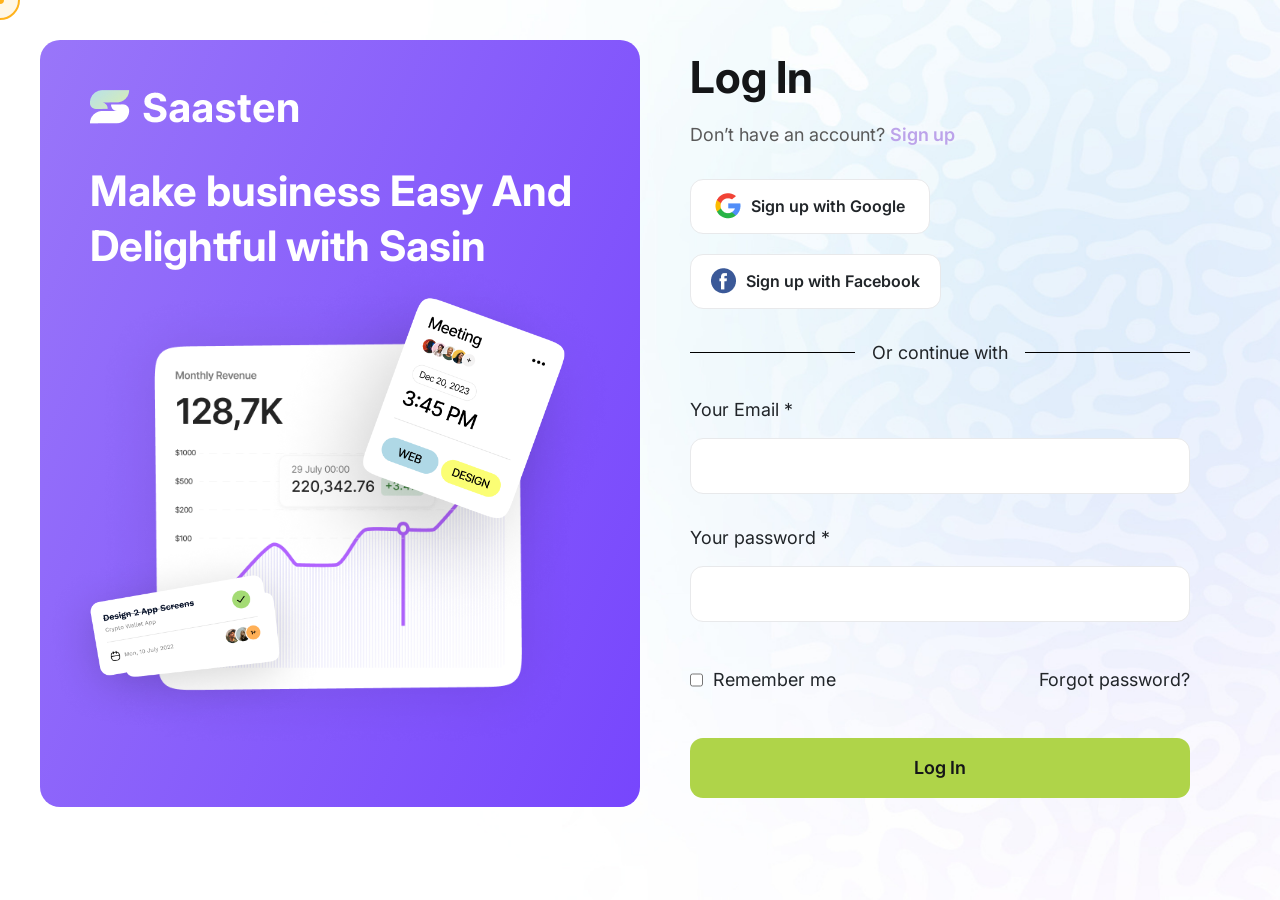
<file: sign-in.html>
<!DOCTYPE html>
  <html class="no-js" lang="ZXX">
    
    <meta http-equiv="content-type" content="text/html;charset=utf-8" />
    <head>
      <!-- Meta Tags -->
      <meta charset="utf-8" />
      <meta http-equiv="X-UA-Compatible" content="IE=edge" />
      <meta name="keywords" content="Site keywords here" />
      <meta name="description" content="#" />
      <meta name="viewport"content="width=device-width, initial-scale=1, shrink-to-fit=no"
      />

    <!-- Site Title -->
    <title>saastain - Creative Saas Landing Page</title>

    <!-- Fav Icon -->
    <link rel="icon" href="images/favicon.png" />

    <!-- Bootstrap -->
    <link rel="stylesheet" href="css/bootstrap.min.css" />
    <!-- Animate CSS -->
    <link rel="stylesheet" href="css/animate.min.css" />
    <!-- AOS CSS -->
    <link rel="stylesheet" href="css/aos.min.css" />
    <!-- FontAwesome -->
    <link rel="stylesheet" href="css/font-awesome-all.min.css" />
    <!-- Slick Slider CSS -->
    <link rel="stylesheet" href="css/slick-bundle.min.css" />
    <!-- Video Popup CSS -->
    <link rel="stylesheet" href="css/video-popup.min.css" />

    <!-- Main CSS -->
    <link rel="stylesheet" href="css/saasify.css" />
   <link rel="stylesheet" href="css/style.css">
  </head>

  <body>
    <section
      class="login-signup saastain-bg__cover"
      style="background-image: url('images/login-bg.jpg')"
    >
      <div class="container-fluid p-0">
        <div class="row">
          <div class="col-12">
            <!-- Welcome Banner -->
            <div class="login-signup__layout">
              <!-- Login Content -->
              <div class="login-signup__content">
                <div class="login-signup__logo">
                  <a href="#"><img src="images/logo-5.png" alt="#" /></a>
                </div>
                <h2 class="login-signup__title">
                  Make business Easy And Delightful with Sasin
                </h2>
                <div class="login-signup__imgs">
                  <div class="login-signup__thumb">
                    <img src="images/login-thumb.png" alt="#" />
                  </div>
                  <div
                    class="login-signup__sthumb login-signup__sthumb-1 saastain-anim-shape8"
                  >
                    <img src="images/login-thumb-1.png" alt="#" />
                  </div>
                  <div
                    class="login-signup__sthumb login-signup__sthumb-2 saastain-anim-shape8"
                  >
                    <img src="images/login-thumb-2.png" alt="#" />
                  </div>
                </div>
              </div>
              <!-- End Login Content -->
              <!-- Login Form -->
              <div class="login-signup__forms">
                <form action="#">
                  <!-- Heading -->
                  <div class="login-signup__forms-heading">
                    <h3 class="login-signup__forms-title">Log In</h3>
                    <p class="login-signup__forms-text">
                      Don’t have an account? <a href="sign-up.html">Sign up</a>
                    </p>
                  </div>
                  <div class="login-signup__buttons">
                    <a href="#" class="login-signup__buttons--single">
                      <img src="images/google-logo.png" /> Sign up with Google
                    </a>
                    <a href="#" class="login-signup__buttons--single">
                      <img src="images/facebook-logo.png" /> Sign up with
                      Facebook
                    </a>
                  </div>
                  <div class="login-signup-hr">
                    <span class="login-signup-hr__single"></span>
                    <span>Or continue with</span>
                    <span class="login-signup-hr__single"></span>
                  </div>
                  <div class="form-group">
                    <label>Your Email *</label>
                    <input type="email" placeholder="" />
                  </div>
                  <div class="form-group">
                    <label>Your password *</label>
                    <input type="password" placeholder="" />
                  </div>
                  <div class="form-group">
                    <div class="login-signup__space">
                      <div class="login-signup__checkbox">
                        <input id="checkbox" name="checkbox" type="checkbox" />
                        <label class="m-0" for="checkbox">Remember me</label>
                      </div>
                      <div class="login-signup__forget">
                        <a href="#">Forgot password?</a>
                      </div>
                    </div>
                  </div>
                  <div class="form-group">
                    <button type="submit" class="saastain-btn">Log In</button>
                  </div>
                </form>
              </div>
              <!-- End Login Form -->
            </div>
          </div>
        </div>
      </div>
    </section>

    <!-- Plugins JS -->
    <script src="js/jquery.min.js"></script>
    <script src="js/jquery-migrate.js"></script>
    <script src="js/bootstrap.min.js"></script>
    <script src="js/mouse-parallax.js"></script>
    <script src="js/waypoints.min.js"></script>
    <script src="js/jquery.counterup.min.js"></script>
    <script src="js/masonry.min.js"></script>
    <script src="js/slick-bundle.min.js"></script>
    <script src="js/imagesloaded.pkgd.min.js"></script>
    <script src="js/video-popup.min.js"></script>
    <script src="js/circle.js"></script>
    <script src="js/aos.min.js"></script>
    <script src="js/custom.js"></script>
    <!-- Gsaps Animations -->
    <script src="js/gsap.min.js"></script>
    <script src="js/ScrollSmoother.min.js"></script>
    <script src="js/ScrollTrigger.min.js"></script>
    <script src="js/split-text.min.js"></script>
  </body>

</html>
</file>
<file: css/saasify.css>
/*======================================
	Theme Default
========================================*/
@import url("https://fonts.googleapis.com/css2?family=Inter:wght@300;400;500;600;700;800;900&amp;display=swap");

* {
  font-family: "Inter", sans-serif;
}
:root {
  --primary_color: #bca3ea;
  --primary_color-2: #a4db74;
  --h7_primary_color: #52ee98;
  --hover_color: #afd449;
  --hover_color-2: #afd449;
  --heading_color: #151618;
  --heading_color-2: #252f4b;
  --text_color: #595959;
  --text_color-2: #646774;
  --input_color: #b1b1b1;
  --gray_bg: #f5f6fa;
  --offwhite_color: #fbfcfd;
  --border_color: #e8e9eb;
  --yellow: #ffb21c;
  --bg-color: #191919;
  --white: #ffffff;
  --black: #000000;
  --red_color: #e96161;
  --brand: #212224;
  --red-bg: #ffe2e9;
  --blue_color: #5c56ff;
  --ai_blue: #1904e5;
  --ai_main-black: #0a0118;
  --h5-paragraph: #939393;
  --h6-paragraph: #646774;
  --h6-gr: #a4db74;
  --h6-black: #252f4b;
  --h7-heading: #151618;
  --h7-paragraph: #7a7a7a;
  --gr-color: #b8e1e8;
  --h6-gradient-color: linear-gradient(113.04deg, #9a77f9 -2.43%, #7746fd 100%);
  --gradient-color: linear-gradient(113deg, #9a77f9 -2.43%, #7746fd 100%);
  --gradient-color-2: linear-gradient(101.03deg, #b8e1e8 0%, #d4ecba 100%);
  --h5-gradient: linear-gradient(94.31deg, #794aff 5.85%, #1904e5 95.44%);
  max-width: 100vw;
  overflow-x: hidden;
}

.style-2 {
  --primary_color: #a4db74;
  --hover_color: #afd449;
  --heading_color: #252f4b;
  --text_color: #646774;
}

h1,
h1 a,
h2,
h2 a,
h3,
h3 a,
h4,
h4 a,
h5,
h5 a,
h6,
h6 a {
  font-weight: 700;
  color: var(--heading_color);
  background-color: var(--gradient-color);
  line-height: 135%;
}
.style-2 h1,
h1 a,
h2,
h2 a,
h3,
h3 a,
h4,
h4 a,
h5,
h5 a,
h6,
h6 a {
  line-height: 130%;
}

table,
table tr,
table td,
table th {
  color: var(--heading_color);
}

.offwhite-color {
  color: var(--offwhite_color);
}
.offwhite-bg {
  background-color: var(--offwhite_color);
}
.container {
  max-width: 1320px;
}

.style-2 .container {
  max-width: 1345px;
}

@media (max-width: 1440.98px) {
  .style-2 .container {
    max-width: 1245px;
  }
}

.saastain-zindex-1 {
  z-index: 10000;
}
.saastain-zindex-2 {
  z-index: 20000;
}
.bg-transparent {
  background-color: transparent;
}
P {
  font-size: 18px;
  color: var(--text_color);
  font-weight: 400;
  line-height: 28px;
}

iframe {
  border: none;
}

a,
b,
div,
ul,
li {
  -webkit-tap-highlight-color: rgba(0, 0, 0, 0);
  -webkit-tap-highlight-color: transparent;
  -moz-outline-: none;
}

input[type="text"],
input[type="email"],
input[type="url"],
input[type="password"],
input[type="search"],
input[type="number"],
input[type="tel"],
input[type="range"],
input[type="date"],
input[type="month"],
input[type="week"],
input[type="time"],
input[type="datetime"],
input[type="datetime-local"],
input[type="color"],
textarea {
  -moz-outline: none;
  /* outline: none; */
  /* box-shadow: none; */
  /* color: var(--input_color); */
  /* border-color: #ccc #ccc #bbb; */
  border-radius: 4px;
  background: #e6e6e6;
  width: 100%;
}

input[type="text"]:focus,
input[type="email"]:focus,
input[type="url"]:focus,
input[type="password"]:focus,
input[type="search"]:focus,
input[type="number"]:focus,
input[type="tel"]:focus,
input[type="range"]:focus,
input[type="date"]:focus,
input[type="month"]:focus,
input[type="week"]:focus,
input[type="time"]:focus,
input[type="datetime"]:focus,
input[type="datetime-local"]:focus,
input[type="color"]:focus,
textarea:focus {
  color: var(--heading_color);
}

img:not([draggable]),
embed,
object,
video {
  max-width: 100%;
  height: auto;
}

a {
  text-decoration: none;
  outline: 0;
  color: var(--heading_color);
}
a:active,
a:focus,
a:hover,
a:visited {
  text-decoration: none;
  outline: 0;
  outline: none;
}

.style-2 a {
  color: var(--heading_color);
}

img {
  border: none;
  max-width: 100%;
  height: auto;
}
button:focus {
  -moz-outline: none;
  outline: none;
  box-shadow: none;
}
.section-padding {
  padding-top: 130px;
  padding-bottom: 130px;
}
.ov-hidden {
  overflow: hidden;
}
.saastain-hidden {
  opacity: 0 !important;
  visibility: hidden !important;
}
.form-control {
  box-shadow: none !important;
}
/* Cursor */
.saastain-mouse-move-big,
.saastain-mouse-move-sm {
  position: fixed;
  border-radius: 50%;
  -webkit-transform: translate(-50%, -50%);
  transform: translate(-50%, -50%);
  z-index: 4000001;
}
.saastain-mouse-move-big {
  width: 40px;
  height: 40px;
  border: 2px solid var(--yellow);
  left: 0;
  top: 0;
  pointer-events: none;
  -webkit-transition: 0.15s;
  transition: 0.15s;
  background: #ffb21c1c;
}
.saastain-mouse-move-sm {
  width: 8px;
  height: 8px;
  background-color: var(--yellow);
  left: 0;
  top: 0;
  pointer-events: none;
  -webkit-transition: 0.2s;
  transition: 0.2s;
}

/* Flex Styles */
.saastain-flex__center {
  display: flex;
  justify-content: center;
  align-items: center;
}
.saastain-flex__space {
  display: flex;
  justify-content: space-between;
  align-items: center;
}
.saastain-bg__cover {
  background-size: cover;
  background-position: relative;
  background-repeat: no-repeat;
}
.saastain-flex-wrap {
  flex-wrap: wrap;
}
.saastain-flex-start {
  display: flex !important;
  align-items: center;
  justify-content: start;
}
.saastain-flex-end {
  display: flex !important;
  align-items: end;
  justify-content: end;
}
.saastain-flex-between {
  display: flex !important;
  align-items: center;
  justify-content: space-between;
}
.saastain-jcontent-center {
  justify-content: center;
}
.saastain-aitems-center {
  align-items: center;
}
.saastain-flex-gap-150 {
  gap: 130px;
}
.saastain-flex-gap-10 {
  gap: 10px;
}
.saastain-flex-gap-5 {
  gap: 5px;
}
.saastain-flex-column {
  display: flex;
  flex-direction: column;
}
.saastain-flex-column-between {
  display: flex;
  flex-direction: column;
  justify-content: space-between;
}
.saastain-flex-gap-200 {
  gap: 200px;
}

/* Button */
.saastain-btn {
  font-size: 18px;
  font-weight: 600;
  line-height: 100%;
  text-align: center;
  background-color: transparent;
  border: 2px solid transparent;
  border-radius: 4px;
  padding: 18px 32px;
  display: inline-block;
  transition: 0.3s;
  color: var(--heading_color);
}

.style-2 .saastain-btn {
  line-height: initial;
  padding: 13px 35px;
  color: var(--heading_color);
  display: inline-flex;
  align-items: center;
  gap: 8px;
  justify-content: center;
}

.saastain-btn:hover {
  transform: scale(1.03);
}
.saastain-btn-hover:hover {
  background: transparent;
  border: 2px solid var(--yellow);
}
.primary-bg-hover:hover {
  background: transparent;
  color: var(--primary_color);
  border: 2px solid var(--primary_color);
}

.primary-bg-hover-1:hover {
  color: var(--black);
  border: 2px solid var(--black);
  background: transparent;
}
.saastain-btn__v2 {
  font-size: 18px;
  font-weight: 600;
  line-height: 100%;
  color: var(--heading_color);
  padding: 1.31rem 0;
  /* border: none; */
  background: none;
  border: 2px solid transparent;
  transition: 0.3s;
  display: inline-block;
  text-align: center;
  border-radius: 16px;
}
.saastain-btn__v2 svg {
  stroke: currentColor;
}

.style-2 .saastain-btn__v2 {
  border-radius: 4px;
  line-height: initial;
  color: var(--heading_color);
  text-align: center;
  display: inline-flex;
  align-items: center;
  justify-content: center;
  gap: 8px;
}

.saastain-btn:hover {
  box-shadow: 0 8px 12px 0 rgba(0, 0, 0, 0), 0 6px 10px 0 rgba(0, 0, 0, 0.08);
}
.saastain-btn__v2.pricing-button:hover {
  background: #fff !important;
  box-shadow: 0 8px 12px 0 rgba(0, 0, 0, 0), 0 6px 10px 0 rgba(0, 0, 0, 0.08);
}
.black-bg {
  background-color: var(--black) !important;
}

.white-text {
  color: var(--white) !important;
}

.saastain-btn__v3 {
  border-color: var(--primary_color);
  color: #fff !important;
}
.saastain-btn__v3:hover {
  border-color: transparent;
  color: var(--heading_color) !important;
  background-color: var(--primary_color);
}

.saastain-btn__v4 {
  background: var(--gradient-color-2);
}
.hr-line {
  width: 100%;
  height: 1px;
  background: #bca3ea30;
}
.white-text {
  color: var(--white);
}

.heading_color-text {
  color: var(--heading_color);
}

.heading-bg {
  border: 2px solid var(--heading_color);
  border-radius: 5.125rem;
  background: transparent;
}

.heading-hover:hover {
  border: 2px solid var(--heading_color);
  background: var(--heading_color);
  color: var(--white);
}

.heading-hover:hover svg path {
  fill: var(--white);
}

.second-bg {
  background-color: var(--bg-color);
}

.yellow-bg {
  background-color: var(--yellow) !important;
}

.gray-bg {
  background-color: var(--gray_bg) !important;
}

.yellow-text {
  color: var(--yellow) !important;
}

.text-color {
  color: var(--text_color);
}

.primary-bg {
  /* background-color: var(--primary_color); */
}

.blue-text {
  color: var(--blue_color);
}

/* Slick Slider */

.slick-dots {
  display: flex;
  list-style: none;
  padding: 0;
  margin: 0;
  gap: 30px;
  justify-content: center;
  align-items: center;
  margin-top: 40px;
}
.slick-dots li button {
  background: transparent;
  font-size: 0;
  width: 10px;
  height: 10px;
  background: #5e5e5e;
  border-radius: 100%;
  margin: 0;
  padding: 0;
  border: none;
}
.slick-dots li.slick-active button {
  background: var(--primary_color);
}

.slick-dots li {
  line-height: initial;
  margin: 0;
  gap: 0;
  line-height: initial;
  display: flex;
  position: relative;
  transition: all 0.3s ease;
}
.slick-dots li:before {
  content: "";
  width: 24px;
  height: 24px;
  position: absolute;
  border: 2px solid var(--primary_color);
  border-radius: 100%;
  left: -7px;
  top: -7px;
  opacity: 0;
  visibility: hidden;
  transition: all 0.3s ease;
}

.style-2 .slick-dots li:before {
  border: 2px solid var(--primary_color);
}

.slick-dots li.slick-active:before {
  opacity: 1;
  visibility: visible;
}

/* Margin */

.mb-r-3 {
  margin-bottom: 3.31rem;
}

.mr-20 {
  margin-right: 20px;
}

.mb-57 {
  margin-bottom: 57px;
}

.mt-r-2 {
  margin-top: 2.19rem;
}

.mt-r-56 {
  margin-top: 3.56rem;
}

.mt-r-3 {
  margin-top: 2.14rem;
}

.mb-b-30 {
  margin-bottom: 5.625rem;
}

.mb-r-113 {
  margin-bottom: 1.13rem;
}

.mb-57 {
  margin-bottom: 57px !important;
}

.mt-36 {
  margin-top: 36px;
}

.mt-11 {
  margin-top: 11px;
}

.mt-2 {
  margin-top: 2px;
}

.mt-40 {
  margin-top: 40px;
}

.mb-40 {
  margin-bottom: 40px;
}

.mt-42 {
  margin-top: 42px;
}

.mt-30 {
  margin-top: 30px;
}

.mx-30 {
  margin-left: 30px;
  margin-right: 30px;
}

.mt-60 {
  margin-top: 60px;
}

.mb-0 {
  margin-bottom: 0;
}

.mb-20 {
  margin-bottom: 20px;
}

.mt-130 {
  margin-top: 130px;
}

.mb-50 {
  margin-bottom: 50px;
}

.mt-160 {
  margin-top: 160px;
}

.py-20 {
  padding-top: 20px;
  padding-bottom: 20px;
}

.pt-35 {
  padding-top: 35px;
}

.pb-35 {
  padding-bottom: 35px;
}

.pl-30 {
  padding-left: 30px !important;
}

.pl-40 {
  padding-left: 40px;
}

.pr-40 {
  padding-right: 40px;
}

.border-radius-31 {
  border-radius: 31.25rem;
}
.style-2 .border-radius-31 {
  border-radius: 100px;
}
.gap-20 {
  gap: 20px;
}
.gap-30 {
  gap: 30px;
}

ul li a,
ul,
li,
ol,
li,
ol li a,
.list-group a,
b,
button,
a,
a::before,
tr,
td,
table {
  transition: all 0.3s ease;
  -webkkit-transition: all 0.3s ease;
  -moz-transition: all 0.3s ease;
}
a,
button,
input,
textarea {
  font-weight: 600;
}
img,
a,
input,
h1,
h2,
h3,
h4,
h5,
h6,
p,
label,
svg {
  -moz-transition: all 0.4s ease;
  -webkit-transition: all 0.4s ease;
  transition: all 0.4s ease;
}
dfn,
cite,
em,
i {
  font-style: italic;
}

section,
label,
div {
  position: relative;
}
address {
  margin: 0 0 1.5em;
}
pre {
  background: #eee;
  font-family: "Inter", sans-serif;
  font-size: 15px;
  font-size: 0.9375rem;
  line-height: 1.6;
  margin-bottom: 1.6em;
  max-width: 100%;
  overflow: auto;
  padding: 1.6em;
}
code,
kbd,
tt,
var {
  font-family: "Inter", sans-serif;
  font-size: 15px;
  font-size: 0.9375rem;
}
abbr,
acronym {
  border-bottom: 1px dotted #666;
  cursor: help;
}
mark,
ins {
  background: #fff9c0;
  text-decoration: none;
}
big {
  font-size: 125%;
}
html {
  -webkit-box-sizing: border-box;
  box-sizing: border-box;
  scroll-behavior: auto !important;
}
*,
*:before,
*:after {
  -webkit-box-sizing: inherit;
  box-sizing: inherit;
}
body {
  background: #fff;
  overflow-x: hidden;
}
hr {
  background-color: #ccc;
  border: 0;
  height: 1px;
  margin-bottom: 1.5em;
}

/* Custom Font Size */
.saastain-large-font {
  font-size: 44px;
}
@media (max-width: 992px) {
  .saastain-large-font {
    font-size: 20px;
  }
}

.list-none,
.list-none li {
  list-style: none;
  padding: 0;
  margin: 0;
}
.saastain-no-border {
  border: none !important;
}
.oy-hidden {
  overflow-x: hidden;
}
ul {
  list-style-type: disc;
}

a {
  display: inline-block;
}
dt {
  font-weight: bold;
}
dd {
  margin: 0 1.5em 1.5em;
}
img {
  height: auto;
  max-width: 100%;
}
figure {
  margin: 1em 0;
}
table {
  margin: 0 0 1.5em;
  width: 100%;
}
select {
  border: 1px solid #ccc;
}
.border-1px {
  border: 1px solid var(--border_color);
}
.border-transparent {
  border-color: transparent !important;
}
textarea {
  width: 100%;
  height: 170px !important;
}
a {
  color: inherit;
}
a:hover,
a:focus,
a:active {
  color: inherit;
}
a:hover,
a:active {
  outline: 0;
}
.screen-reader-text {
  border: 0;
  clip: rect(1px, 1px, 1px, 1px);
  -webkit-clip-path: inset(50%);
  clip-path: inset(50%);
  height: 1px;
  margin: -1px;
  overflow: hidden;
  padding: 0;
  position: absolute !important;
  width: 1px;
  word-wrap: normal !important;
}
.screen-reader-text:focus {
  background-color: #f1f1f1;
  border-radius: 3px;
  -webkit-box-shadow: 0 0 2px 2px rgba(0, 0, 0, 0.6);
  box-shadow: 0 0 2px 2px rgba(0, 0, 0, 0.6);
  clip: auto !important;
  -webkit-clip-path: none;
  clip-path: none;
  color: #21759b;
  display: block;
  font-size: 14px;
  font-size: 0.875rem;
  font-weight: bold;
  height: auto;
  left: 5px;
  line-height: normal;
  padding: 15px 23px 14px;
  text-decoration: none;
  top: 5px;
  width: auto;
  z-index: 100000;
}
#content[tabindex="-1"]:focus {
  outline: 0;
}
.alignleft {
  display: inline;
  float: left;
  margin-right: 1.5em;
}
.alignright {
  display: inline;
  float: right;
  margin-left: 1.5em;
}
.aligncenter {
  clear: both;
  display: block;
  margin-left: auto;
  margin-right: auto;
}
.clear:before,
.clear:after,
.entry-content:before,
.entry-content:after,
.comment-content:before,
.comment-content:after,
.site-header:before,
.site-header:after,
.site-content:before,
.site-content:after,
.site-footer:before,
.site-footer:after {
  content: "";
  display: table;
  table-layout: fixed;
}
.clear:after,
.entry-content:after,
.comment-content:after,
.site-header:after,
.site-content:after,
.site-footer:after {
  clear: both;
}
.widget {
  margin: 0 0 1.5em;
}
.widget select {
  max-width: 100%;
}
.sticky {
  display: block;
}
.hentry {
  margin: 0 0 1.5em;
}
.updated:not(.published) {
  display: none;
}
.page-content,
.entry-content,
.entry-summary {
  margin: 1.5em 0 0;
}
.page-links {
  clear: both;
  margin: 0 0 1.5em;
}
.comment-content a {
  word-wrap: break-word;
}
.bypostauthor {
  display: block;
}
.infinite-scroll .posts-navigation,
.infinite-scroll.neverending .site-footer {
  display: none;
}
.infinity-end.neverending .site-footer {
  display: block;
}
.page-content .wp-smiley,
.entry-content .wp-smiley,
.comment-content .wp-smiley {
  border: none;
  margin-bottom: 0;
  margin-top: 0;
  padding: 0;
}
embed,
iframe,
object {
  max-width: 100%;
}
.custom-logo-link {
  display: inline-block;
}

/* video popup waves */
@-webkit-keyframes waves {
  0% {
    -webkit-transform: scale(0.2, 0.2);
    transform: scale(0.2, 0.2);
    opacity: 0;
    -ms-filter: "progid:DXImageTransform.Microsoft.Alpha(Opacity=0)";
  }
  50% {
    opacity: 0.9;
    -ms-filter: "progid:DXImageTransform.Microsoft.Alpha(Opacity=90)";
  }
  100% {
    -webkit-transform: scale(0.9, 0.9);
    transform: scale(0.9, 0.9);
    opacity: 0;
    -ms-filter: "progid:DXImageTransform.Microsoft.Alpha(Opacity=0)";
  }
}
@keyframes waves {
  0% {
    -webkit-transform: scale(0.2, 0.2);
    transform: scale(0.2, 0.2);
    opacity: 0;
    -ms-filter: "progid:DXImageTransform.Microsoft.Alpha(Opacity=0)";
  }
  50% {
    opacity: 0.9;
    -ms-filter: "progid:DXImageTransform.Microsoft.Alpha(Opacity=90)";
  }
  100% {
    -webkit-transform: scale(0.9, 0.9);
    transform: scale(0.9, 0.9);
    opacity: 0;
    -ms-filter: "progid:DXImageTransform.Microsoft.Alpha(Opacity=0)";
  }
}
.saastain-section__border {
  content: "";
  width: 72%;
  left: 0;
  height: 1px;
  background: #eaeaea;
}
.swiper-button-next,
.swiper-button-prev {
  position: relative;
  top: 0;
  width: auto;
  height: auto;
  margin-top: auto;
  z-index: 10;
  cursor: pointer;
  display: flex;
  align-items: initial;
  justify-content: center;
  color: #2c8bff;
  margin: 0;
  left: 0;
}
.swiper-button-next:after,
.swiper-button-prev:after {
  font-size: 20px;
}

.saastain-section__slide {
  display: flex;
  justify-content: space-between;
  width: 100%;
  align-items: center;
}
.saastain-controls {
  display: flex;
  align-items: center;
  gap: 10px;
}
.accordion-button:not(.collapsed)::after {
  background-image: url("data:image/svg+xml,%3csvg xmlns='http://www.w3.org/2000/svg' viewBox='0 0 16 16' fill='%7E8BA0'%3e%3cpath fill-rule='evenodd' d='M1.646 4.646a.5.5 0 0 1 .708 0L8 10.293l5.646-5.647a.5.5 0 0 1 .708.708l-6 6a.5.5 0 0 1-.708 0l-6-6a.5.5 0 0 1 0-.708z'/%3e%3c/svg%3e");
}
/*======================================
    Padding Margin
========================================*/
.pd-btm-0 {
  padding-bottom: 0px !important;
}
.pd-top-10 {
  padding-top: 10px;
}
.pd-top-15 {
  padding-top: 15px;
}
.pd-top-20 {
  padding-top: 20px;
}
.pd-top-30 {
  padding-top: 30px;
}
.pd-top-40 {
  padding-top: 40px;
}
.pd-top-50 {
  padding-top: 50px;
}
.pd-top-60 {
  padding-top: 60px;
}
.pd-top-70 {
  padding-top: 70px;
}
.pd-top-80 {
  padding-top: 80px;
}
.pd-top-90 {
  padding-top: 90px;
}
.pd-top-100 {
  padding-top: 100px;
}
.pd-top-110 {
  padding-top: 110px;
}
.pd-top-120 {
  padding-top: 120px;
}
.pd-top-130 {
  padding-top: 130px;
}
.pd-btm-10 {
  padding-bottom: 10px;
}
.pd-btm-15 {
  padding-bottom: 15px;
}
.pd-btm-20 {
  padding-bottom: 20px;
}
.pd-btm-30 {
  padding-bottom: 30px;
}
.pd-btm-40 {
  padding-bottom: 40px;
}
.pd-btm-50 {
  padding-bottom: 50px;
}
.pd-btm-60 {
  padding-bottom: 60px;
}
.pd-btm-70 {
  padding-bottom: 70px;
}
.pd-btm-80 {
  padding-bottom: 80px;
}
.pd-btm-90 {
  padding-bottom: 90px;
}
.pd-btm-100 {
  padding-bottom: 100px;
}
.pd-btm-110 {
  padding-bottom: 110px;
}
.pd-btm-120 {
  padding-bottom: 120px;
}
.pd-btm-130 {
  padding-bottom: 130px;
}

.mg-top-10 {
  margin-top: 10px !important;
}
.mg-top-15 {
  margin-top: 15px !important;
}
.mg-top-20 {
  margin-top: 20px !important;
}
.mg-top-25 {
  margin-top: 25px !important;
}
.mg-top-30 {
  margin-top: 30px !important;
}
.mg-top-35 {
  margin-top: 35px !important;
}
.mg-top-40 {
  margin-top: 40px !important;
}
.mg-top-45 {
  margin-top: 45px !important;
}
.mg-top-50 {
  margin-top: 50px !important;
}
.mg-top-60 {
  margin-top: 60px !important;
}
.mg-top-70 {
  margin-top: 70px !important;
}
.mg-top-80 {
  margin-top: 80px !important;
}
.mg-top-90 {
  margin-top: 90px !important;
}
.mg-top-100 {
  margin-top: 100px !important;
}
.mg-top-110 {
  margin-top: 110px !important;
}
.mg-top-120 {
  margin-top: 120px !important;
}
.mg-top-130 {
  margin-top: 130px !important;
}
.mg-btm-10 {
  margin-bottom: 10px !important;
}
.mg-btm-15 {
  margin-bottom: 15px !important;
}
.mg-btm-20 {
  margin-bottom: 20px !important;
}
.mg-btm-25 {
  margin-bottom: 25px !important;
}
.mg-btm-30 {
  margin-bottom: 30px !important;
}
.mg-btm-35 {
  margin-bottom: 35px !important;
}
.mg-btm-40 {
  margin-bottom: 40px !important;
}
.mg-btm-50 {
  margin-bottom: 50px !important;
}
.mg-btm-60 {
  margin-bottom: 60px !important;
}
.mg-btm-70 {
  margin-bottom: 70px !important;
}
.mg-btm-80 {
  margin-bottom: 80px !important;
}
.mg-btm-90 {
  margin-bottom: 90px !important;
}
.mg-btm-100 {
  margin-bottom: 100px !important;
}
.mg-btm-110 {
  margin-bottom: 110px !important;
}
.mg-btm-120 {
  margin-bottom: 120px !important;
}
@media only screen and (min-width: 1200px) {
  .pd-left-60-lg {
    padding-left: 60px;
  }
}

@media only screen and (min-width: 0px) and (max-width: 991px) {
  .section-padding {
    padding: 80px 0 !important;
  }
}
/* Border */
.border-top-2px {
  border-top: 2px solid #ececec;
}

/* Section Title */
.section-title {
  font-size: 2.75rem;
  font-weight: 700;
}

.section-label {
  font-size: 18px;
  font-weight: 600;
  color: var(--red_color);
  background: var(--red-bg);
  border-radius: 50px;
  display: inline-block;
  padding: 13px 23px;
  line-height: 100%;
}
.svg-current svg {
  fill: currentColor;
}
/* Animations */
.animated {
  -webkit-animation-duration: 1s;
  animation-duration: 1s;
  -webkit-animation-fill-mode: both;
  animation-fill-mode: both;
}

@-webkit-keyframes jump {
  0% {
    -webkit-transform: translate3d(0, 0, 0);
    transform: translate3d(0, 0, 0);
  }

  40% {
    -webkit-transform: translate3d(0, 50%, 0);
    transform: translate3d(0, 50%, 0);
  }

  100% {
    -webkit-transform: translate3d(0, 0, 0);
    transform: translate3d(0, 0, 0);
  }
}

@keyframes jump {
  0% {
    -webkit-transform: translate3d(0, 0, 0);
    transform: translate3d(0, 0, 0);
  }

  40% {
    -webkit-transform: translate3d(0, 50%, 0);
    transform: translate3d(0, 50%, 0);
  }

  100% {
    -webkit-transform: translate3d(0, 0, 0);
    transform: translate3d(0, 0, 0);
  }
}

@-webkit-keyframes jumpTwo {
  0% {
    -webkit-transform: translate3d(0, 0, 0);
    transform: translate3d(0, 0, 0);
  }

  40% {
    -webkit-transform: translate3d(0, 20px, 0);
    transform: translate3d(0, 20px, 0);
  }

  100% {
    -webkit-transform: translate3d(0, 0, 0);
    transform: translate3d(0, 0, 0);
  }
}

@keyframes jumpTwo {
  0% {
    -webkit-transform: translate3d(0, 0, 0);
    transform: translate3d(0, 0, 0);
  }

  40% {
    -webkit-transform: translate3d(0, 20px, 0);
    transform: translate3d(0, 40px, 0);
  }

  100% {
    -webkit-transform: translate3d(0, 0, 0);
    transform: translate3d(0, 0, 0);
  }
}
@-webkit-keyframes jumpThree {
  0% {
    -webkit-transform: translate3d(0, 0, 0);
    transform: translate3d(0, 0, 0);
  }

  40% {
    -webkit-transform: translate3d(0, -20px, 0);
    transform: translate3d(0, -20px, 0);
  }

  100% {
    -webkit-transform: translate3d(0, 0, 0);
    transform: translate3d(0, 0, 0);
  }
}

@keyframes jumpThree {
  0% {
    -webkit-transform: translate3d(0, 0, 0);
    transform: translate3d(0, 0, 0);
  }

  40% {
    -webkit-transform: translate3d(0, -20px, 0);
    transform: translate3d(0, -20px, 0);
  }

  100% {
    -webkit-transform: translate3d(0, 0, 0);
    transform: translate3d(0, 0, 0);
  }
}

@-webkit-keyframes jumpFour {
  0% {
    -webkit-transform: translate3d(0, 0, 0);
    transform: translate3d(0, 0, 0);
  }

  50% {
    -webkit-transform: translate3d(0, -10px, 0);
    transform: translate3d(0, -10px, 0);
  }

  100% {
    -webkit-transform: translate3d(0, 0, 0);
    transform: translate3d(0, 0, 0);
  }
}

@keyframes jumpFour {
  0% {
    -webkit-transform: translate3d(0, 0, 0);
    transform: translate3d(0, 0, 0);
  }

  50% {
    -webkit-transform: translate3d(0, -10px, 0);
    transform: translate3d(0, -10px, 0);
  }

  100% {
    -webkit-transform: translate3d(0, 0, 0);
    transform: translate3d(0, 0, 0);
  }
}

@-webkit-keyframes jumpFive {
  0% {
    -webkit-transform: translate3d(0, 0, 0);
    transform: translate3d(0, 0, 0);
  }

  50% {
    -webkit-transform: translate3d(0, 10px, 0);
    transform: translate3d(0, 10px, 0);
  }

  100% {
    -webkit-transform: translate3d(0, 0, 0);
    transform: translate3d(0, 0, 0);
  }
}

@keyframes jumpFive {
  0% {
    -webkit-transform: translate3d(0, 0, 0);
    transform: translate3d(0, 0, 0);
  }

  50% {
    -webkit-transform: translate3d(0, 10px, 0);
    transform: translate3d(0, 10px, 0);
  }

  100% {
    -webkit-transform: translate3d(0, 0, 0);
    transform: translate3d(0, 0, 0);
  }
}

@-webkit-keyframes prXOne {
  0% {
    -webkit-transform: translateX(0);
    transform: translateX(0);
  }

  50% {
    -webkit-transform: translateX(-15px);
    transform: translateX(-15px);
  }

  100% {
    -webkit-transform: translateX(0);
    transform: translateX(0);
  }
}

@keyframes prXOne {
  0% {
    -webkit-transform: translateX(0);
    transform: translateX(0);
  }

  50% {
    -webkit-transform: translateX(-15px);
    transform: translateX(-15px);
  }

  100% {
    -webkit-transform: translateX(0);
    transform: translateX(0);
  }
}

@-webkit-keyframes prXTwo {
  0% {
    -webkit-transform: translateX(0);
    transform: translateX(0);
  }

  50% {
    -webkit-transform: translateX(15px);
    transform: translateX(15px);
  }

  100% {
    -webkit-transform: translateX(0);
    transform: translateX(0);
  }
}

@keyframes prXTwo {
  0% {
    -webkit-transform: translateX(0);
    transform: translateX(0);
  }

  50% {
    -webkit-transform: translateX(15px);
    transform: translateX(15px);
  }

  100% {
    -webkit-transform: translateX(0);
    transform: translateX(0);
  }
}

@-webkit-keyframes rotated {
  0% {
    -webkit-transform: rotate(0);
    transform: rotate(0);
  }

  100% {
    -webkit-transform: rotate(360deg);
    transform: rotate(360deg);
  }
}

@keyframes rotated {
  0% {
    -webkit-transform: rotate(0);
    transform: rotate(0);
  }

  100% {
    -webkit-transform: rotate(360deg);
    transform: rotate(360deg);
  }
}

@-webkit-keyframes rotatedTwo {
  0% {
    -webkit-transform: rotate(0);
    transform: rotate(0);
  }

  100% {
    -webkit-transform: rotate(-360deg);
    transform: rotate(-360deg);
  }
}

@keyframes rotatedTwo {
  0% {
    -webkit-transform: rotate(0);
    transform: rotate(0);
  }

  100% {
    -webkit-transform: rotate(-360deg);
    transform: rotate(-360deg);
  }
}

@-webkit-keyframes rotatedHalf {
  0% {
    -webkit-transform: rotate(0);
    transform: rotate(0);
  }

  50% {
    -webkit-transform: rotate(90deg);
    transform: rotate(90deg);
  }

  100% {
    -webkit-transform: rotate(0);
    transform: rotate(0);
  }
}

@keyframes rotatedHalf {
  0% {
    -webkit-transform: rotate(0);
    transform: rotate(0);
  }

  50% {
    -webkit-transform: rotate(90deg);
    transform: rotate(90deg);
  }

  100% {
    -webkit-transform: rotate(0);
    transform: rotate(0);
  }
}

@-webkit-keyframes rotatedHalfTwo {
  0% {
    -webkit-transform: rotate(-90deg);
    transform: rotate(-90deg);
  }

  100% {
    -webkit-transform: rotate(90deg);
    transform: rotate(90deg);
  }
}

@keyframes rotatedHalfTwo {
  0% {
    -webkit-transform: rotate(-90deg);
    transform: rotate(-90deg);
  }

  100% {
    -webkit-transform: rotate(90deg);
    transform: rotate(90deg);
  }
}

@-webkit-keyframes scale-upOne {
  0% {
    -webkit-transform: scale(1);
    transform: scale(1);
  }

  50% {
    -webkit-transform: scale(0.85);
    transform: scale(0.85);
  }

  100% {
    -webkit-transform: scale(1);
    transform: scale(1);
  }
}

@keyframes scale-upOne {
  0% {
    -webkit-transform: scale(1);
    transform: scale(1);
  }

  50% {
    -webkit-transform: scale(0.85);
    transform: scale(0.85);
  }

  100% {
    -webkit-transform: scale(1);
    transform: scale(1);
  }
}

@-webkit-keyframes scale-right {
  0% {
    -webkit-transform: translateX(0);
    transform: translateX(0);
  }

  50% {
    -webkit-transform: translateX(20%);
    transform: translateX(20%);
  }

  100% {
    -webkit-transform: translateX(0);
    transform: translateX(0);
  }
}

@keyframes tpfadeInDown {
  0% {
    opacity: 0;
    -webkit-transform: translateX(-20px);
    transform: translateX(-20px);
  }

  100% {
    opacity: 1;
    -webkit-transform: translateX(0);
    transform: translateX(0);
  }
}

@keyframes scale-right {
  0% {
    -webkit-transform: translateX(0);
    transform: translateX(0);
  }

  50% {
    -webkit-transform: translateX(20%);
    transform: translateX(20%);
  }

  100% {
    -webkit-transform: translateX(0);
    transform: translateX(0);
  }
}

@-webkit-keyframes fade-in {
  0% {
    opacity: 0.2;
  }

  40% {
    opacity: 1;
  }

  100% {
    opacity: 0.2;
  }
}

@keyframes fade-in {
  0% {
    opacity: 0.2;
  }

  40% {
    opacity: 1;
  }

  100% {
    opacity: 0.2;
  }
}

@keyframes hvr-ripple-out {
  0% {
    top: -5px;
    right: -5px;
    bottom: -5px;
    left: -5px;
  }

  50% {
    top: -15px;
    right: -15px;
    bottom: -15px;
    left: -15px;
    opacity: 0.8;
  }

  100% {
    top: -5px;
    right: -5px;
    bottom: -5px;
    left: -5px;
    opacity: 1;
  }
}

@keyframes hvr-ripple-out-two {
  0% {
    top: 0;
    right: 0;
    bottom: 0;
    left: 0;
  }

  100% {
    top: -30px;
    right: -30px;
    bottom: -30px;
    left: -30px;
    opacity: 0;
  }
}

@-webkit-keyframes scale-up-one {
  0% {
    -webkit-transform: scale(1);
    transform: scale(1);
  }

  40% {
    -webkit-transform: scale(0.5);
    transform: scale(0.5);
  }

  100% {
    -webkit-transform: scale(1);
    transform: scale(1);
  }
}

@keyframes scale-up-one {
  0% {
    -webkit-transform: scale(1);
    transform: scale(1);
  }

  40% {
    -webkit-transform: scale(0.5);
    transform: scale(0.5);
  }

  100% {
    -webkit-transform: scale(1);
    transform: scale(1);
  }
}

@-webkit-keyframes scale-up-two {
  0% {
    -webkit-transform: scale(0.5);
    transform: scale(0.5);
  }

  40% {
    -webkit-transform: scale(0.8);
    transform: scale(0.8);
  }

  100% {
    -webkit-transform: scale(0.5);
    transform: scale(0.5);
  }
}

@keyframes scale-up-two {
  0% {
    -webkit-transform: scale(0.5);
    transform: scale(0.5);
  }

  40% {
    -webkit-transform: scale(0.8);
    transform: scale(0.8);
  }

  100% {
    -webkit-transform: scale(0.5);
    transform: scale(0.5);
  }
}

@-webkit-keyframes scale-up-three {
  0% {
    -webkit-transform: scale(1);
    transform: scale(1);
  }

  40% {
    -webkit-transform: scale(2);
    transform: scale(2);
  }

  100% {
    -webkit-transform: scale(1);
    transform: scale(1);
  }
}

@keyframes scale-up-three {
  0% {
    -webkit-transform: scale(1);
    transform: scale(1);
  }

  40% {
    -webkit-transform: scale(2);
    transform: scale(2);
  }

  100% {
    -webkit-transform: scale(1);
    transform: scale(1);
  }
}

@-webkit-keyframes jump5p {
  0% {
    -webkit-transform: translate3d(0, 0, 0);
    transform: translate3d(0, 0, 0);
  }

  40% {
    -webkit-transform: translate3d(0, 5px, 0);
    transform: translate3d(0, 5px, 0);
  }

  100% {
    -webkit-transform: translate3d(0, 0, 0);
    transform: translate3d(0, 0, 0);
  }
}

@keyframes jump5p {
  0% {
    -webkit-transform: translate3d(0, 0, 0);
    transform: translate3d(0, 0, 0);
  }

  40% {
    -webkit-transform: translate3d(0, 5px, 0);
    transform: translate3d(0, 5px, 0);
  }

  100% {
    -webkit-transform: translate3d(0, 0, 0);
    transform: translate3d(0, 0, 0);
  }
}

@-webkit-keyframes jump5pRsv {
  0% {
    -webkit-transform: translate3d(0, 0, 0);
    transform: translate3d(0, 0, 0);
  }

  40% {
    -webkit-transform: translate3d(0, -5px, 0);
    transform: translate3d(0, -5px, 0);
  }

  100% {
    -webkit-transform: translate3d(0, 0, 0);
    transform: translate3d(0, 0, 0);
  }
}

@keyframes jump5pRsv {
  0% {
    -webkit-transform: translate3d(0, 0, 0);
    transform: translate3d(0, 0, 0);
  }

  40% {
    -webkit-transform: translate3d(0, -5px, 0);
    transform: translate3d(0, -5px, 0);
  }

  100% {
    -webkit-transform: translate3d(0, 0, 0);
    transform: translate3d(0, 0, 0);
  }
}

@keyframes moveclouds {
  0% {
    margin-left: 200px;
  }

  100% {
    margin-left: -200px;
  }
}

@-webkit-keyframes moveclouds {
  0% {
    margin-left: 200px;
  }

  100% {
    margin-left: -200px;
  }
}

@keyframes moveclouds2 {
  0% {
    margin-right: 200px;
  }

  100% {
    margin-right: -200px;
  }
}

@-webkit-keyframes moveclouds2 {
  0% {
    margin-right: 200px;
  }

  100% {
    margin-right: -200px;
  }
}

@keyframes moveUp {
  0% {
    transform: translateY(0);
  }

  100% {
    transform: translateY(-70%);
  }
}

@-webkit-keyframes moveUp {
  0% {
    transform: translateY(0);
  }

  100% {
    transform: translateY(-70%);
  }
}
@keyframes tpfadeUp {
  0% {
    opacity: 0;
    -webkit-transform: translateY(40px);
    transform: translateY(40px);
  }

  100% {
    opacity: 1;
    -webkit-transform: translateY(0);
    transform: translateY(0);
  }
}

.tpfadeUp {
  -webkit-animation-name: tpfadeUp;
  animation-name: tpfadeUp;
}

@-webkit-keyframes tpfadeLeft {
  0% {
    opacity: 0;
    -webkit-transform: translateX(-30px);
    transform: translateX(-30px);
  }

  100% {
    opacity: 1;
    -webkit-transform: translateX(0);
    transform: translateX(0);
  }
}

@keyframes tpfadeLeft {
  0% {
    opacity: 0;
    -webkit-transform: translateX(-30px);
    -ms-transform: translateX(-30px);
    transform: translateX(-30px);
  }

  100% {
    opacity: 1;
    -webkit-transform: translateX(0);
    -ms-transform: translateX(0);
    transform: translateX(0);
  }
}

.tpfadeLeft {
  -webkit-animation-name: tpfadeLeft;
  animation-name: tpfadeLeft;
}

@-webkit-keyframes tpfadeRight {
  0% {
    opacity: 0;
    -webkit-transform: translateX(30px);
    transform: translateX(30px);
  }

  100% {
    opacity: 1;
    -webkit-transform: translateX(0);
    transform: translateX(0);
  }
}

@keyframes tpfadeRight {
  0% {
    opacity: 0;
    -webkit-transform: translateX(30px);
    -ms-transform: translateX(30px);
    transform: translateX(30px);
  }

  100% {
    opacity: 1;
    -webkit-transform: translateX(0);
    -ms-transform: translateX(0);
    transform: translateX(0);
  }
}

.tpfadeRight {
  -webkit-animation-name: tpfadeRight;
  animation-name: tpfadeRight;
}

@-webkit-keyframes fadeInRight {
  0% {
    opacity: 0;
    -webkit-transform: translateX(30px);
    transform: translateX(30px);
  }

  100% {
    opacity: 1;
    -webkit-transform: translateX(0);
    transform: translateX(0);
  }
}

@keyframes fadeInRight {
  0% {
    opacity: 0;
    -webkit-transform: translateX(30px);
    -ms-transform: translateX(30px);
    transform: translateX(30px);
  }

  100% {
    opacity: 1;
    -webkit-transform: translateX(0);
    -ms-transform: translateX(0);
    transform: translateX(0);
  }
}

.fadeInRight {
  -webkit-animation-name: fadeInRight;
  animation-name: fadeInRight;
}

@-webkit-keyframes tpfadeIn {
  0% {
    opacity: 0;
  }

  100% {
    opacity: 1;
  }
}

@keyframes tpfadeIn {
  0% {
    opacity: 0;
  }

  100% {
    opacity: 1;
  }
}
@keyframes tpupdown {
  0% {
    -webkit-transform: translateY(0);
    -moz-transform: translateY(0);
    -ms-transform: translateY(0);
    -o-transform: translateY(0);
    transform: translateY(0);
  }
  100% {
    -webkit-transform: translateY(-20px);
    -moz-transform: translateY(-20px);
    -ms-transform: translateY(-20px);
    -o-transform: translateY(-20px);
    transform: translateY(-20px);
  }
}
@keyframes zoom {
  0% {
    transform: scale(0.5);
  }
  50% {
    transform: scale(1);
  }
  100% {
    transform: scale(0.5);
  }
}
@keyframes zoom2 {
  0% {
    transform: scale(0.9);
  }
  50% {
    transform: scale(1);
  }
  100% {
    transform: scale(0.9);
  }
}

@keyframes rotate2 {
  from {
    transform: rotate(0deg);
  }
  to {
    transform: rotate(360deg);
  }
}

@keyframes moving {
  0% {
    transform: translatey(0px);
  }
  20% {
    transform: translateX(-50px);
  }
  50% {
    transform: translatey(-40px);
  }
  100% {
    transform: translatey(0px);
  }
}

@keyframes tptranslateX2 {
  0% {
    -webkit-transform: translateX(-30px);
    -moz-transform: translateX(-30px);
    -ms-transform: translateX(-30px);
    -o-transform: translateX(-30px);
    transform: translateX(-30px);
  }
  100% {
    -webkit-transform: translatXY(20px);
    -moz-transform: translateX(20px);
    -ms-transform: translateX(20px);
    -o-transform: translateX(20px);
    transform: translateX(20px);
  }
}

@keyframes play-btn-1 {
  0% {
    -webkit-transform: scale(1);
    -moz-transform: scale(1);
    -ms-transform: scale(1);
    -o-transform: scale(1);
    transform: scale(1);
    opacity: 1;
  }
  100% {
    -webkit-transform: scale(1.5);
    -moz-transform: scale(1.5);
    -ms-transform: scale(1.5);
    -o-transform: scale(1.5);
    transform: scale(1.5);
    opacity: 0;
  }
}
@keyframes play-btn-2 {
  0% {
    -webkit-transform: scale(1);
    -moz-transform: scale(1);
    -ms-transform: scale(1);
    -o-transform: scale(1);
    transform: scale(1);
    opacity: 1;
  }
  100% {
    -webkit-transform: scale(2);
    -moz-transform: scale(2);
    -ms-transform: scale(2);
    -o-transform: scale(2);
    transform: scale(2);
    opacity: 0;
  }
}
.saastain-anim-shape1 {
  animation: rotate2 15s linear infinite;
}
.saastain-anim-shape2 {
  animation: jumpTwo 4s infinite linear;
}
.saastain-anim-shape3 {
  animation: moving 9s linear infinite;
}
.saastain-anim-shape4 {
  animation: tpupdown 0.8s infinite alternate;
}
.saastain-anim-shape5 {
  animation: moving 9s linear infinite;
}
.saastain-anim-shape6 {
  animation: none;
}
.saastain-anim-shape7 {
  animation: moving 7s linear infinite;
}
.saastain-anim-shape8 {
  animation: none;
}
.saastain-anim-shape9 {
  animation: zoom 7s infinite;
}
.saastain-anim-shape10 {
  animation: tptranslateY2 4s infinite alternate;
}

/* Theme ScrollUp */
.scrollToTop {
  right: 50px;
  z-index: 33;
  bottom: 50px;
  position: fixed;
  text-align: center;
  opacity: 0;
  transform: translateX(50px);
  visibility: hidden;
  -webkit-transition: all 1s ease;
  -moz-transition: all 1s ease;
  transition: all 1s ease;
  font-size: 14px;
  transition: all 0.4s ease;
  padding: 0;
  color: var(--heading_color) !important;
  border-radius: 30px;
  display: flex;
  align-items: center;
  box-shadow: 0px 9px 126px rgba(20, 0, 255, 0.06);
  z-index: 999999999;
  background: var(--primary_color) !important;
  width: 50px;
  height: 50px;
  line-height: 50px;
  text-align: center;
  display: flex;
  justify-content: center;
  align-items: center;
  transition: all 0.3s ease;
}
.style-2 .scrollToTop {
  background: #ffb21c;
}
.scrollToTop:hover {
  transform: scale(1.1) !important;
}

.style-2 .scrollToTop:hover {
  transform: scale(0.8) !important;
}

.scrollToTop img {
  max-width: 38px;
}
.scrollToTop:hover {
  opacity: 0.8;
}
.scrollToTop.show {
  opacity: 1;
  visibility: visible;
  transform: translateX(0px);
}
@media only screen and (max-width: 1550px) {
  .scrollToTop {
    right: 30px;
    bottom: 20px;
    width: 40px;
    height: 40px;
  }
  .scrollToTop img {
    max-width: 30px;
  }
}
@media only screen and (max-width: 991px) {
  .scrollToTop {
    right: 20px;
    bottom: 20px;
  }
  .scrollToTop img {
    max-width: 24px;
  }
}

/* Animation Keyframes */
@-webkit-keyframes glide {
  from {
    left: 0px;
    top: 0px;
  }

  to {
    left: 0px;
    top: 20px;
  }
}

@-webkit-keyframes slide-top {
  0% {
    -webkit-transform: translateY(0);
    transform: translateY(0);
  }
  100% {
    -webkit-transform: translateY(-50px);
    transform: translateY(-50px);
  }
}

@-webkit-keyframes MoveUpDown {
  from {
    bottom: 63px;
  }
  to {
    bottom: 400px;
  }
}
@-webkit-keyframes action {
  0% {
    transform: translateY(0);
  }
  100% {
    transform: translateY(-10px);
  }
}
@keyframes action {
  0% {
    transform: translateY(0);
  }
  100% {
    transform: translateY(-10px);
  }
}

@keyframes animatemove {
  0% {
    transform: translateX(0);
  }
  100% {
    transform: translateX(-100%);
  }
}

/* Preloader */
.preloader {
  position: fixed;
  top: 0;
  left: 0;
  z-index: 999999999;
  width: 100%;
  height: 100%;
  background-color: #fff;
  overflow: hidden;
}
.preloader-inner {
  position: absolute;
  top: 50%;
  left: 50%;
  -webkit-transform: translate(-50%, -50%);
  transform: translate(-50%, -50%);
}
.preloader-icon {
  width: 100px;
  height: 100px;
  display: inline-block;
  padding: 0;
}
.preloader-icon span {
  position: absolute;
  display: inline-block;
  width: 100px;
  height: 100px;
  border-radius: 100%;
  background: var(--blue_color);
  -webkit-animation: preloader-fx 1.6s linear infinite;
  animation: preloader-fx 1.6s linear infinite;
}
.preloader-icon span:last-child {
  animation-delay: -0.8s;
  -webkit-animation-delay: -0.8s;
}
@keyframes preloader-fx {
  0% {
    -webkit-transform: scale(0, 0);
    transform: scale(0, 0);
    opacity: 0.5;
  }
  100% {
    -webkit-transform: scale(1, 1);
    transform: scale(1, 1);
    opacity: 0;
  }
}
@-webkit-keyframes preloader-fx {
  0% {
    -webkit-transform: scale(0, 0);
    opacity: 0.5;
  }
  100% {
    -webkit-transform: scale(1, 1);
    opacity: 0;
  }
}

@keyframes rotate2 {
  from {
    transform: rotate(0deg);
  }
  to {
    transform: rotate(360deg);
  }
}

@keyframes moving {
  0% {
    transform: translatey(0px);
  }
  20% {
    transform: translateX(-50px);
  }
  50% {
    transform: translatey(-40px);
  }
  100% {
    transform: translatey(0px);
  }
}

@keyframes tptranslateX2 {
  0% {
    -webkit-transform: translateX(-30px);
    -moz-transform: translateX(-30px);
    -ms-transform: translateX(-30px);
    -o-transform: translateX(-30px);
    transform: translateX(-30px);
  }
  100% {
    -webkit-transform: translatXY(20px);
    -moz-transform: translateX(20px);
    -ms-transform: translateX(20px);
    -o-transform: translateX(20px);
    transform: translateX(20px);
  }
}

@media only screen and (max-width: 1200px) {
  p {
    font-size: 16px;
  }
  .section-title {
    font-size: 35px;
  }
  .section-label {
    font-size: 16px;
  }
}
@media only screen and (max-width: 767px) {
  .saastain-btn,
  .saastain-btn__v2 {
    font-size: 15px;
    padding: 14px 28px;
  }
  .section-title {
    font-size: 25px;
  }
  .section-title br,
  .section-text br {
    display: none;
  }
}

@media only screen and (min-width: 1400px) {
  .rr-mg-50 {
    margin-right: 50px;
  }
  .rl-mg-50 {
    margin-left: 50px;
  }
}
@media only screen and (min-width: 1200px) {
  .rl-mg-100 {
    margin-left: 100px;
  }
}
.z-index-1k {
  z-index: 1000 !important;
}

@media only screen and (min-width: 900px) {
  .saastain-anim-shape6 {
    animation: tptranslateX2 4s infinite alternate;
  }
  .saastain-anim-shape8 {
    animation: jumpTwo 4s infinite linear;
  }
}
/*======================================
	End Theme Default
========================================*/
</file>
<file: css/style.css>
/* =====================================
Website Name: saastain 
Description: Multipurpose Saas Landing Page HTML5.
author      :Atik Masud
Version:  1.0
========================================*/

/*======================================
[ CSS Sections ]
* Header CSS
* Sections CSS
  + Hero Area
  + Services
  + Testimonials
  + Pricing CSS
  + Tabs CSS
  + Integrations CSS
  + Blog CSS
  + Team CSS
  + Contact CSS
  + 404 CSS
* Blog CSS
* Components CSS
* Footer CSS
========================================*/

/*======================================
  Header Area
========================================*/
.saastain-header {
  z-index: 10000;
}
.inflanar-topbar-flex {
  display: flex;
  justify-content: space-between;
  align-items: center;
  flex-wrap: wrap;
}
.saastain-header__top {
  padding: 15px 0;
}

.saastain-header__list {
  display: flex;
  align-items: center;
  list-style: none;
  margin: 0;
  padding: 0;
  gap: 35px;
}
.saastain-header__list a {
  color: #fff;
  font-size: 14px;
  display: flex;
  align-items: center;
  gap: 10px;
}
.saastain-header__list a:hover {
  opacity: 0.8;
}
.saastain-header {
  width: 100%;
  left: 0;
  top: 0;
  z-index: 400000;
  position: relative;
}
.saastain-header__middle {
  width: 100%;
  -webkit-transition: all 0.3s ease;
  -moz-transition: all 0.3s ease;
  transition: all 0.3s ease;
}
.saastain-header__inside {
  background: transparent;
  padding: 17px 0;
  border-radius: 4px;
  display: flex;
  justify-content: space-between;
  align-items: center;
}

.style-2 .saastain-header__inside {
  padding: 12px 0;
}

.saastain-header__group {
  display: flex;
  align-items: center;
  gap: 120px;
}
.saastain-header__logo {
  max-width: 198px;
  max-height: 50px;
}
.saastain-header__logo img {
  max-width: 200px;
}
.saastain-header__menu {
  display: flex;
  align-items: center;
  justify-content: right;
}
.saastain-header__menu .nav-menu li {
  display: inline-block;
}
.saastain-header__menu .navbar {
  padding: 0;
}
.saastain-header__menu .nav-menu li {
  display: inline-block;
  margin-right: 25px;
  color: #fff;
  position: relative;
}
.saastain-header__menu .nav-menu li:last-child {
  margin: 0;
}
.saastain-header__menu .nav-menu li a {
  padding: 20px 0;
  display: inline-block;
  color: var(--heading_color);
  font-size: 18px;
  font-weight: 400;
}
.saastain-header__menu .nav-menu li a:hover,
.saastain-header__menu .nav-menu li.active a,
#offcanvas-menu li a:hover,
#offcanvas-menu li.active a {
  color: var(--primary_color);
}
.style-2 .saastain-header__menu .nav-menu li a:hover,
.saastain-header__menu .nav-menu li.active a,
#offcanvas-menu li a:hover,
#offcanvas-menu li.active a {
  color: var(--blue_color);
}
.menu-right-search-bar {
  margin-left: 75px;
  display: flex;
  gap: 25px;
  align-items: center;
}
.main-search-bar {
  width: 58px;
  height: 58px;
  line-height: 58px;
  background: #fff;
  border-radius: 100%;
  text-align: center;
  color: #000;
  font-size: 16px;
  border: 1px solid transparent;
}
.main-search-bar:hover {
  background: transparent;
  border: 1px solid #fff;
  color: #fff;
}

/* sub-menu Menu */
.saastain-header .navigation li .sub-menu {
  position: absolute;
  top: 62px;
  width: 220px;
  background: #fff;
  z-index: 5222;
  opacity: 0;
  visibility: hidden;
  -webkit-transition: all 0.3s ease;
  -moz-transition: all 0.3s ease;
  transition: all 0.3s ease;
  transform: translateY(-20px);
  box-shadow: 0px 0 15px #22222217;
  border-radius: 4px;
  margin: 0;
  padding: 15px 0px;
  border-radius: 4px;
  border-top: 3px solid var(--blue_color);
}
.saastain-header .navigation li:hover .sub-menu {
  opacity: 1;
  visibility: visible;
  transform: translateY(0px);
}
.saastain-header .navigation li .sub-menu li {
  display: block;
  margin: 0;
  text-align: left;
}
.saastain-header .navigation li .sub-menu li:last-child {
  border: none;
}
.saastain-header .navigation li .sub-menu li a {
  color: #647082 !important;
  display: block;
  padding: 10px 25px;
  font-size: 15px;
  border-radius: 0;
  font-weight: 400;
  border-bottom: 1px solid #cccccc40;
}
.saastain-header .navigation li .sub-menu li:last-child a {
  border: none;
}
.saastain-header .navigation li .sub-menu li a:hover {
  color: var(--blue_color) !important;
  margin-left: 5px;
}
.saastain-header .navigation li a i {
  margin-left: 5px;
  font-weight: 600;
  font-size: 12px;
}

.saastain-header .navigation li .sub-menu li a::before {
  display: none;
}
.saastain-header li.menu-item-has-children a::after {
  margin-left: 7px;
  font-size: 14px;
  font-family: "Font Awesome 6 Free";
  font-weight: 600;
  content: "\f107";
}
.saastain-header li.menu-item-has-children .sub-menu li a::after {
  display: none;
}
.hd-inner-border {
  border-bottom: 1px solid #3c0e4a;
}
.no-sticky {
  position: relative;
}
.saastain-header__button {
  display: flex;
  align-items: center;
  gap: 20px;
}
.saastain-header__button.saastain-header__button--v2 {
  gap: 20px;
}

.inflanar-btn.inflanar-btn__nbg {
  color: var(--heading_color);
  padding: 0;
  box-shadow: none;
  background: transparent;
  box-shadow: none;
}
.inflanar-btn.inflanar-btn__nbg:hover {
  color: var(--blue_color);
}
.inflanar-btn.inflanar-btn__nbg::before {
  display: none;
}
.inflanar-btn.inflanar-btn--header {
  padding: 0 35px;
}
.saastain-header__icon {
  background: #f5f4ff;
  border: 1px solid var(--blue_color);
  border-radius: 4px;
  color: var(--blue_color);
  width: 60px;
  height: 60px;
  display: flex;
  justify-content: center;
  align-items: center;
}
.saastain-header__icon:hover {
  box-shadow: rgba(0, 0, 0, 0.1) 0px 1px 3px 0px,
    rgba(0, 0, 0, 0.06) 0px 1px 2px 0px;
}
.saastain-header__icon svg {
  fill: currentColor;
  max-width: 28px;
}

.saastain-header__icon:hover {
  background-color: var(--blue_color);
  color: #fff;
}

.saastain-header__right a {
  font-size: 14px;
  font-weight: 400;
}
.saastain-header__right img {
  width: 26px;
  height: 18px;
  border-radius: 2px;
}
.saastain-header__signup a {
  display: flex;
  align-items: center;
  gap: 5px;
}
.saastain-header__signup a {
  color: #fff;
}

.saastain-header__right {
  display: flex;
  align-items: center;
  gap: 35px;
}

.saastain-header .inflanar-btn {
  border-radius: 10px !important;
}

.saastain-header.saastain-header--v2 {
  position: fixed;
  top: 0;
}

@media only screen and (max-width: 1200px) {
  .saastain-header__menu .nav-menu li {
    margin-right: 15px;
  }
}

@media only screen and (min-width: 1000px) {
  #active-sticky.is-sticky .saastain-header__middle {
    position: fixed;
    top: 0;
    padding: 0;
    background: #ffffff;
    box-shadow: 0px 9px 126px rgba(20, 0, 255, 0.18);
    z-index: 33333;
    left: 0;
  }
  #active-sticky.is-sticky .saastain-header__inside {
    padding-top: 10px;
    padding-bottom: 10px;
    padding-left: 0;
    padding-right: 0;
  }
  #active-sticky.is-sticky .saastain-header__menu .nav-menu li a {
    font-size: 16px;
  }

  #active-sticky.is-sticky
    .saastain-header__menu
    .navigation
    li
    .sub-menu
    li
    a {
    font-size: 14px;
  }

  #active-sticky.is-sticky .saastain-header__icon {
    width: 50px;
    height: 50px;
    font-size: 15px;
  }
  #active-sticky.is-sticky .saastain-header__icon svg {
    font-size: 15px !important;
    width: 20px;
  }
  #active-sticky.is-sticky .inflanar-btn {
    font-size: 16px;
    height: 50px;
  }
}

@media only screen and (max-width: 767px) {
  .inflanar-topbar-flex {
    justify-content: center;
    align-items: center;
    gap: 5px;
  }
  .saastain-header__list {
    justify-content: center;
    align-items: center;
    gap: 15px;
    flex-wrap: wrap;
  }
  .saastain-header__list li {
    margin: 0;
    padding: 0;
    border: none;
  }
  .inflanar-filter-group .inflanar-btn {
    height: 55px !important;
    line-height: 55px !important;
  }
  .saastain-header__logo img {
    max-width: 170px;
  }
  .saastain-header__lang {
    display: none;
  }
}
@media only screen and (min-width: 0px) and (max-width: 991px) {
  .saastain-header__button {
    display: none;
  }
  .saastain-header__middle,
  .saastain-header {
    padding: 0;
    position: relative !important;
    top: 0;
  }
  .saastain-header .saastain-header__menu {
    display: none;
  }
  .inflanar-social__topbar {
    display: none !important;
  }
  .saastain-header__inside {
    padding: 22px 0;
  }
}

#offcanvas-modal {
  z-index: 900000000;
}
.offcanvas-logo {
  width: 175px;
  position: relative;
  top: -47px;
}
.offcanvas-logo img {
  max-width: 170px;
}
.offcanvas-form .btn {
  position: absolute;
  top: 5px;
  right: 5px;
}
.offcanvas-toggler {
  text-align: center;
  display: inline-block;
  padding: 0px !important;
  width: 40px;
  height: 40px;
  z-index: 3;
  border-radius: 4px;
  border: none;
  position: absolute;
  right: 0;
  background: var(--heading_color);
  align-items: center;
  box-shadow: 0px 0px 15px #00000014;
  display: flex !important;
  flex-direction: column;
  justify-content: center;
}
.offcanvas-toggler:hover {
  background: var(--primary_color) !important;
}
.style-2 .offcanvas-toggler:hover {
  background: var(--blue_color) !important;
}
.offcanvas-toggler__white {
  background-color: #fff;
}
.offcanvas-toggler:hover .line:nth-child(1) {
  -webkit-transform: rotate(45deg);
  -ms-transform: rotate(45deg);
  transform: rotate(45deg);
  top: 7px;
}
.offcanvas-toggler:hover .line:nth-child(2) {
  opacity: 0;
  visibility: hidden;
}
.offcanvas-toggler:hover .line:nth-child(3) {
  -webkit-transform: rotate(-46deg);
  -ms-transform: rotate(-46deg);
  transform: rotate(-46deg);
  bottom: 5px;
}
.offcanvas-toggler .line {
  position: relative;
  display: block;
  width: 20px;
  height: 2px;
  background: #fff;
  margin-left: auto;
  margin-right: auto;
  -webkit-transition: all 0.3s;
  -o-transition: all 0.3s;
  transition: all 0.3s;
}
.offcanvas-toggler .line + .line {
  margin-top: 4px;
}
.offcanvas-modal.modal.fade .modal-dialog {
  -webkit-transform: translateX(-100%);
  -ms-transform: translateX(-100%);
  transform: translateX(-100%);
}
.offcanvas-modal.modal.show .modal-dialog {
  -webkit-transform: translateX(0%);
  -ms-transform: translateX(0%);
  transform: translateX(0%);
}
.offcanvas-dialog {
  position: absolute;
  top: 0;
  left: 0;
  width: 100%;
  height: 100%;
  margin: 0;
}
.offcanvas-dialog .modal-content {
  height: 100%;
  border-radius: 0;
  border: 0;
}
.offcanvas-header {
  border: none;
  padding: 40px;
}
.offcanvas-header .btn-close {
  color: black;
  opacity: 1;
  position: absolute;
  right: 0;
  top: 45px;
  padding: 0;
  background: transparent;
  box-shadow: none !important;
  width: 34px;
  height: 34px;
  border: 1px solid #5959595e;
}

.style-2 .offcanvas-header .btn-close {
  color: var(--heading_color-2);
  width: auto;
  height: auto;
  border: none;
}

.offcanvas-header .btn-close:hover {
  background: var(--primary_color);
  color: #fff;
  border-color: transparent;
}
.style-2 .offcanvas-header .btn-close:hover {
  color: var(--yellow);
  background: transparent;
}
.offcanvas-menu {
  position: relative;
  z-index: 1;
  overflow-y: scroll;
}
.offcanvas-menu::before {
  position: absolute;
  z-index: -1;
  top: 0;
  right: 0;
  bottom: 0;
  left: 0;
  content: "";
  background-color: #fff;
}
.offcanvas-menu ul ul {
  display: none;
}

#offcanvas-menu ul {
  transition: initial !important;
}
.offcanvas-menu > ul > li > ul li {
  border-bottom: 0px;
  padding: 0;
}
.offcanvas-menu > ul > li > ul li a {
  padding-left: 15px;
  font-weight: 400;
  font-size: 15px;
  color: #555 !important;
}
.offcanvas-menu > ul > li > ul li a:hover {
  color: var(--blue_color) !important;
}
.offcanvas-menu li.active > ul {
  display: block;
}
.offcanvas-menu .sub-menu {
  padding: 0;
  margin-top: 12px;
}
.offcanvas-menu li {
  margin-bottom: 12px;
  position: relative;
  border-bottom: 1px solid #cccccc9e;
  padding-bottom: 12px;
}
.offcanvas-menu li.active a {
  color: #393e46;
}
.offcanvas-menu li:last-child {
  margin: 0;
  border: none;
  padding: 0;
}
.offcanvas-menu li a {
  font-weight: 400;
  display: block;
  text-transform: capitalize;
  color: #393e46;
  padding: 0px;
  position: relative;
  font-size: 16px;
}
.offcanvas-menu li a:hover {
  color: #fe2c55;
}
.offcanvas-menu li a i {
  margin-left: 10px;
}
.offcanvas-menu .sub-menu {
  padding: 0;
}
.offcanvas-menu li.menu-item-has-children a::after {
  position: absolute;
  margin-left: 0 !important;
  font-size: 15px;
  font-family: "Font Awesome 6 Free";
  font-weight: 600;
  content: "\f105";
  -webkit-transition: all 0.2s ease;
  -moz-transition: all 0.2s ease;
  transition: all 0.2s ease;
  top: 1px;
  right: 10px;
}
.offcanvas-menu li a::after {
  position: absolute;
  right: 0;
  color: #7e8ba0;
}
.offcanvas-menu li.menu-item-has-children .sub-menu li a::after {
  display: none;
}
.offcanvas-menu li.menu-item-has-children.active a::after {
  -webkit-transform: rotate(90deg);
  -ms-transform: rotate(90deg);
  transform: rotate(90deg);
}
.follow-title {
  margin-bottom: 20px;
  font-size: 25px;
}
.offcanvas-modal .modal-content {
  padding: 0px 25px;
}
.style-2 .offcanvas-modal .modal-content {
  padding: 0px 35px;
}
.offcanvas-modal .offcanvas-form {
  margin: 20px 0px 30px;
}
.modal-backdrop {
  z-index: 9999999;
}
.offcanvas-toggler {
  display: none !important;
}
@media only screen and (max-width: 991px) {
  .offcanvas-toggler {
    display: inline-flex !important;
  }
}

.saastain-header.saastain-header--v3 {
  background: var(--heading_color);
}
.saastain-header.saastain-header--v3 .nav-menu li a {
  color: #fff;
}
.saastain-header.saastain-header--v3 .nav-menu li a:hover {
  color: var(--primary_color);
}

.saastain-header.saastain-header--v4 {
  position: fixed !important;
  top: 0;
  left: 0;
  width: 100%;
  background: transparent;
}
.saastain-header.saastain-header--v4 li a {
  color: #fff !important;
}
.saastain-header.saastain-header--v3 .navigation li .sub-menu {
  background: var(--heading_color);
  border-top-color: var(--primary_color) !important;
}

.saastain-header.saastain-header--v3 .navigation li .sub-menu li a {
  color: #eee !important;
  border-bottom-color: #bca3ea1c !important;
  font-size: 14px;
}
.saastain-header.saastain-header--v3 .navigation li .sub-menu li a:hover {
  color: var(--primary_color) !important;
}

#active-sticky.saastain-header--v3.is-sticky .saastain-header__middle {
  background: var(--heading_color);
  padding: 0 30px;
}
/*======================================
  End Header Area
========================================*/

/*======================================
  Sections CSS
========================================*/

/* Hero Area CSS */
.banner-area {
  background-size: cover;
  background-position: center;
  margin: auto;
  overflow: hidden;
  border-radius: 10px;
  overflow: hidden;
}
.sass-banner-1-left {
  display: flex;
  flex-direction: column;
  gap: 25px;
  min-width: 620px;
}
.welcome-text {
  font-size: 1.875rem;
  font-weight: 500;
  line-height: 1.875rem;
}
.sass-banner-title {
  font-weight: 800;
  font-size: 70px;
  line-height: 90px;
  line-height: 130%;
}

.banner-overview-img {
  position: relative;
  z-index: 2;
  padding-bottom: 4.5rem;
}
.banner-overview-img__anim {
  position: absolute;
}
.overview-img-2 {
  top: -68px;
  right: -59px;
  z-index: -1;
}
.overview-img-1 {
  max-width: 82.5rem;
  max-height: 46.75rem;
  width: 100%;
  height: auto;
}

.overview-img-3 {
  top: 7%;
  right: -10.5%;
}
.overview-img-4 {
  left: -11%;
  bottom: -5%;
}
.saastain-button--hero .saastain-btn:hover {
  background: #fff;
  border-color: transparent;
}
@media only screen and (max-width: 1200px) {
  .banner-area-inside__row,
  .sass-banner-1-right {
    flex-direction: column;
    gap: 30px !important;
    align-items: start;
  }
  .sass-banner-title {
    font-size: 45px;
  }
  .sass-banner-1-left {
    gap: 15px;
  }
  .banner-area-inside__row {
    padding-bottom: 50px;
  }
  .overview-img-3 img,
  .overview-img-4 img {
    max-width: 358px;
  }
}
@media only screen and (max-width: 767px) {
  .sass-banner-1-left {
    min-width: 100%;
  }
  .banner-area-inside__row {
    padding-top: 30px;
  }
  .welcome-text {
    font-size: 20px;
  }
  .sass-banner-title {
    font-size: 26px;
  }
  .banner-space {
    padding: 0 15px !important;
  }
  .overview-img-3 img,
  .overview-img-4 img {
    max-width: 158px;
  }
}
/* Sponsor Slide */
.sponsor-slide {
  padding-bottom: 80px;
  z-index: 1000;
}
.sponsor-log a {
  width: 100%;
  display: flex;
  justify-content: center;
  align-items: center;
  min-width: 150px;
  min-height: 80px;
}
.sponsor-log img {
  max-height: 50px;
  opacity: 0.6;
}
.sponsor-log:hover img {
  opacity: 1;
}
.sass-banner-1-right {
  display: flex;
  flex-direction: column;
  gap: 50px;
}
.banner-area-gap {
  --bs-gutter-x: 150px;
}

.banner-space {
  margin: 0 100px;
  padding: 0 50px;
}
@media (max-width: 1440.98px) {
  .banner-space,
  .section-space-2 {
    margin: 0 34px;
  }
}
@media (max-width: 1200px) {
  .banner-space,
  .section-space-2 {
    margin: 0 15px;
  }
  .banner-space {
    padding: 0 30px;
  }
}

@media only screen and (max-width: 767px) {
  .sponsor-slide {
    padding-bottom: 50px;
  }
}

/* Hero V2 */
.saastain-hero-v2 {
  padding-top: 110px;
}
.saastain-hero-v2-title {
  font-size: 4.375rem;
  font-weight: 700;
  margin-bottom: 1.25rem;
  margin-top: 2.69rem;
}
.saastain-hero-v2-px-1 {
  padding: 6px;
}

.saastain-hero-v2-px-1 {
  padding: 6px;
}

.saastain-hero-v2-img-1 img {
  height: 31.625rem;
  width: 100%;
  object-fit: cover;
}

.saastain-hero-v2-img-2 img {
  width: 100%;
  object-fit: cover;
  height: 15.5625rem;
}

.saastain-hero-v2-img-3 img {
  height: 12.9375rem;
  width: 100%;
  object-fit: cover;
}

.saastain-hero-v2-img-4 img {
  width: 100%;
  object-fit: cover;
  height: 32.01506rem;
}
@media (max-width: 991px) {
  .saastain-hero-v2-title {
    font-size: 50px;
  }
  .saastain-hero-v2 {
    padding-top: 50px;
  }
}

/* Features CSS*/
.features-single {
  border: 1px solid var(--border_color);
  text-align: center;
  background: var(--white);
  padding: 40px;
  display: flex;
  justify-content: center;
  align-items: center;
  flex-direction: column;
  border-radius: 20px;
  transition: all 0.4s ease;
}
.features-single img {
  width: 120px;
  height: 120px;
}
.features-title {
  font-size: 24px;
  font-weight: 700;
  transition: 0.3s;
}
.features-btn {
  font-size: 1.125rem;
  font-weight: 600;
  line-height: 100%;
  margin-top: 1rem;
  display: inline-block;
}
.features-btn:hover {
  color: var(--primary_color) !important;
}

.style-2 .features-btn:hover {
  color: var(--yellow) !important;
}

.features-single:hover .features-title a,
.features-single:hover .features-btn {
  color: var(--white);
}
.features-single:hover {
  background: var(--blue_color) !important;
  border-color: transparent !important;
}

.features-single:hover {
  box-shadow: -23px 31px 120px 20px rgba(6, 21, 96, 0.1);
}

.single-slide .features-single {
  margin: 0.75rem;
  box-shadow: none !important;
}
/* Features V2 */
.reader-right img {
  border-radius: 1rem;
}

.reader-left p {
  margin: 1rem 0 1.56rem;
  color: var(--text_color);
}

.list-features {
  padding: 0;
  display: flex;
  flex-direction: column;
  gap: 20px;
}
.style-2 .list-features {
  gap: 16px;
}
.list-features li {
  list-style: none;
  color: var(--heading_color);
  display: flex;
  gap: 12px;
  font-size: 18px;
}
.list-features span {
  font-size: 20px;
}

.team-groups__text h6 {
  font-size: 24px;
  margin: 0;
}

.team-groups__text p {
  margin: 0;
}
.team-groups {
  border-radius: 1rem;
  background: var(--white);
  padding: 20px;
  display: inline-flex !important;
  box-shadow: 20px 40px 80px 0px rgba(45, 51, 81, 0.12);
  gap: 25px !important;
}
.start-reader {
  position: absolute;
  top: -7.44rem;
  left: -16.44rem;
  animation: rotation 17s infinite linear;
  -webkit-animation: rotation 17s infinite linear;
}

.reader-left {
  position: relative;
}

@keyframes rotation {
  from {
    -webkit-transform: rotate(0deg);
    transform: rotate(0deg);
  }
  to {
    -webkit-transform: rotate(359deg);
    transform: rotate(359deg);
  }
}

.features-shape {
  position: absolute;
  width: 1400px;
  height: 1300px;
  right: 0;
  top: -27%;
  right: 3%;
  background-size: cover;
  background-position: center;
  background-repeat: no-repeat;
}
.features-shape.features-shape--v2 {
  right: initial;
  left: -10%;
  top: -32%;
}

@media (max-width: 1440.98px) {
  .features-shape {
    left: initial;
    right: -17%;
  }
  .features-shape.features-shape--v2 {
    left: -30% !important;
  }
}
@media (max-width: 1200px) {
  .features-shape {
    display: none;
  }
  .shapes-thumb-1,
  .shapes-thumb-2 {
    display: none;
  }
  .gray_bg_tab {
    background-color: var(--gray_bg);
  }
}

.bg-green {
  background: rgb(13 196 110 / 20%);
}

.bg-primary_color {
  background: rgb(255 186 0 / 20%);
}

.bg-yellow {
  background: rgb(255 186 0 / 20%);
}
.bg-red {
  background: rgb(234 65 44 / 20%);
}

.bg-red-w {
  background: #ffe2e9;
}

.bg-red-y {
  background: rgb(255 74 1 / 20%);
}

.bg-bull {
  background: rgb(3 169 244 / 20%);
}

.features-single p {
  color: var(--text_color);
}

.features-single:hover p {
  color: var(--white);
}

.features-single:hover .more-btu {
  color: var(--white);
}

/* Testimonial */
.feedback-area {
  padding-left: 50px;
  padding-right: 50px;
}
.single-feedback__content {
  border-radius: 1.5625rem;
  background: #242424;
  padding: 30px;
  position: relative;
}
.inline-line-bar {
  margin: 0;
  color: var(--white);
  position: relative;
  font-size: 20px;
  font-weight: 500;
}
.inline-line-bar:after {
  position: absolute;
  top: 15px;
  right: -4.5rem;
  width: 3.5625rem;
  background: var(--primary_color);
  content: "";
  height: 2px;
}

.single-feedback__content:after {
  position: absolute;
  bottom: -1.62rem;
  left: 1.44rem;
  width: 4.875rem;
  height: 3.5625rem;
  background: #242424;
  content: "";
  clip-path: polygon(100% 0, 0 0, 50% 100%);
}
.single-feedback__author {
  display: flex;
  gap: 0.95rem;
  align-items: center;
  position: relative;
  margin-top: 45px;
  margin-left: 25px;
}
.single-feedback__author img {
  border-radius: 100%;
  border: 1.184px solid var(--primary_color);
  width: 74px;
  height: 74px;
}

.style-2 .single-feedback__author img {
  border: 1.184px solid #c2ff66;
}

.single-feedback__author-name {
  font-size: 20px;
  font-style: normal;
  font-weight: 500;
  margin-bottom: 4px;
  color: var(--white);
}

.single-feedback__author-postion {
  margin-bottom: 0;
  color: var(--white);
}

.style-2 .single-feedback__author-postion {
  margin-bottom: 0;
  color: var(--offwhite_color);
}

.section-space-2 {
  margin: 0 200px;
  padding-top: 8.12rem;
  padding-bottom: 320px;
  border-radius: 2.5rem;
  padding-left: 50px;
  padding-right: 50px;
  margin-bottom: 350px !important;
}

.style-2 .section-space-2 {
  margin-bottom: 380px !important;
}
@media (max-width: 1440.98px) {
  .section-space-2 {
    margin: 0 34px;
  }
}
@media (max-width: 1200px) {
  .section-space-2 {
    margin: 0 15px;
    padding: 40px 15px;
    margin-bottom: 0 !important;
  }
}
.row.pricing-space-adjust {
  bottom: -700px;
  margin-top: -700px;
}
@media (max-width: 1200px) {
  .row.pricing-space-adjust {
    bottom: 0;
    margin: 0;
  }
}

/* Testimonial V2 */
.single-feedback__v2 .single-feedback__content::after {
  display: none;
}
.single-feedback.single-feedback__v2 {
  margin: 0.75rem;
}

/*  Pricing Tables CSS */
.price-area {
  margin-top: -40rem;
  margin-bottom: 7.5rem;
}
.single-price-table {
  background: var(--white);
  padding: 50px 45px;
  position: relative;
  margin-top: 30px;
  border-radius: 25px;
  transition: all 0.3s ease;
}
.style-2 .single-price-table {
  margin-top: auto;
}
.single-price-table:hover {
  transform: translateY(-30px);
}
.popular-text {
  position: absolute;
  top: -40px;
  left: 50%;
  margin-left: -7.156rem;
  display: flex !important;
  flex-direction: column !important;
  text-align: center;
  min-width: 240px;
  min-height: 40px;
  justify-content: center;
  transition: all 0.3s ease;
  font-weight: 500;
  font-size: 20px;
  color: var(--heading_color);
}
.style-2 .popular-text {
  opacity: 0;
  visibility: hidden;
}
.popular-text img {
  position: absolute;
  width: 150px;
  height: 40px;
  min-width: 229px;
}
.popular-text span {
  position: relative;
}
.single-price-table__title {
  font-size: 24px;
}

.price-amount {
  font-size: 44px;
}
.duration {
  font-weight: 500;
  color: var(--text_color);
  font-size: 20px;
}

.single-price-table__features ul {
  margin: 0;
  padding: 0;
}
.single-price-table__features ul li {
  list-style: none;
  color: var(--text_color);
  display: flex;
  align-items: center;
  gap: 0.94rem;
  font-size: 18px;
  font-weight: 400;
  margin-bottom: 18px;
  flex-wrap: wrap;
}
.single-price-table__features ul li:last-child {
  margin-bottom: 0px;
}

.single-price-table__features ul li span {
  flex-shrink: 0;
}

.single-price-table__features {
  margin-top: 40px;
}

.single-price-table__range {
  margin-top: 1rem;
  line-height: initial;
}

/*********** Baseline, reset styles ***********/
input[type="range"] {
  -webkit-appearance: none;
  /* appearance: none; */
  /* background: transparent; */
  cursor: pointer;
}

/* Removes default focus */
input[type="range"]:focus {
  outline: none;
}

/******** Chrome, Safari, Opera and Edge Chromium styles ********/
/* slider track */
input[type="range"]::-webkit-slider-runnable-track {
  background-color: #a4db74;
  border-radius: 100px;
  height: 12px;
}

.style-2 input[type="range"]::-webkit-slider-runnable-track {
  background-color: #e9e9e9;
}

/* slider thumb */
input[type="range"]::-webkit-slider-thumb {
  -webkit-appearance: none; /* Override default look */
  appearance: none;
  margin-top: -6px; /* Centers thumb on the track */
  background-color: #a4db74;
  border: 2px solid E9E9E9;
  border-radius: 100%;
  height: 1.5rem;
  width: 1.5rem;
}

input[type="range"]:focus::-webkit-slider-thumb {
  outline: 3px solid #a4db74;
  outline-offset: 0.125rem;
  border: 2px solid #e9e9e9;
}

/*********** Firefox styles ***********/
/* slider track */
input[type="range"]::-moz-range-track {
  background-color: #a4db74;
  border-radius: 100px;
  height: 12px;
}

.style-2 input[type="range"]::-moz-range-track {
  background-color: #e9e9e9;
  border-radius: 100px;
  height: 12px;
}

/* slider thumb */
input[type="range"]::-moz-range-thumb {
  background-color: #a4db74;
  border: 2px solid #e9e9e9;
  border: none; /*Removes extra border that FF applies*/
  border-radius: 100%;
  height: 1.5rem;
  width: 1.5rem;
}

.style-2 input[type="range"]::-moz-range-thumb {
  border: 2px solid #a4db74;
}

input[type="range"]:focus::-moz-range-thumb {
  outline: 3px solid #e9e9e9;
  outline-offset: 0.125rem;
}

.style-2 input[type="range"]:focus::-moz-range-thumb {
  outline: 3px solid #a4db74;
}

.pricing-button {
  margin-top: 50px;
}

.single-price-table.single-price-table__v2 {
  border: 1px solid var(--border_color);
}
.single-price-table.single-price-table__v2.active {
  border-color: transparent;
}
.single-price-table.single-price-table__v2 .popular-text {
  top: -41px;
}

/* Table Active */
.single-price-table.active {
  background: var(--gradient-color);
}
.single-price-table.active .popular-text {
  opacity: 1;
  visibility: visible;
}
.single-price-table.active .single-price-table__title {
  color: var(--white);
}
.single-price-table.active .single-price-table__text {
  color: var(--white);
}
.single-price-table.active .price-amount {
  color: var(--white);
}
.single-price-table.active .duration {
  color: var(--white);
}
.single-price-table.active .single-price-table__features ul li {
  color: var(--white);
}
.single-price-table.active .saastain-btn__v2:hover {
  background-color: #fff;
  border-color: transparent;
}

/* Pricing Area Detail */
.price-area-2 {
  padding-top: 8.12rem;
}

.feedback-area-2 {
  background-image: url("images/price-bg.png");
  background-position: center;
  background-size: cover;
  padding: 8.12rem 0;
}

table.table.plan-table {
  width: 1269px;
  margin-bottom: 43px;
  box-shadow: 21px 21px 0px var(--blue_color);
  border-radius: 1.5625rem;
  overflow: hidden;
  border-radius: 20px;
}
.plan-table thead tr th {
  padding: 1.78rem 0;
  background: rgb(251 254 116 / 16%);
  text-align: center;
  font-size: 1.25rem;
  font-weight: 500;
  line-height: 1.25rem;
  color: #252f4b;
  border-right: 1px solid #d9d9d9;
  border-bottom: none;
}

.plan-table thead tr th:last-child {
  border-top-right-radius: 1.5625rem;
  border-right: none;
}

.plan-table thead tr th:first-child {
  border-top-left-radius: 1.5625rem;
}

.plan-table tbody tr th,
.plan-table tbody tr td {
  border: 1px solid #d9d9d9;
  text-align: center;
  font-size: 1.125rem;
  font-weight: 400;
  line-height: 1.75rem;
  padding: 1.31rem 0;
}

.plan-table tbody {
  background: #f0fdff;
}

.plan-table tbody tr:last-child td {
  border-bottom: none;
}

.plan-table tbody tr td:first-child {
  border-left: none;
}
.plan-table tr td:hover {
  color: var(--primary_color);
}
.plan-table tbody tr td:last-child {
  border-right: none;
}

.plan-table tbody tr:last-child td:first-child {
  border-bottom-left-radius: 1.5625rem;
}

.plan-table tbody tr:last-child td:last-child {
  border-bottom-right-radius: 1.5625rem;
}

.plan-table tbody tr td.active {
  border-right: 2px solid #a4db74;
  border-left: 2px solid #a4db74 !important;
}
.plan-table thead tr th.active {
  border-right: 2px solid #a4db74;
  border-left: 2px solid #a4db74 !important;
  border-top: 2px solid #a4db74 !important ;
}

.check-picon {
  background: #27ae60;
  width: 26px;
  height: 26px;
  display: inline-flex;
  justify-content: center;
  align-items: center;
  border-radius: 100%;
  font-size: 12px;
  color: #fff;
}
.check-picon.wrong-icon {
  background: #e85757;
}
/*  End Pricing Tables CSS */

/* Integrations CSS */
.integration-bg {
  background-image: url("images/integration.png");
  background-position: center;
  background-position: center;
  padding-top: 8.12rem;
  height: 52.625rem;
  border-radius: 2.5rem;
}
.integration-shape {
  position: absolute;
  top: -17%;
  max-width: 285px;
  right: -9%;
}
.integration-area--inner {
  padding-top: 130px;
  padding-bottom: 80px;
  overflow: hidden;
  border-radius: 40px;
}
.integration-icon__single {
  position: absolute;
}
.integration-icon__single.integration-icon__1 {
  top: -18%;
  left: 18%;
}
.integration-icon {
  min-height: 400px;
}
.integration-icon__single.integration-icon__2 {
  left: 21%;
  bottom: 25%;
}
.integration-icon__single.integration-icon__3 {
  left: 33%;
  top: 10%;
}
.integration-icon__single.integration-icon__4 {
  left: 46%;
  bottom: 22%;
}
.integration-icon__single.integration-icon__5 {
  right: 32%;
  bottom: 66%;
}
.integration-icon__single.integration-icon__6 {
  bottom: 22%;
  right: 20%;
}
.integration-icon__single.integration-icon__7 {
  top: -16%;
  right: 18%;
}
.integrate-lines__single {
  transition: all 0.3s ease;
}
.integrate-lines__single:hover,
.images-featuers-box__img:hover img,
.js-video-btn:hover {
  transform: scale(0.95);
}

.style-2 .integrate-lines__single:hover {
  transform: scale(0.9);
}
.banner-space-3 {
  margin: 0 200px;
}
@media (max-width: 1440.98px) {
  .style-2 .container {
    max-width: 1245px;
  }
  .banner-space-3 {
    margin: 0 34px;
  }
}

@media (max-width: 1200px) {
  .single-price-table {
    padding: 20px;
  }
}

@media (max-width: 991px) {
  .integration-icon__single.integration-icon__1 {
    top: -18%;
    left: 6%;
  }
  .integration-icon__single.integration-icon__6 {
    bottom: 22%;
    right: 6%;
  }
  .integration-icon__single.integration-icon__7 {
    top: -16%;
    right: 5%;
  }
}

.integration-single__head {
  width: 120px;
  height: 120px;
  padding: 0;
  border-radius: 100%;
  display: flex;
  justify-content: center;
  align-items: center;
  transition: all 0.3s ease;
}
.integration-single a {
  font-weight: 700;
  color: var(--heading_color);
}
.integration-single .more-hover:hover {
  color: var(--primary_color);
}

.style-2 .integration-single .more-hover:hover {
  color: var(--yellow);
}

.integration-single__head img {
  max-width: 50px;
}
.integration-single {
  border-radius: 1.25rem;
  border: 1px solid var(--border_color);
  background: var(--white);
  display: flex;
  flex-direction: column;
  justify-content: center;
  align-items: center;
  text-align: center;
  padding: 34px;
  transition: all 0.3s ease;
}

.style-2 .integration-single {
  padding: 2.5rem;
}

.integration-single__title {
  margin-bottom: 30px;
}
.style-2 .integration-single__title {
  margin-bottom: auto;
}
.integration-single:hover {
  border-color: var(--primary_color);
}

.style-2 .integration-single:hover {
  border-color: var(--yellow);
}

.integration-single:hover .integration-single__head {
  transform: rotate(180deg);
}
.integration-single:hover {
  box-shadow: -23px 31px 120px 20px rgba(6, 21, 96, 0.1);
}
.integration-single p {
  margin: 0;
}
.integration-single .more-btu {
  margin-top: 40px;
}

/* Single Integration */
.integration-box {
  border-radius: 8.125rem;
  border: 1px solid rgba(178, 183, 187, 0.3);
  background: #fff;
  box-shadow: 20px 7px 110px 10px rgba(6, 21, 96, 0.05);
  padding: 1.87rem;
  display: inline-block;
  display: inline-flex;
  align-items: center;
}

.about-service-img img {
  height: 19.3125rem;
  width: 100%;
  object-fit: cover;
  border-radius: 12px;
}

.integration-single-title {
  font-size: 2.75rem;
  font-size: 36px;
}
.int-list {
  padding: 0;
  margin-bottom: 2.313rem;
}

.int-list li {
  font-size: 1.125rem;
  margin-bottom: 0.75rem;
  list-style: none;
  position: relative;
  padding-left: 28px;
}

.int-list li:after {
  width: 10px;
  height: 10px;
  border-radius: 50%;
  content: "";
  position: absolute;
  background: var(--primary_color);
  left: 0;
  top: 50%;
  margin-top: -5px;
}
@media only screen and (max-width: 1200px) {
  .integration-single-title {
    font-size: 30px !important;
  }

  .integration-box .integration-single__head {
    width: 70px;
    height: 70px;
    max-width: ;
  }
  .integration-box .integration-single__head img {
    max-width: 26px;
  }
  .integration-box {
    padding: 20px 30px;
  }
}

/* End Integrations CSS*/

/* Tabs Area CSS */
.tab-img-shape {
  position: absolute;
  bottom: 0;
  min-width: 1200px;
  min-height: 729px;
  left: -41%;
  top: -28%;
}
.advancements-area {
  padding-top: 7.5rem;
  padding-bottom: 8.19rem;
}

.advancements-tab-button {
  background: var(--gray_bg);
  margin: 0 auto;
  border-radius: 0.625rem;
  display: inline-flex;
  padding: 0 10px;
}
.advancements-tab-button .nav-link span svg {
  width: 3.8125rem;
  height: 3.8125rem;
}

.advancements-tab-button .nav-link span {
  font-size: 1.5rem;
  font-weight: 700;
  line-height: 2.125rem;
  color: var(--heading_color);
  flex-shrink: 0;
}

.advancements-tab-button .nav-link {
  display: flex;
  align-items: center;
  gap: 0.75rem;
  padding: 1rem 2.2rem;
  margin: 0.62rem 0.31rem;
  cursor: pointer;
}

.advancements-tab-button .nav-link.active {
  background: var(--gradient-color);
  border-radius: 0.625rem;
}

.advancements-tab-button .nav-link.active span {
  color: var(--white);
}

.advancements-tab-button .nav-link.active span svg circle {
  fill: var(--white);
  fill-opacity: 1;
}

.advancements-tab-button .nav-link:hover {
  background: var(--gradient-color);
  border-radius: 0.625rem;
}

.advancements-tab-button .nav-link:hover span {
  color: var(--white);
}

.advancements-tab-button .nav-link:hover span svg circle {
  fill: var(--white);
  fill-opacity: 1;
}

.sasin-tab-content {
  width: 46%;
}
.saastain-vertical-tab {
  padding-left: 200px;
  width: 54%;
}
.saastain-vertical-tab::after {
  position: absolute;
  left: 100px;
  top: 0;
  height: 96%;
  width: 1px;
  background: #252f4b;
  content: "";
}

.saastain-vertical-tab__single::after {
  position: absolute;
  border: 1px solid var(--heading_color);
  content: "";
  border-radius: 50%;
  width: 1.5rem;
  height: 1.5rem;
  left: -113px;
  top: 50%;
  background: var(--white);
  margin-top: -0.75rem;
  z-index: 1;
}
.saastain-vertical-tab__single::before {
  width: 0.875rem;
  height: 0.875rem;
  position: absolute;
  border: 1px solid var(--heading_color);
  content: "";
  border-radius: 50%;
  left: -108px;
  top: 27px;
  background: var(--primary_color);
  z-index: 2;
  margin-top: -0.4375rem;
  transition: all 0.3s ease;
  opacity: 0;
  visibility: hidden;
  transform: scale(0.5);
}
.saastain-vertical-tab__single.active::before {
  transform: scale(1);
  opacity: 1;
  visibility: visible;
}

.saastain-vertical-tab__single {
  padding: 0.81rem 2.25rem;
  border-radius: 0.25rem !important;
  border: 1px solid #252f4b !important;
  background: var(--white) !important;
  color: var(--heading_color) !important;
  font-size: 1.125rem;
  line-height: 1.75rem;
  margin-bottom: 1.63rem;
  position: relative;
}

.saastain-vertical-tab__single:hover {
  background: var(--primary_color) !important;
}
.saastain-vertical-tab__title {
  font-size: 24px;
  font-weight: 700;
  display: block;
}

.saastain-vertical-tab__desc {
  font-size: 18px;
  font-weight: 400;
}

.saastain-vertical-tab__single.active {
  background: var(--primary_color) !important;
}

.sasin-tab-btu {
  position: relative;
}
.saastain-vertical-tab li {
  margin-bottom: 60px;
}
.saastain-vertical-tab li:last-child {
  margin-bottom: 0px;
}
.tab-img-shape2 {
  position: absolute;
  bottom: -12%;
  left: -2%;
}

@media (max-width: 1440.98px) {
  .tab-img-shape2 {
    left: -10%;
  }
}
@media (max-width: 1200px) {
  .advancements-tab-button .nav-link {
    padding: 10px;
  }
  .advancements-tab-button .nav-link span {
    font-size: 16px;
  }
  .advancements-tab-button .nav-link svg {
    width: 50px !important;
  }
  .sass-advancement li {
    margin-right: 10px;
    padding-right: 20px;
  }
  .sass-advancement li button {
    font-size: 18px !important;
  }
}
@media (max-width: 991px) {
  .tab-img-shape {
    /* display: none; */
    top: 0;
  }
  .saastain-vertical-tab {
    padding-left: 50px;
    width: 47%;
  }
  .saastain-vertical-tab::after {
    left: 0;
  }
  .saastain-vertical-tab__single::before,
  .saastain-vertical-tab__single::after {
    display: none;
  }
  .saastain-vertical-tab__title {
    font-size: 22px;
  }
  .saastain-vertical-tab li {
    margin-bottom: 30px;
  }
}
@media (max-width: 767px) {
  .advancements-tab-button .nav-link svg {
    width: 35px !important;
    height: 35px !important;
  }
  .advancements-tab-button .nav-link {
    padding: 10px;
    margin: 2px;
  }
  .advancements-tab-button {
    margin-bottom: 30px !important;
  }
}

/* End Tabs Area CSS */

/* CTA Area CSS */
.cta-area__bg {
  border-radius: 0.5625rem;
  background: var(--primary_color);
  padding: 0 85px;
  padding-top: 10px;
  gap: 45px;
  justify-content: space-between !important;
  display: flex;
  align-items: center;
}
.cta-area__content-title {
  font-size: 2.75rem;
  font-weight: 700;
  margin-bottom: 1.5rem;
}
.cta-area__img {
  min-width: 425px;
}
.cta-area__bg img {
  max-width: 484px;
  height: auto;
  width: 100%;
}

@media (max-width: 1440.98px) {
  .cta-area__bg {
    padding: 0 65px;
  }
}
@media (max-width: 1200px) {
  .cta-area__bg {
    padding: 0 15px;
  }
  .cta-area__content-title {
    font-size: 35px;
  }
}
/* End CTA Area CSS*/

/* Team Area CSS */
.team-bg {
  border-radius: 2.5rem;
  background: #18181b;
  padding: 3.12rem;
}

.single-member__img-single img {
  width: 100%;
  border-radius: 1.5625rem;
  height: auto;
}

.single-member__img-2 {
  font-size: 2.75rem;
  font-weight: 700;
  line-height: 3.375rem;
  margin-bottom: 0.63rem;
}

.single-member__img-title {
  color: var(--white);
  margin-bottom: 1.88rem;
}

.member-details {
  font-size: 1.125rem;
  font-weight: 400;
  line-height: 1.75rem;
  color: var(--white);
  margin-bottom: 1.88rem;
}

.experience p {
  font-size: 1.125rem;
  font-weight: 400;
  line-height: 1.75rem;
  color: var(--white);
  margin-bottom: 0.5rem;
  display: inline-block;
}

.experience p a {
  color: var(--white) !important;
  transition: 0.3s;
}

.experience p a:hover {
  color: var(--blue_color) !important;
}

.experience p span {
  background: var(--gradient-color-2);
  -webkit-background-clip: text;
  -webkit-text-fill-color: transparent;
  background-clip: text;
  text-fill-color: transparent;
}

.style-2 .experience p span {
  color: var(--yellow);
}

.team-details__social {
  display: flex;
  align-items: center;
  gap: 28px;
}
.team-details__social a {
  color: #fff;
}
.team-details__social svg {
  stroke: currentColor;
}
.team-details__social a:hover svg {
  stroke: var(--primary_color);
}

.style-2 .team-details__social a:hover svg {
  stroke: var(--yellow);
}

.service-list {
  border-radius: 1.25rem;
  background: #0e0e10;
  padding: 2.38rem 2.19rem 1.5rem;
  color: var(--white);
}

.service-list span {
  margin-bottom: 15px;
}

.social-icon-2 a:hover svg circle {
  stroke: var(--primary_color);
}

.style-2 .social-icon-2 a:hover svg circle {
  stroke: var(--yellow);
}

.social-icon-2 a:hover svg rect {
  stroke: var(--primary_color);
}
.style-2 .social-icon-2 a:hover svg rect {
  stroke: var(--yellow);
}

/* Single Member Team */
.single-member__img img {
  border-radius: 0.9375rem;
  width: 100%;
  height: 23.75rem;
  object-fit: cover;
  transition: 0.3s;
}
.single-member__img {
  overflow: hidden;
  border-radius: 0.9375rem;
}
.single-member:hover .single-member__img img {
  transform: scale(1.1);
}
.single-member__img {
  font-size: 1.5rem;
  font-weight: 700;
  line-height: 2.125rem;
  transform: 0.3s;
}

.single-member__img:hover {
  color: var(--primary_color);
}

.style-2 .single-member__img:hover {
  color: var(--yellow);
}

.single-member__name {
  font-size: 24px;
}
.single-member__name:hover {
  color: var(--primary_color);
}

.style-2 .single-member__name:hover {
  color: var(--yellow);
}

/* End Team Area CSS*/

/* Feedback CSS */
.feedback-sass-area {
  padding-top: 8.12rem;
  padding-bottom: 8.75rem;
  background: var(--black);
}

.single-sass-feedback {
  border-radius: 1.5625rem;
  background: #242424;
  padding: 1.87rem;
  margin: 0.75rem;
}

.feedback-list .slick-dots {
  margin: 0;
  padding: 0;
  text-align: center;
  margin-top: 3.13rem;
}

.feedback-list .slick-dots li {
  display: inline-block;
  width: 0.625rem;
  height: 0.625rem;
  border-radius: 0.625rem;
  background: rgba(255, 255, 255, 0.3);
  margin: 9px;
  cursor: pointer;
}

.feedback-list .slick-dots li button {
  display: none;
}

.feedback-list .slick-dots li.slick-active {
  background: #a4db74;
  position: relative;
}

.feedback-list .slick-dots li.slick-active:after {
  width: 1.5rem;
  height: 1.5rem;
  background: #a4db740a;
  content: "";
  position: absolute;
  border-radius: 50%;
  border: 3px solid #a4db74;
  left: -7px;
  top: -7px;
}
/* End Feedback CSS */

/* Contact Area CSS*/
.contact-area {
  padding: 8.75rem 0;
}

.contact-from {
  background-position: center;
  background-size: cover;
  border-radius: 2.5rem;
  padding: 6.25rem;
}

.contact-box {
  gap: 5.44rem;
}

.single-contact-box {
  text-align: center;
  display: flex;
  flex-direction: column;
  justify-content: center;
  align-items: center;
}
.contact-img {
  margin-bottom: 1.5rem;
  width: 120px;
  height: 120px;
  border-radius: 100%;
  display: flex;
  justify-content: center;
  align-items: center;
  transition: all 0.3s ease;
}
.single-contact-box:hover .contact-img {
  transform: scale(0.9);
}
.contact-img img {
  width: 60px;
  height: 60px;
}
.bg-email {
  background: #eaeaea;
}

.bg-phon {
  background: #84fff8;
}

.bg-location {
  background: #a4db74;
}

.contact-title {
  font-size: 1.5rem;
  font-weight: 700;
  line-height: 2.125rem;
  margin-bottom: 0.35rem;
}
.single-contact-box p,
.single-contact-box p a {
  font-weight: 400;
}
.general-text {
  font-size: 2.75rem;
  margin-bottom: 1.94rem;
}

.from-label {
  font-size: 1.125rem;
  font-weight: 400;
  line-height: 1.75rem;
  margin-bottom: 1.13rem;
}

.from-input {
  border-radius: 0.25rem !important;
  background: #2f2f32 !important;
  padding: 1.19rem 1.88rem;
  border: none;
  margin-bottom: 1.5rem;
  color: #fff !important;
}

.from-input:focus {
  background: #2f2f32;
  padding: 1.19rem 1.88rem;
  border: none;
  box-shadow: none;
  color: #fff;
}
/* End Contact Area CSS*/

/* 404 Area */
.img-not-found img {
  max-width: 450px;
}
.not-found-area {
  padding-bottom: 8.42rem;
  padding-top: 3rem;
}
.not-found-title {
  margin-top: 3.17rem;
  font-size: 2.75rem;
  font-weight: 700;
  line-height: 3.375rem;
}
/* End 404 Area */

.sass-advancement-area {
  padding-top: 8.13rem;
  padding-bottom: 8.63rem;
}
.advancement-bg {
  border-radius: 2.1875rem;
  background: #84fff8;
  position: relative;
  overflow: hidden;
  padding-left: 3.62rem;
  margin-top: 3.75rem;
}
.advancement-bg__img {
  position: absolute;
  right: -10%;
  top: 0;
  height: 100%;
}
.advancement-img-sass-2 {
  position: absolute;
  bottom: 0;
  right: 0%;
  z-index: 1;
  min-width: 730px;
  min-height: 600px !important;
}
.advancement-img-sass-1 {
  position: absolute;
  bottom: 0;
  left: auto;
  right: auto;
  z-index: 2;
  max-width: 351px !important;
  max-height: 493px;
}
.bg-no-repeat {
  background-size: cover;
  background-repeat: no-repeat;
  background-position: center;
}
.sass-advancement li {
  margin-right: 15px;
  padding-right: 30px;
  border-right: 1px solid rgba(255, 255, 255, 0.1);
}
.sass-advancement li:last-child {
  border: none;
  padding: 0;
  margin: 0;
}
.sass-advancement li .nav-link {
  color: var(--white);
  text-align: center;
  font-size: 24px;
  font-weight: 500;
  padding: 0.94rem 1.62rem;
  border-radius: 50px;
  position: relative;
}

.sass-advancement li .nav-link.active {
  background: var(--white);
  color: var(--black);
}

.sass-advancement li .nav-link:hover {
  background: var(--white);
  color: var(--black);
}

.sass-advancement {
  border-radius: 1.25rem;
  border: 1px solid rgba(255, 255, 255, 0.1);
  padding: 1rem 1.56rem;
  margin: auto;
  gap: 14px;
  margin-top: 1rem;
  display: inline-flex;
}

@media (max-width: 1200px) {
  .advancement-img-sass-2 {
    min-width: 600px;
    min-height: 500px !important;
  }
}

.sass-reader-bg {
  background-image: url("images/Shapes.png");
  background-size: cover;
  background-repeat: no-repeat;
  background-position: center;
}

.project-area {
  padding-top: 135px;
  padding-bottom: 53px;
}

.integration-img img {
  width: 14.43063rem;
  height: auto;
}

.w-1011 {
  max-width: 1011px;
  margin: auto;
  gap: 28px;
  display: grid !important;
  grid-template-columns: 4fr 4fr 4fr 4fr;
  align-items: center;
  display: grid;
}

.col-in-3 {
  display: flex;
  flex-direction: column;
  gap: 28px;
}

.vision-mission-area {
  padding-top: 5.03rem;
  padding-bottom: 4.88rem;
}

.images-featuers-box {
  border-radius: 0.75rem;
  border: 1px solid #eeeff0;
  background: var(--white);
  padding: 3.12rem;
}

.about-int-img img {
  width: 100%;
  border-radius: 13px;
}

.related-area {
  margin-bottom: 8.12rem;
}

.faq-area {
  background-color: #fbfcfd;
}
.faq-img img {
  border-radius: 0.9375rem;
  width: 100%;
  height: auto;
}

.accordion-button.collapsed.faq-button {
  border-radius: 1.25rem;
  border-color: #e8e9eb !important;
  transition: all 0.1s ease;
}
.faq .accordion-item {
  border: none;
  margin-bottom: 1.25rem;
  background: #fff !important;
  border-radius: 15px;
  overflow: hidden;
}
.style-2 .faq .accordion-item {
  border-radius: 20px;
}

.faq .accordion-item:last-child {
  margin: 0 !important;
}
.accordion-button.faq-button:focus {
  /* box-shadow: none; */
  box-shadow: 0px 0 0px 0px rgba(6, 21, 96, 0.1);
}

.accordion-button.faq-button {
  font-size: 22px;
  font-style: normal;
  font-weight: 700;
  line-height: 2.125rem;
  color: var(--heading_color);
  padding: 1.2rem 1.87rem 1.2rem;
  border-top-right-radius: 1.25rem;
  border-top-left-radius: 1.25rem;
  border: 1px solid transparent;
  border-radius: 15px !important;
  transition: all 0.6s ease;
}

.style-2 .accordion-button.faq-button {
  font-size: 1.5rem;
  border-radius: 20px !important;
}

.accordion-collapse {
  background: #fff;
  font-size: 1.125rem;
  font-weight: 400;
  line-height: 1.75rem;
  border-bottom-right-radius: 1.25rem;
  border-bottom-left-radius: 1.25rem;
}
.accordion-body.faq-text {
  padding: 0 1.87rem 1.85rem;
}
.accordion-body.faq-text {
  color: var(--text_color);
}
.style-2 .accordion-body.faq-text {
  color: var(--text_color-2);
}
.accordion-button:not(.collapsed) {
  border-top-right-radius: 1.25rem !important;
  border-top-left-radius: 1.25rem !important;
  background-color: #fff;
  box-shadow: 0px 0 0px 0px rgba(6, 21, 96, 0.1);
}

.accordion-button:not(.collapsed)::after {
  background-image: none;
  transform: none;
  content: "-";
}

.accordion-button::after {
  background-image: none;
  content: "+";
  margin-top: -18px;
}

.accordion-item:last-of-type .accordion-button.collapsed {
  border-bottom-right-radius: 1.25rem;
  border-bottom-left-radius: 1.25rem;
}

.single-choose {
  padding: 2.19rem 2.5rem;
  border-radius: 1.5625rem;
}

.single-choose__logo {
  margin-bottom: 1.56rem;
}
.single-choose__title {
  margin-bottom: 15px;
}
.single-choose__logo {
  font-size: 1.5rem;
  font-weight: 700;
  line-height: 2.125rem;
  margin-bottom: 30px;
}
.base-color-1 {
  background: #ffdadb;
}
.base-color-2 {
  background: #fbfe74;
}
.base-color-3 {
  background: #84fff8;
}

.trusted-top {
  font-size: 24px;
  font-weight: 700;
  position: relative;
  display: inline-block;
  margin: 0;
}
.trusted-top:before {
  position: absolute;
  top: 50%;
  left: -7.5rem;
  width: 5rem;
  height: 2px;
  background: var(--white);
  content: "";
}
.trusted-top:after {
  position: absolute;
  top: 50%;
  right: -7.5rem;
  width: 5rem;
  height: 2px;
  background: var(--white);
  content: "";
}
.brand-logo a {
  border-radius: 5.625rem;
  background: var(--brand);
  padding: 30px 40px;
  transition: 0.3s;
}
.brand-logo:hover a {
  background: var(--white);
}
@media (max-width: 1440.98px) {
  .brand-logo a {
    padding: 30px 35px;
  }
}
@media (max-width: 1200px) {
  .brand-logo a {
    padding: 22px 15px;
  }
  .brand-logos {
    gap: 15px;
  }
}

/*======================================
  End Sections CSS
========================================*/

/*======================================
  Blog CSS
========================================*/
.single-blog {
  background: var(--white);
  border-radius: 20px;
  border: 1px solid #eaeaea;
}

.single-blog__head img {
  width: 100%;
  height: 19.35831rem;
  object-fit: cover;
  border-radius: 1.25rem 1.25rem 0rem 0rem;
}
.single-blog__head a {
  width: 100%;
}
.single-blog__content {
  padding: 1.88rem;
}

.blog-category-badge {
  margin: 0;
  border-radius: 0.58313rem;
  border: 1.233px solid rgba(0, 0, 0, 0.1);
  padding: 0.41rem 0.67rem;
  color: var(--text_color);
  display: inline-block;
  transition: 0.3s;
}

.blog-category-badge:hover {
  border-color: var(--primary_color);
  color: var(--black);
}

.style-2 .blog-category-badge:hover {
  border-color: var(--yellow);
  color: var(--black);
}

.single-blog__meta {
  gap: 50px !important;
}

.single-blog__meta span,
.single-blog__meta span a {
  margin: 0;
  font-size: 1.125rem;
  font-weight: 400;
  line-height: 1.75rem;
  color: var(--text_color);
  display: flex;
  align-items: center;
  gap: 6px;
}

.style-2 .single-blog__meta span,
.single-blog__meta span a {
  display: static;
  color: var(--text_color-2);
}

.single-blog__title {
  font-size: 22px;
  font-weight: 700;
  margin-bottom: 20px;
  margin-top: 20px;
  border-bottom: 1px solid #eaeaea;
  padding-bottom: 20px;
}

.style-2 .single-blog-title {
  font-size: 24px;
}

.style-2 .single-blog__title a:hover {
  color: var(--blue_color);
}

.single-blog__author-img img {
  width: 3.125rem;
  height: 3.12231rem;
  border-radius: 3.125rem;
}

.single-blog__author-name {
  font-size: 1.25rem;
  font-weight: 500;
  line-height: 1.25rem;
  color: var(--heading_color);
  margin: 0;
}
.single-blog__author-name a {
  font-weight: 500;
  font-size: 20px;
}

.style-2 .single-blog__author-name a:hover {
  color: var(--yellow);
}

.author-position {
  font-size: 1.125rem;
  font-weight: 400;
  line-height: 1.75rem;
  margin: 0;
  color: var(--text_color);
}
.single-blog__author {
  display: flex;
  justify-content: space-between;
  align-items: center;
  gap: 10px;
  flex-wrap: wrap;
}
.read-more-btn {
  font-size: 1.125rem;
  font-weight: 600;
  line-height: 100%;
  color: var(--heading_color) !important;
  display: flex;
  align-items: center;
  gap: 10px;
}
.single-blog:hover .read-more-btn {
  color: var(--primary_color) !important;
}

.style-2 .read-more-btn:hover {
  color: var(--yellow) !important;
}

.read-more-btn svg {
  stroke: currentColor;
  transition: all 0.3s ease;
}
.single-blog:hover .blog-img img {
  transform: scale(1.1);
}

.blog-img {
  overflow: hidden;
  border-radius: 1.25rem 1.25rem 0rem 0rem;
}
/* Blog Single */

.blog-p {
  padding: 8.75rem 0;
}

.blog-single-post__thumb {
  border-radius: 0.3125rem;
  margin-bottom: 2.37rem;
}

.blog-single-post__thumb img {
  width: 100%;
}

.blog-single-meta li {
  list-style: none;
  display: flex;
  align-items: flex-end;
  font-size: 0.875rem;
  font-weight: 400;
  line-height: 0.875rem;
  gap: 7px;
  color: #646774;
}

.blog-single-meta {
  display: flex;
  gap: 24px;
  align-items: center;
  flex-wrap: wrap;
  margin-bottom: 1.56rem;
}
.blog-single-meta li span,
.blog-single-meta li a {
  font-weight: 400;
  color: #646774;
}

.single-blog-title {
  font-weight: 700;
  line-height: 32px;
  margin-bottom: 1.25rem;
  font-size: 22px;
}

.style-2 .single-blog-title {
  font-size: 1.5rem;
  font-weight: 700;
  line-height: 2.125rem;
  margin-bottom: 1.25rem;
}

.blog-content-area p {
  margin-bottom: 30px;
}
.blog-content-area p:last-child {
  margin: 0;
}
blockquote {
  text-align: center;
  border-radius: 0.3125rem;
  background: linear-gradient(
    113deg,
    rgb(154 119 249 / 10%) -2.43%,
    rgb(119 70 253 / 10%) 100%
  );
  padding: 2rem 3rem;
  margin-bottom: 30px !important;
}
.style-2 blockquote {
  text-align: center;
  border-radius: 0.3125rem;
  background: linear-gradient(
    113deg,
    rgb(154 119 249 / 10%) -2.43%,
    rgb(119 70 253 / 10%) 100%
  );
  padding: 2rem 3rem;
  margin-bottom: 1.88rem;
}

blockquote p {
  font-size: 1.125rem;
  font-weight: 600;
  line-height: 150%;
  color: var(--heading_color);
  margin-bottom: 1.56rem;
}

blockquote span {
  font-size: 1.375rem;
  font-weight: 600;
  line-height: 100%;
  color: var(--blue_color);
  position: relative;
}
blockquote span::before,
blockquote span::after {
  position: absolute;
  content: "";
  background: var(--blue_color);
  width: 3.8125rem;
  height: 0.125rem;
  bottom: 6px;
}
blockquote span:after {
  right: -78px;
}
blockquote span:before {
  left: -78px;
}

.tag-share-list {
  display: flex;
  justify-content: space-between;
  gap: 20px;
  flex-wrap: wrap;
  padding-bottom: 40px;
  margin-bottom: 10px;
  border-bottom: 1px solid var(--border_color);
}

.tag-search-title {
  font-size: 1.25rem;
  font-weight: 500;
  line-height: 1.25rem;
}

.tag-list {
  display: flex;
  gap: 12px;
  align-items: center;
  flex-wrap: wrap;
}
.tag-list a {
  color: var(--text_color);
  font-weight: 400;
}
.tag-list a:hover {
  color: #7746fd;
}

.tag-list li {
  list-style: none;
}

.tag-list li a:hover svg g {
  opacity: 1;
}

.tag-list li a:hover svg > path {
  fill: #fff;
}

.tag-list li svg path linearGradient stop {
  stop-color: bisque;
}

.suggests-blog-img img {
  width: 5.75rem;
  height: 5.75rem;
  border-radius: 0.3125rem;
}

.suggests-blog-img {
  flex-shrink: 0;
}

.suggests-blog:hover .suggests-blog-title {
  color: var(--bs-purple);
}

.suggests-blog-title {
  font-size: 1.125rem;
  line-height: 1.75rem;
  margin-bottom: 0.88rem;
  font-weight: 500;
}
.suggests-blog li {
  list-style: none;
  font-size: 0.875rem;
  line-height: 0.875rem;
  color: #646774;
}

.suggests-blog li svg {
  margin-right: 10px;
}

.blog-pagination {
  font-size: 1.125rem;
  line-height: 1.625rem;
  padding: 0.44rem 1.13rem;
  display: inline-block;
  border-radius: 0.1875rem;
  background: linear-gradient(
    113deg,
    rgb(154 119 249 / 16%) -2.43%,
    rgb(119 70 253 / 16%) 100%
  );
  font-weight: 400;
}
.style-2 .blog-pagination {
  color: var(--heading_color-2);
}
.blog-pagination span {
  padding: 0 3px;
}
.blog-pagination svg {
  fill: currentColor;
}
.blog-pagination:hover {
  background: #bca3ea;
  color: #fff !important;
}

.style-2 .blog-pagination:hover {
  background: linear-gradient(113deg, #9a77f9 -2.43%, #7746fd 100%);
  color: #fff !important;
}
.single-comment-box-bg .blog-pagination {
  border-radius: 50px;
}
.blog-pagination:hover svg path {
  fill: #fff;
}
.comment-box-list-title {
  font-size: 1.5rem;
  font-weight: 700;
  line-height: 2.125rem;
  padding-top: 60px;
  border-top: 1px solid var(--border_color);
  padding-bottom: 40px;
  margin: 0;
  margin-top: 70px;
}
.single-comment-box-bg {
  border-radius: 0.3125rem;
  background: linear-gradient(
    113deg,
    rgb(154 119 249 / 10%) -2.43%,
    rgb(119 70 253 / 10%) 100%
  );
  padding: 1.88rem 2.25rem;
  display: flex;
  align-items: flex-end;
  justify-content: space-between;
  gap: 23px;
  margin-bottom: 1.87rem;
}

.user-info-athor {
  display: flex;
  gap: 20px;
}

.comment-user-img {
  flex-wrap: wrap;
  flex-shrink: 0;
}

.comment-user-img img {
  width: 4.25rem;
  height: 4.25rem;
  border-radius: 4.25rem;
}

.comment-user-name {
  font-size: 1.25rem;
  font-weight: 500;
  line-height: 1.25rem;
  margin-bottom: 4px;
}

.comment-date {
  font-size: 1rem;
  font-weight: 400;
  line-height: 1.5rem;
  color: var(--text_color);
  margin-bottom: 0.88rem;
}

.user-comment {
  font-size: 1.125rem;
  font-weight: 400;
  line-height: 1.75rem;
  margin-bottom: 0;
}

.comment-from {
  font-size: 0.875rem;
  font-weight: 400;
  line-height: 0.875rem;
  color: var(--text_color);
  padding: 1.33rem 1.44rem;
  background: rgb(37 47 75 / 6%);
  margin-bottom: 1.5rem;
}

.comment-from:focus {
  box-shadow: none;
  background: rgb(37 47 75 / 6%);
}

.blog-comments-form input,
.blog-comments-form textarea {
  background: #f2f3f4;
  border-color: transparent;
  height: 56px;
  color: var(--heading_color);
}
.w-bg {
  background: var(--white);
  color: var(--heading_color);
}

.blog-sidebar-area__single {
  border-radius: 0.3125rem;
  box-shadow: 20px 17px 120px 20px rgba(0, 0, 0, 0.1);
  background: var(--white);
  margin-bottom: 3.12rem;
  padding: 2rem 1.81rem;
}

.blog-sidebar-area__title {
  font-size: 1.5rem;
  padding-bottom: 0.5rem;
  border-bottom: 1px solid var(--border_color);
  margin-bottom: 1.65rem;
  position: relative;
}

.blog-smoll-img {
  height: 100% !important;
  border-radius: 0.3125rem;
  object-fit: cover;
}

.blog-sidebar-area__title:after {
  position: absolute;
  bottom: -1px;
  left: 0;
  width: 3.75rem;
  height: 0.0625rem;
  content: "";
  background: linear-gradient(113deg, #9a77f9 -2.43%, #7746fd 100%);
}

.search-in-box {
  display: flex;
  justify-content: space-between;
  gap: 10px;
  align-items: center;
  background: linear-gradient(
    113deg,
    rgb(154 119 249 / 16%) -2.43%,
    rgb(119 70 253 / 16%) 100%
  );
  padding: 0 30px;
  border-radius: 5px;
}

.search-in-box input {
  border: none;
  background: transparent;
  width: 100%;
  font-weight: 400;
  font-size: 14px;
  padding: 20px 0;
}
.search-in-box input::-webkit-input-placeholder {
  opacity: 1;
  color: var(--heading_color) !important;
}
.search-in-box input::-moz-placeholder {
  opacity: 1;
  color: var(--heading_color) !important;
}
.search-in-box input::-ms-input-placeholder {
  opacity: 1;
  color: var(--heading_color) !important;
}

.search-in-box span {
  color: var(--heading_color);
}
.search-in-box span:hover {
  color: var(--primary_color);
}

.style-2 .search-in-box span:hover {
  color: var(--yellow);
}

.search-in-box svg {
  fill: currentColor;
}
.search-in-box span {
  cursor: pointer;
}

.category-box li {
  display: flex;
  justify-content: space-between;
  list-style: none;
  font-size: 1.125rem;
  font-weight: 400;
  line-height: 3.125rem;
  color: #646774;
  gap: 10px;
  flex-wrap: wrap;
  border-bottom: 1px solid #d4d4d475;
}

.category-box li:last-child {
  border-bottom: none;
}

.suggests-blog.bordr-b {
  margin: 19px 0;
  border-bottom: 1px solid #d4d4d475;
  padding: 0 0 18px 0;
}

.suggests-blog.bordr-b:last-child {
  margin-bottom: 0;
  border-bottom: none;
  padding-bottom: 0;
}

.popular-tags {
  padding: 0;
}

.popular-tags li {
  display: inline-block;
  list-style: none;
}

.popular-tags li a {
  display: inline-block;
  list-style: none;
  font-size: 1rem;
  font-style: normal;
  font-weight: 400;
  line-height: 1.625rem;
  border-radius: 0.3125rem;
  background: #ece5fe;
  padding: 0.44rem 1.1rem;
  margin: 0.31rem 0.23rem;
}

.style-2 .popular-tags li a {
  color: var(--heading_color-2);
}

.popular-tags li a.active {
  border-radius: 0.3125rem;
  background: linear-gradient(113deg, #9a77f9 -2.43%, #7746fd 100%);
  color: #fff;
}

.popular-tags li a:hover {
  border-radius: 0.3125rem;
  background: linear-gradient(113deg, #9a77f9 -2.43%, #7746fd 100%);
  color: #fff;
}
/* Blog Category */
.category-box li a {
  display: flex;
  justify-content: space-between;
  width: 100%;
  font-weight: 400;
}
.category-box li a:hover {
  color: var(--blue_color);
}
/*======================================
  End Blog CSS
========================================*/

/*======================================
  Components CSS
========================================*/
.integrate-lines {
  display: flex;
  justify-content: center;
  align-items: center;
  gap: 30px;
}
.integrate-lines_column {
  display: flex;
  flex-direction: column;
  gap: 30px;
}
.integrate-lines__single a {
  display: flex;
  justify-content: center;
  align-items: center;
}
/* Tech Components */
.single-technology {
  display: flex;
  gap: 1.56rem;
  margin-bottom: 2rem;
}
.single-technology:last-child {
  margin-bottom: 0px;
}
.single-technology__icon {
  width: 80px !important;
  height: 80px !important;
  flex-shrink: 0;
}

.style-2 .single-technology:hover .single-technology__icon {
  transform: scale(0.9);
}

.single-technology__title {
  font-size: 24px;
}
.single-technology__content p {
  font-size: 1.125rem;
  font-weight: 400;
  line-height: 1.75rem;
  color: var(--text_color);
}
@media only screen and (max-width: 767px) {
  .single-technology__title {
    font-size: 22px;
  }
}
@media only screen and (max-width: 1200px) {
  .integrate-lines__single img {
    max-width: 180px;
  }
}

/* Video Popup */
.video-popup-img:after {
  border-radius: 0.5rem;
  opacity: 0.4;
  background: #252f4b;
  position: absolute;
  left: 0;
  top: 0;
  width: 100%;
  height: 100%;
  content: "";
  z-index: 2;
}

.video-popup-img {
  position: relative;
  border-radius: 0.5rem;
}

.video-popup-img__icon {
  position: absolute;
  top: 50%;
  left: 50%;
  z-index: 4;
  margin-top: -50px;
  margin-left: -50px;
}

.video-popup-img__icon::before {
  position: absolute;
  content: "";
  left: 0;
  top: 0;
  height: 100%;
  width: 100%;
  border: 1px solid #fff;
  border-radius: 50%;
  -webkit-animation: linear infinite popup 1.5s;
  animation: linear infinite popup 1.5s;
  z-index: -1;
}

@-webkit-keyframes popup {
  0% {
    -webkit-transform: scale(1);
    transform: scale(1);
    opacity: 1;
  }
  25% {
    -webkit-transform: scale(1.1);
    transform: scale(1.1);
    opacity: 0.8;
  }
  50% {
    -webkit-transform: scale(1.2);
    transform: scale(1.2);
    opacity: 0.6;
  }
  75% {
    -webkit-transform: scale(1.3);
    transform: scale(1.3);
    opacity: 0.4;
  }
  100% {
    -webkit-transform: scale(1.4);
    transform: scale(1.4);
    opacity: 0;
  }
}

@keyframes popup {
  0% {
    -webkit-transform: scale(1);
    transform: scale(1);
    opacity: 1;
  }
  25% {
    -webkit-transform: scale(1.1);
    transform: scale(1.1);
    opacity: 0.8;
  }
  50% {
    -webkit-transform: scale(1.2);
    transform: scale(1.2);
    opacity: 0.6;
  }
  75% {
    -webkit-transform: scale(1.3);
    transform: scale(1.3);
    opacity: 0.4;
  }
  100% {
    -webkit-transform: scale(1.4);
    transform: scale(1.4);
    opacity: 0;
  }
}

/* Breadcrumbs */
.breadcrumb-area {
  background-position: center;
  background-size: cover;
  padding: 130px 0;
}
.page-banner-heading {
  font-size: 44px;
  font-weight: 700;
  line-height: 3.375rem;
  margin-bottom: 1.13rem;
}
.breadcrumb-item + .breadcrumb-item::before {
  color: var(--heading_color);
  content: var(--bs-breadcrumb-divider, "index-8.html");
}
li.breadcrumb-item {
  font-size: 1.25rem;
  font-weight: 500;
  line-height: 1.25rem;
  color: var(--heading_color);
}

.breadcrumb a:hover {
  color: var(--blue_color);
}

.breadcrumb-item.active {
  font-weight: 400;
  color: var(--heading_color);
}

.circle-single .loader {
  position: relative;
  margin: auto;
  user-select: none;
  box-sizing: border-box;
  width: 150px;
  height: 150px;
  background: radial-gradient(
    69.35% 69.35% at 24.06% 23.13%,
    #fff 0%,
    #fcfcfc 32%,
    #f4f3f4 54%,
    #e6e3e6 74%,
    #d2cdd3 92%,
    #c7c1c8 100%
  );
  border-radius: 50%;
}

.loader-bg {
  width: 100%;
  height: 100%;
  border-radius: 50%;
  box-sizing: border-box;
  border: 1px solid rgba(164, 219, 116, 0.25);
  display: flex;
  align-items: center;
  justify-content: center;
}

.circle-bg {
  border-radius: 0.3125rem;
  background: rgb(164 219 116 / 25%);
  padding: 15px 20px 45px;
}

.style-2 .circle-bg {
  padding: 45px 20px;
}

.circle-single__title {
  font-size: 1.125rem;
  font-weight: 400;
  line-height: 1.75rem;
  margin: 0.57rem 0 0 0;
}
.spinner-holder-one {
  position: absolute;
  top: 0;
  left: 0;
  overflow: hidden;
  width: 50%;
  height: 50%;
  background: transparent;
  box-sizing: border-box;
}
.spinner-holder-two {
  position: absolute;
  top: 0;
  left: 0;
  overflow: hidden;
  width: 100%;
  height: 100%;
  background: transparent;
  box-sizing: border-box;
}
.loader-spinner {
  width: 200%;
  height: 200%;
  border-radius: 50%;
  border: 5px solid #9a77f9;
  box-sizing: border-box;
}
.animate-0-25-a {
  transform: rotate(90deg);
  transform-origin: 100% 100%;
}
.animate-0-25-b {
  transform: rotate(-90deg);
  transform-origin: 100% 100%;
}
.animate-25-50-a {
  transform: rotate(180deg);
  transform-origin: 100% 100%;
}
.animate-25-50-b {
  transform: rotate(-90deg);
  transform-origin: 100% 100%;
}
.animate-50-75-a {
  transform: rotate(270deg);
  transform-origin: 100% 100%;
}
.animate-50-75-b {
  transform: rotate(-90deg);
  transform-origin: 100% 100%;
}
.animate-75-100-a {
  transform: rotate(0deg);
  transform-origin: 100% 100%;
}
.animate-75-100-b {
  transform: rotate(-90deg);
  transform-origin: 100% 100%;
}
.circle-single__label {
  text-align: 700 !important;
  font-weight: bold;
  font-size: 24px !important;
  line-height: 1.5rem;
}

/*======================================
  End Components CSS
========================================*/

/*======================================
  Footer CSS
========================================*/
.footer-area {
  background-position: center;
  background-size: cover;
  padding: 7.5rem 0;
}
.newsletter-area {
  border-radius: 0.3125rem;
  background: var(--white);
  padding: 2.19rem 3.12rem;
}
.newsletter-area__label {
  font-size: 1.125rem;
  line-height: 1.75rem;
  margin: 0;
  color: var(--heading_color);
}

.style-2 .newsletter-area__label {
  margin-bottom: 10px;
}

.newsletter-area__title {
  font-size: 24px;
  margin: 0;
}
.newsletter-area__forms {
  display: flex;
  justify-content: end;
}
.newsletter-area__forms form {
  align-items: center;
  gap: 10px;
  padding: 10px;
  background: #ece7f1;
  border-radius: 4px;
  display: inline-flex;
  min-width: 535px;
}
.newsletter-area__forms input {
  font-size: 0.875rem;
  font-weight: 400;
  line-height: 0.875rem;
  background-color: transparent;
  border: none;
  padding: 1.063rem;
}
.newsletter-area__forms input:focus {
  border: none;
  outline: none;
  box-shadow: none;
  background: border-box;
}
.newsletter-area__forms button {
  min-width: 180px;
  padding: 11px 13px;
  height: 52px;
}
/* social */
.footer-logo img {
  width: 100%;
  height: 100%;
  max-width: 194px;
}

.social-icon a {
  width: 34px;
  height: 34px;
  display: flex;
  justify-content: center;
  align-items: center;
  background: #fff;
  border-radius: 100%;
  box-shadow: 0px 4px 8px 2px rgba(0, 124, 251, 0.16);
}
.social-icon a:hover {
  box-shadow: none;
}
.social-icon {
  display: flex;
  align-items: center;
  gap: 20px;
}
.social-icon a:hover {
  background: #ffb21c;
}

.social-icon.h6-footer a:hover {
  background: var(--h6-gr);
}

.footer-title {
  font-size: 1.5rem;
  color: var(--white);
}

.footer-menu ul {
  margin: 0;
  padding: 0;
}
.footer-menu ul li,
.footer-menu ol li {
  line-height: 42px;
}
.footer-contact-list li a {
  line-height: 30px;
}
.footer-menu ul li,
.footer-menu ul li a {
  list-style: none;
  color: var(--white);
  font-weight: 400;
  font-size: 18px;
}
.footer-menu ul li a:hover {
  opacity: 0.8;
}
.footer-contact-list {
  display: flex;
  flex-direction: column;
  gap: 5px;
}
.footer-menu-badge {
  border-radius: 31.25rem;
  background: #fbfe74;
  color: var(--bg-color);
  font-size: 0.75rem;
  line-height: 0.75rem;
  padding: 0.19rem 0.63rem;
  margin-left: 1rem;
}

.style-2 .footer-menu-badge {
  color: var(--heading_color-2);
}

.footer-menu-badge.footer-menu-badge--new {
  background: #a4db74;
  color: var(--bg-color);
}
.style-2 .footer-menu-badge.footer-menu-badge--new {
  background: #a4db74;
  color: var(--heading_color-2);
}

.footer-menu ul li:hover {
  margin-left: 10px;
}

/* Copyright */
.footer-copyright {
  background: #0e0e0e;
  padding: 1.31rem 0;
}
.footer-copyright a:hover {
  color: var(--primary_color);
}

.style-2 .footer-copyright a:hover {
  color: var(--yellow);
}

.footer-copyright__text p {
  margin: 0;
  color: var(--white);
}
.footer-copyright__text a {
  color: var(--white);
}

.footer-copyright__menu {
  display: flex;
}
.footer-copyright__menu a {
  margin-right: 30px;
  padding-right: 30px;
  border-right: 1px solid #c7c7c7;
  color: #c7c7c7;
}

.style-2 .footer-copyright__menu a {
  margin-right: 35px;
  padding-right: 35px;
  border-right: 1px solid #ffffff;
  color: #fff;
}

.footer-copyright__menu a:hover {
  color: #fff;
}
.footer-copyright__menu a:hover {
  color: var(--primary_color);
}

.style-2 .footer-copyright__menu a:hover {
  color: var(--yellow);
}

.footer-copyright__menu a:last-child {
  margin: 0;
  padding: 0;
  border: none;
}
.footer-copyright p {
  color: #c7c7c7;
}
.footer-copyright a {
  font-weight: 400;
}
.left-copy-box > span {
  padding: 0 40px;
  color: var(--white);
}

.left-copy-box a:hover,
.right-copy-box a:hover {
  color: var(--primary_color);
}

.style-2 .left-copy-box a:hover,
.right-copy-box a:hover {
  color: var(--yellow);
}

@media only screen and (min-width: 0px) and (max-width: 991px) {
  .features-area {
    padding: 80px 0;
  }
  .objectives-area {
    padding-top: 0;
    padding-bottom: 80px;
  }
  .reader-right {
    display: none;
  }
}
@media only screen and (max-width: 991px) {
  .newsletter-area__forms {
    align-items: start;
    justify-content: start;
    margin-top: 30px;
  }
  .analytics-area {
    padding-bottom: 80px !important;
  }
  .pricing-table-section {
    margin-top: 80px !important;
  }
  .single-price-table.active {
    margin-top: 30px;
  }
  .featues-home-v2 {
    padding-bottom: 100px;
  }

  .advancement-bg__img {
    display: none !important;
  }

  .tab-inside-padding {
    padding: 0;
  }
  .advancement-bg {
    padding: 50px;
  }
  .integrate-lines__single img {
    max-width: 140px;
  }
  .blog-area {
    padding-top: 50px !important;
    padding-bottom: 80px !important;
  }
  .cta-area__img {
    min-width: 300px;
  }
  .cta-area__content-title {
    font-size: 26px;
    margin-bottom: 10px;
  }
  .our-team-area {
    padding-top: 0;
  }
  .breadcrumb-area {
    padding: 100px 0;
  }

  .about-us-area {
    padding-top: 50px;
    padding-bottom: 50px;
  }
  .images-featuers-area {
    padding-bottom: 80px;
  }
  .our-team-area {
    padding-bottom: 80px;
  }
  .integration-area-archive {
    padding: 50px 0 80px;
  }
  .more-services {
    padding-bottom: 80px;
  }
  .contact-from {
    padding: 50px;
  }
  .general-text {
    font-size: 30px;
  }
  .contact-box-group {
    margin-bottom: 80px;
  }
  .single-price-table.active .popular-text {
    display: none !important;
  }
  .single-price-table.single-price-table__v2.active {
    border-color: transparent;
    margin: 0;
  }
}
@media only screen and (max-width: 767px) {
  .price-amount {
    font-size: 30px;
  }
  .single-price-table__features ul li {
    font-size: 16px;
  }
  .pricing-button {
    margin-top: 30px;
  }
  .integration-shape {
    max-width: 150px;
    top: -9%;
  }

  .integration-icon .integration-icon__single {
    position: relative;
    width: 100% !important;
    min-height: initial;
    top: 0;
    left: 0;
    animation: none;
    max-width: 75px;
  }
  .integration-icon {
    min-height: initial;
    display: flex;
    flex-wrap: wrap;
    gap: 15px;
    padding: 0px;
    justify-content: center;
    margin-top: 30px;
  }
  .integration-area--inner {
    padding: 50px 20px !important;
  }

  .saastain-content-main {
    flex-wrap: wrap !important;
    flex-direction: column-reverse;
  }
  .saastain-vertical-tab {
    width: 100%;
    min-width: 100%;
    padding: 0;
    margin: 0;
  }
  .saastain-vertical-tab:after {
    display: none;
  }
  .tab-img-shape2 {
    display: none;
  }
  .sasin-tab-content {
    width: 100%;
  }
  .blog-area {
    padding-top: 0;
    padding-bottom: 80px;
  }
  .newsletter-area__forms form {
    min-width: 100%;
  }
  .newsletter-area {
    padding: 20px;
  }
  .newsletter-area__forms form {
    flex-direction: column;
    align-items: start;
  }
  .read-more-btn {
    margin-top: 15px;
  }
  .single-blog__title {
    font-size: 20px;
  }
  .blog-category-badge {
    font-size: 14px;
  }
  .saastain-vertical-tab__single {
    font-size: 16px;
  }
  .working-progress {
    padding-bottom: 50px;
  }
  .saastain-hero-v2-title {
    font-size: 26px;
  }
  .saastain-hero-v2-title br,
  .saastain-hero-v2 br {
    display: none;
  }
  .trusted-top::before,
  .trusted-top:after {
    display: none;
  }
  .sass-advancement li {
    padding: 0;
    margin: 0;
    border: none;
  }
  .sass-advancement li .nav-link {
    padding: 10px 15px;
    font-size: 17px !important;
  }

  .integrate-lines {
    flex-wrap: wrap;
    gap: 15px;
  }
  .integrate-lines__single a img {
    max-width: 56px;
  }
  .single-feedback__content span {
    max-width: 50px;
  }
  .single-feedback__author {
    flex-wrap: wrap;
  }
  .accordion-button.faq-button {
    font-size: 20px;
    line-height: 25px;
  }

  .style-2 .not-found-title {
    font-size: 28px;
    margin-top: 30px !important;
  }
  .style-2 .not-found-area .topsass-btn {
    margin-top: 20px;
  }

  .cta-area__bg {
    flex-wrap: wrap;
  }
  .cta-area__img {
    min-width: 200px;
  }
  .cta-area__bg {
    padding: 50px 20px;
  }

  .footer-copyright__menu {
    flex-wrap: wrap;
    justify-content: center;
    align-items: center;
    text-align: center;
    width: 100%;
  }
  .footer-copyright__text {
    display: flex;
    justify-content: center;
    align-items: center;
  }
  .footer-copyright__menu a {
    padding-right: 15px;
    margin-right: 15px;
  }
  .footer-copyright {
    display: flex;
    justify-content: center;
    align-items: center;
  }
  .footer-copyright__text {
    width: 100%;
  }
  .breadcrumb-area {
    padding: 60px 0;
  }
  .page-banner-heading {
    font-size: 35px;
  }
  .images-featuers-box {
    padding: 30px;
  }
  .section-archive {
    padding-top: 50px;
    padding-bottom: 80px;
  }

  .single-comment-box-bg {
    flex-direction: column;
    align-items: start;
    padding: 25px;
  }
  .user-info-athor {
    flex-direction: column;
  }
  .tag-share-list__single {
    flex-direction: column;
    align-items: start;
    gap: 10px;
  }
  blockquote span::before,
  blockquote span:after {
    display: none;
  }
  .some-code-name {
    font-size: 18px;
    padding-top: 0;
    margin: 0 !important;
  }
  .blockquote {
    padding: 20px;
  }
  .integration-single-title {
    font-size: 26px !important;
    margin-bottom: 15px !important;
  }
  .contact-box {
    gap: 30px;
  }
  .contact-from {
    padding: 35px 25px;
    border-radius: 15px;
  }
}

/*======================================
  End Footer CSS
========================================*/

/*======================================
 Updated CSS
========================================*/
.banner-area-v3 {
  border-radius: 15px;
  overflow: hidden;
}
.banner-area-v3__label {
  font-size: 24px;
  color: #000;
}
.banner-area-v3__title {
  font-size: 60px;
  line-height: 85px;
}
.banner-area-v3__inside {
  display: flex;
  min-height: 830px;
  justify-content: center;
  align-items: center;
  padding: 0 70px;
  gap: 50px;
}
.banner-area-v3__content {
  width: 100%;
}
.banner-area-v3__images {
  right: 0;
  display: flex;
  min-width: 800px;
}
.banner-area-v3__img2 {
  position: absolute;
  right: -100px;
  top: -210px;
  max-width: 100%;
}
.banner-area-v3__buttons {
  display: flex;
  align-items: center;
  gap: 30px;
  margin-top: 70px;
}
.banner-area-v3__trusted {
  display: flex;
  gap: 10px;
  align-items: baseline;
}

.banner-area-v3__trusted-label {
  margin: 0;
  display: flex;
  flex-direction: column;
  font-weight: 600;
  font-size: 18px;
}
.banner-area-v3__trusted-label span {
  font-weight: 300;
  font-size: 18px;
  margin-top: 5px;
}
.banner-area-v3__shape > div {
  position: absolute;
  left: 30%;
  top: 20%;
}
.banner-area-v3__shape {
  position: absolute;
  width: 100%;
  height: 100%;
  z-index: 0;
}
.banner-area-v3__shape .banner-area-v3__shape--2 {
  left: initial;
  right: 38%;
  top: 15%;
}
.banner-area-v3__shape .banner-area-v3__shape--3 {
  top: initial;
  bottom: 20%;
  left: 45%;
}
.banner-area-v3__img1 {
  position: relative;
  top: -45px !important;
}
.banner-area-v3__buttons .saastain-btn:hover {
  background: var(--heading_color);
  color: #fff;
}
.banner-area-v3__img3 {
  position: absolute;
  bottom: -232px;
  left: 9%;
}
.banner-area-v3__images > div {
  z-index: 3 !important;
  transition: all 0.3s ease;
}
.banner-area-v3__images > div:hover {
  transform: scale(0.95);
}
.hero-features-v3 {
  background: #373942;
  border-radius: 10px;
  max-height: 490px;
  overflow: hidden;
  max-width: 455px;
  min-width: 24%;
  padding: 20px;
}
.hero-features-v3__title {
  color: #fff;
  font-size: 30px;
  margin-bottom: 20px;
}
.hero-features-v3__list {
  list-style: none;
  display: flex;
  flex-wrap: wrap;
  gap: 15px;
  transform: rotate(-40deg);
  margin-top: 60px;
  padding: 0 25px;
  justify-content: center;
}
.hero-features-v3__list li a {
  border: 1px solid #fff;
  font-size: 18px;
  color: #fff;
  display: flex;
  align-items: center;
  gap: 10px;
  font-weight: 400;
  border-radius: 30px;
  padding: 5px 10px;
}
.hero-features-v3__list li a:hover {
  background-color: #fff;
  color: var(--heading_color);
  border-color: transparent;
}
.hero-features-v3__list li a i {
  background: var(--primary_color);
  color: #0c0c0c;
  font-size: 13px;
  width: 18px;
  height: 18px;
  display: flex;
  justify-content: center;
  align-items: center;
  border-radius: 100%;
}
.hero-features-v3__inside {
  display: flex;
  gap: 20px;
}
.hero-features-v3.hero-features-v3--video {
  min-width: 39%;
}
.hero-features-v3--video .video-popup-img__icon a {
  background: #fff;
  width: 100px;
  height: 100px;
  display: flex;
  justify-content: center;
  align-items: center;
  border-radius: 100%;
}
.hero-features-v3--video .video-popup-img__icon a:hover {
  background: var(--primary_color);
}
.hero-features-v3--banner {
  min-width: 35%;
  padding: 30px;
}
.hero-features-v3__text {
  color: #fff;
  font-size: 16px;
}
.banner-main-v3 {
  background: var(--heading_color);
  padding: 0 30px 30px;
}
.hero-features-v3--popup img {
  border-radius: 12px;
  overflow: hidden;
}

.section-title-v3__label {
  font-size: 20px;
  display: block;
  color: var(--heading_color);
}
.section-title-v3__title {
  font-size: 36px;
}
.section-title-v3__text {
  font-size: 16px;
}
.about-section-v3__shape {
  position: absolute;
  right: 10%;
  bottom: 10%;
}

.animated-lists__single {
  -webkit-animation: slide-left 20s linear infinite;
  animation: slide-left 20s linear infinite;
}

@-webkit-keyframes slide-left {
  from {
    -webkit-transform: translateX(0);
    transform: translateX(0);
  }
  to {
    -webkit-transform: translateX(-100%);
    transform: translateX(-100%);
  }
}

@keyframes slide-left {
  from {
    -webkit-transform: translateX(0);
    transform: translateX(0);
  }
  to {
    -webkit-transform: translateX(-100%);
    transform: translateX(-100%);
  }
}

/* Animated Lists */
.animated-lists {
  display: flex;
  align-items: center;
  gap: 40px;
  min-width: 10000%;
  background: #bca3ea;
  min-height: 140px;
}
.animated-lists__single {
  display: flex;
  align-items: center;
  gap: 40px;
}
.animated-lists__single img {
  max-width: 80px;
}
.animated-lists__single span {
  font-size: 100px;
}
.animated-lists__single span.stroke-text {
  font-weight: 700;
}
.ux-features-list__single {
  display: flex;
  align-items: center;
  justify-content: space-between;
  margin-bottom: 20px;
  padding-bottom: 20px !important;
  border-bottom: 1px solid #bca3ea45 !important;
  transition: all 0.3s ease;
  cursor: pointer;
}
.ux-features-list.list-group .ux-features-list__single {
  background: transparent !important;
  padding: 0;
  border-left: 0px;
  border-radius: 0;
  border-right: 0px;
  border-top: 0px !important;
}
.ux-features-list__main {
  display: flex;
  align-items: center;
  gap: 15px;
}
.ux-features-list__icon {
  background: linear-gradient(101.03deg, #b8e1e8 0%, #d4ecba 100%);
  min-width: 60px;
  min-height: 60px;
  display: flex;
  justify-content: center;
  align-items: center;
  border-radius: 100%;
}
.ux-features-list__title {
  color: #595959;
}
.ux-features-list__text {
  color: #595959;
}
.ux-features-list__button {
  opacity: 0.6;
  transition: all 0.3s ease;
  color: var(--heading_color);
}
.ux-features-list__single:hover {
  border-bottom-color: #bca3ea !important;
}
.ux-features-list__single:hover .ux-features-list__icon {
  background: var(--primary_color);
}
.ux-features-list__single:hover .ux-features-list__title,
.ux-features-list__single:hover .ux-features-list__text,
.ux-features-list__single:hover .ux-features-list__button {
  color: var(--heading_color);
  opacity: 1;
}

.ux-features__main {
  display: flex;
  align-items: center;
  gap: 100px;
  justify-content: end;
}
.ux-images {
  min-width: 38%;
  display: flex;
  justify-content: center;
  align-items: center;
}
.ux-features-list {
  min-width: 39%;
}

.single-price-table.single-price-table__v3 {
  background: linear-gradient(101.03deg, #b8e1e8 0%, #d4ecba 100%);
}
.single-price-table.single-price-table__v3.middle-active {
  background: var(--primary_color);
}

.single-price-table.single-price-table__v3.middle-active .saastain-btn__v2 {
  background: linear-gradient(101.03deg, #b8e1e8 0%, #d4ecba 100%);
}
.single-price-table.single-price-table__v3.middle-active
  .saastain-btn__v2:hover {
  background: transparent;
}
.single-price-table.single-price-table__v3.middle-active ul li span {
  color: var(--heading_color);
}
.single-price-table.single-price-table__v3.middle-active
  .single-price-table__text,
.single-price-table.single-price-table__v3.middle-active .duration {
  color: var(--heading_color);
}
.price-range-bar {
  width: 100%;
  height: 5px;
  background: #fff;
  position: relative;
  display: block;
  border-radius: 15px;
}

.single-price-table.single-price-table__v3.middle-active .price-range-bar {
  background: #0000002e;
}
.single-blog--v2 {
  box-shadow: 0px 0px 60px rgba(0, 0, 0, 0.06);
  border-radius: 5px;
  overflow: hidden;
  border: none;
}
.single-blog.single-blog--v2 img {
  border-radius: 0;
}
.single-blog.single-blog--v2 .read-more-btn {
  font-weight: 500;
  transition: all 0.3s ease;
}

.single-blog.single-blog--v2 .single-blog__meta span,
.single-blog.single-blog--v2 .single-blog__meta span a {
  font-size: 12px;
}

.footer-area--v3 {
  padding: 50px 0 80px;
  max-width: 100vw;
  overflow: hidden;
}
.footer-copyright.footer-copyright--v3 {
  background-color: #1d1d1d;
}

.footer-news__single {
  display: flex;
  align-items: flex-start;
  gap: 20px;
  margin: 0 !important;
}
.footer-news__thumb {
  max-width: 70px;
  height: 70px;
}
.footer-news__thumb img {
  min-width: 70px;
  height: 70px;
  border-radius: 5px;
}

.footer-news__content a {
  font-size: 18px !important;
  line-height: 28px;
  color: #c7c7c7 !important;
}
.footer-news__content a:hover {
  color: #fff !important;
}
.footer-news__content span {
  font-size: 18px !important;
  font-weight: 400;
  color: #c7c7c7;
  line-height: initial;
}
.footer-social__v3 {
  display: flex;
  align-items: center;
  gap: 28px;
  margin-top: 30px;
  padding-top: 30px;
  border-top: 1px solid #363e6a;
}
.footer-social__v3 h4 {
  margin: 0;
  color: #fff;
  font-size: 20px;
  font-weight: 400;
}

.footer-social__v3 a {
  background: transparent;
  padding: 0;
  width: 0;
  height: 0;
  color: #fff;
}
.footer-social__v3 .social-icon {
  gap: 40px;
}
.footer-social__v3 a:hover {
  color: var(--primary_color);
}
.footer-menu__list.footer-menu__list--v3 li a:before {
  content: "";
  width: 10px;
  height: 10px;
  background: currentColor;
  display: inline-block;
  border-radius: 100%;
  margin-right: 10px;
}
.footer-menu__list.footer-menu__list--v3 li a {
  color: #c7c7c7;
}
.footer-menu__list.footer-menu__list--v3 li:hover a {
  color: #fff;
}
.footer-area.footer-area--v3 .footer-title {
  font-size: 26px;
}
.footer-news {
  display: flex;
  flex-direction: column;
  gap: 30px;
}
.footer-news__content {
  display: flex;
  flex-direction: column;
  gap: 10px;
}
.footer-logo-area.footer-logo-area--v3 p {
  color: #c7c7c7;
}
.overlay-v3 {
  position: absolute;
  width: 100%;
  height: 100%;
  left: 0px;
  background: linear-gradient(180deg, rgba(0, 0, 0, 0) 0%, #000000 100%);
  bottom: 0;
}
.footer-newsletter-v3-main {
  display: flex;
  align-items: center;
  gap: 30px;
}
.footer-newsletter-v3__title {
  color: #fff;
  font-size: 36px;
  line-height: 42px;
}
.footer-newsletter-v3__text {
  margin: 0;
  color: #fff;
}
.footer-newsletter-v3__text a {
  color: var(--primary_color);
}
.footer-newsletter-v3-subscribe {
  display: flex;
  background: var(--primary_color);
  min-width: 59%;
  padding: 58px 50px;
  align-items: center;
  justify-content: space-between;
  border-radius: 10px;
  overflow: hidden;
}
.footer-newsletter-v3-subscribe__form {
  display: flex;
  align-items: center;
  background: #fff;
  padding: 6px;
  border-radius: 50px;
}
.footer-newsletter-v3-subscribe__form input {
  background: transparent;
  border: none;
}
.footer-newsletter-v3-subscribe__form button {
  background: linear-gradient(101.03deg, #b8e1e8 0%, #d4ecba 100%);
  border: none;
  min-width: 140px;
  height: 44px;
  border-radius: 50px;
  font-size: 18px;
  border: 1px solid transparent;
}
.footer-newsletter-v3-subscribe__form button:hover {
  border-color: #d4ecba;
  transform: scale(1.05);
}
.footer-newsletter-v3-subscribe__text {
  font-size: 14px;
  margin: 15px 0 0;
}
.footer-newsletter-v3__content {
  display: flex;
  flex-direction: column;
  gap: 60px;
}
.footer-newsletter-v3__shape {
  position: absolute;
  top: 30%;
  left: 4%;
  z-index: 333;
  animation: moving 9s linear infinite;
}
.footer-newsletter-v3 {
  padding: 150px 0 70px;
  position: relative;
}
.footer-newsletter-v3-subscribe__img {
  position: absolute;
  right: 0;
  top: -25px;
}

.hero-area-v4__inner {
  display: flex;
  justify-content: space-between;
}
.hero-area-v4__img {
  min-width: 900px;
  max-width: 900px;
  left: 85px;
  position: relative;
}
.hero-area-v4__label {
  color: #fff;
  font-size: 26px;
}
.hero-area-v4__title {
  font-size: 80px;
  color: #fff;
}
.hero-area-v4-bottom__label {
  color: #fff;
  font-size: 20px;
  margin: 0;
}
.hero-area-v4-bottom__group {
  display: inline-flex;
  align-items: center;
  gap: 20px;
}
.hero-area-v4-bottom__info {
  display: inline-flex;
  align-items: center;
  gap: 25px;
}
.hero-area-v4-bottom__title {
  font-size: 30px;
  background: var(--gradient-color-2);
  -webkit-background-clip: text;
  -webkit-text-fill-color: transparent;
  background-clip: text;
  text-fill-color: transparent;
}
.hero-area-v4-bottom__rating {
  display: flex;
  align-items: center;
  gap: 10px;
}

.hero-area-v4-border {
  width: 2px;
  background: #bde3df;
  min-height: 40px;
  border-radius: 30px;
}
.hero-area-v4-bottom__customer {
  min-width: 140px;
}
.hero-area-v4-bottom__rating p {
  margin: 0;
  color: #fff;
}
.hero-area-v4__inside {
  display: flex;
  flex-direction: column;
  gap: 135px;
}
.hero-area-v4 {
  min-height: 1100px;
  display: flex;
  flex-direction: column;
  justify-content: center;
  align-items: center;
}
.hero-area-v4-bottom {
  display: flex;
  flex-direction: column;
  gap: 30px;
}

.hero-area-v4__title span {
  background: var(--gradient-color-2);
  -webkit-background-clip: text;
  -webkit-text-fill-color: transparent;
  background-clip: text;
  text-fill-color: transparent;
}

.hero-area-v4__img-single {
  position: absolute;
  top: -9%;
  right: 31%;
}
.hero-area-v4__img-single.hero-area-v4__img-single2 {
  top: initial;
  bottom: 8%;
  left: 14%;
}

.fluid-space {
  padding: 0 90px;
}
.hero-area-v4-bottom__rating span {
  color: #fff;
}

.section-title-v3-flex {
  display: inline-flex;
  gap: 10px;
  flex-wrap: wrap;
  align-items: center;
  justify-content: center;
}
.ratting-icons--v3 {
  color: #7158da;
}

.trusted-brands {
  display: flex;
  flex-wrap: wrap;
  gap: 30px;
  justify-content: center;
  align-items: center;
}
.trusted-brands a {
  min-width: 200px;
  display: flex;
  justify-content: center;
  align-items: center;
  box-shadow: 0px 54.4793px 64.0933px rgba(205, 205, 205, 0.16);
  height: 100px;
  border-radius: 50px;
  padding: 10px;
  transition: all 0.3s ease;
}
.trusted-brands a:hover {
  box-shadow: none;
}
.software-card {
  display: flex;
  align-items: center;
  justify-content: space-between;
  box-shadow: 0px 20px 64.0933px rgba(205, 205, 205, 0.16);
  border-radius: 14px;
  padding: 25px;
  width: 100% !important;
  min-width: 100% !important;
  border: 1px solid var(--border_color);
}
.software-card__button svg {
  stroke: var(--heading_color);
}
.software-card__button:hover svg {
  stroke: var(--primary_color);
}
.software-card__content {
  display: flex;
  gap: 20px;
  min-width: 520px;
  max-width: 520px;
  align-items: start;
}
.software-card__icon {
  min-width: 60px;
  max-width: 60px;
}
.software-card__image img {
  border-radius: 10px;
}
.software-card__heading {
  font-size: 22px;
  margin: 0 0 15px;
  cursor: pointer;
}
.software-card__text p {
  margin: 0;
  font-size: 16px;
}
.software-card__button svg {
  height: 55px;
}

.software-card__image {
  max-width: 30%;
}

.software-card.active .software-card__button {
  display: none;
}
.software-card.active .software-card__image {
  max-width: 100%;
}

.software-card-expand {
  max-height: 0;
  overflow: hidden;
  transition: all 0.3s ease;
  opacity: 0;
  visibility: hidden;
}
.software-card.active .software-card-expand {
  max-height: 1000px;
  opacity: 1;
  visibility: visible;
  overflow: visible;
}
.software-card.active .software-card__button {
  transform: rotate(180deg);
}

.features-img-card__img {
  position: absolute;
  top: 0;
}
.features-img-card__img-1 {
  left: -15%;
  top: 15%;
}
.features-img-card__img.features-img-card__img-2 {
  bottom: -31%;
  left: -30%;
  top: initial;
}
.features-img-card__img.features-img-card__img-3 {
  right: -26%;
  bottom: -30%;
  top: initial;
}

.features-list-area {
  height: 1050px;
  display: flex;
  justify-content: center;
  align-items: center;
}

.pa-features {
  display: flex;
  align-items: center;
  gap: 30px;
}
.pa-features__single {
  display: flex;
  align-items: center;
  gap: 20px;
}

.funfact-v2__inner {
  display: flex;
  min-width: 100%;
  background: #151618;
  justify-content: space-between;
  padding: 30px;
  border-radius: 10px;
}
.funfact-v2__single {
  display: flex;
  gap: 25px;
  align-items: center;
}
.funfact-v2__number {
  color: #fff;
  display: flex;
  margin: 0;
  font-size: 66px;
  background: var(--gradient-color-2);
  -webkit-background-clip: text;
  -webkit-text-fill-color: transparent;
  background-clip: text;
  text-fill-color: transparent;
  min-width: 90px;
}
.funfact-v2__label {
  color: #fff;
  margin-bottom: 10px;
}
.funfact-v2__title {
  color: #fff;
  margin: 0;
}
.pa-analytics__inner {
  display: flex;
  align-items: center;
  gap: 45px;
}
.pa-analytics__img {
  min-width: 575px;
}
.pa-features__content p {
  margin: 0;
}

.team-details__title {
  font-size: 36px;
}
.login-signup {
  padding: 40px;
  min-height: 100%;
  height: 100vh;
  display: flex;
  justify-content: center;
  background-size: cover;
  background-position: center;
  background-repeat: no-repeat;
  overflow: hidden;
}
.login-signup__layout {
  display: flex;
  align-items: center;
}
.login-signup__content {
  background: linear-gradient(113.04deg, #9a77f9 -2.43%, #7746fd 100%);
  border-radius: 20px;
  padding: 50px;
  max-width: 1070px;
  min-width: 59%;
  max-width: 59%;
}
.login-signup__title {
  font-size: 70px;
  color: #fff;
}
.login-signup__logo {
  margin-bottom: 40px;
}
.login-signup__sthumb {
  position: absolute;
  top: 0;
}

.login-signup__forms {
  padding: 0 100px;
  min-width: 41%;
  max-width: 41%;
}
.login-signup__forms-title {
  font-size: 44px;
  margin-bottom: 15px;
}
.login-signup__forms-text a {
  color: var(--primary_color);
}
.login-signup__buttons {
  display: flex;
  gap: 20px;
  margin-top: 30px;
  justify-content: space-between;
  flex-wrap: wrap;
}
.login-signup__buttons a {
  height: 55px;
  background: #fff;
  border-radius: 13px;
  gap: 10px;
  padding: 0 20px;
  text-align: center;
  display: flex;
  justify-content: center;
  align-items: center;
  min-width: 48%;
  border: 1px solid var(--border_color);
}
.login-signup__buttons a:hover {
  background-color: var(--primary_color);
}
.login-signup-hr {
  text-align: center;
  font-size: 18px;
  margin-top: 30px;
  display: flex;
  justify-content: space-between;
  align-items: center;
}
.login-signup__forms .form-group label {
  font-size: 18px;
  margin-bottom: 15px;
}
.login-signup__forms .form-group input {
  height: 56px;
  border: none;
  background: #fff;
  border-radius: 13px;
  padding: 0 20px;
  border: 1px solid var(--border_color);
}
.login-signup__forms .form-group {
  margin-top: 30px;
}
.login-signup__checkbox {
  display: flex;
  align-items: center;
  gap: 10px;
  cursor: pointer;
}
.login-signup__space {
  display: flex;
  align-items: center;
  justify-content: space-between;
  gap: 15px;
}
.login-signup__forget a {
  font-size: 18px;
  font-weight: 400;
}
.login-signup__forget a:hover {
  color: var(--primary_color);
}
.login-signup-hr__single {
  width: 33%;
  height: 1px;
  background: #000000;
}

.login-signup__forms button {
  width: 100%;
  background: var(--hover_color);
  border-radius: 13px;
  height: 60px;
}
.login-signup__forms button:hover {
  opacity: 0.9;
}
.login-signup__sthumb.login-signup__sthumb-2 {
  left: -10%;
  top: 25%;
}
.login-signup__sthumb.login-signup__sthumb-1 {
  right: 10%;
  top: -10%;
}
@media only screen and (max-width: 1400px) {
  .fluid-space {
    padding: 0 30px;
  }
  .banner-area-v3__inside {
    padding: 0 50px;
    gap: 50px;
  }
  .banner-area-v3__images {
    min-width: 560px;
  }
  .banner-area-v3__img2 {
    top: initial;
    right: -62px;
    bottom: -15px;
    max-width: 80%;
  }
  .banner-area-v3__img1 img {
    max-width: 70%;
  }
  .banner-area-v3__title {
    font-size: 48px;
    line-height: 65px;
  }
  .about-section-v3__shape {
    right: 2%;
    bottom: 5%;
  }
  .about-section-v3 {
    padding-bottom: 100px;
  }
  .animated-lists__single span {
    font-size: 70px;
  }
  .hero-features-v3__list {
    flex-wrap: wrap;
    transform: none;
    padding: 0;
    margin-top: 20px;
  }
  .hero-features-v3 {
    max-height: 435px;
  }
  .hero-features-v3__inner {
    margin-top: 35px !important;
  }
  .hero-features-v3__title {
    font-size: 26px;
  }
  .hero-features-v3__title br {
    display: none;
  }
  .hero-features-v3__list li a {
    font-size: 16px;
  }
  .hero-features-v3--banner {
    min-width: 25%;
  }
  .ux-features__main {
    gap: 50px;
  }
  .ux-images {
    min-width: initial;
    max-width: 44%;
  }
  .ux-features-list {
    width: 48%;
  }
  .hero-area-v4__img {
    min-width: 685px;
    max-width: 685px;
  }
  .hero-area-v4__label {
    font-size: 22px;
  }
  .hero-area-v4__title {
    font-size: 60px;
  }
  .hero-area-v4__inside {
    gap: 55px;
  }
  .hero-area-v4 {
    min-height: 885px;
  }
  .hero-area-v4__img-single {
    right: 15%;
  }
  .hero-area-v4__img-single img {
    max-width: 80% !important;
  }
  .hero-area-v4__img-single.hero-area-v4__img-single2 img {
    max-width: 44% !important;
  }
  .features-img-card__img.features-img-card__img-3 {
    right: -13%;
  }
  .features-img-card__img-1 {
    left: -7%;
  }
  .features-img-card__img.features-img-card__img-2 {
    bottom: -31%;
  }
  .login-signup__content {
    min-width: 50%;
    max-width: 50%;
  }
  .login-signup__title {
    font-size: 42px;
  }
  .login-signup__sthumb img {
    max-width: 60%;
  }
  .login-signup__sthumb.login-signup__sthumb-1 {
    right: -60%;
  }
  .login-signup__sthumb.login-signup__sthumb-2 {
    top: 53%;
  }
  .login-signup__forms {
    min-width: 50%;
    max-width: 50%;
    padding: 0 50px;
  }
  .banner-area-v3__img3 {
    bottom: -220px;
    left: -2%;
  }
}

@media only screen and (max-width: 1025px) {
  .saastain-header__button {
    display: none !important;
  }
  .banner-area-v3__images {
    min-width: 420px;
  }
  .banner-area-v3__title {
    font-size: 40px;
    line-height: 55px;
  }
  .banner-area-v3__inside {
    min-height: 600px;
  }
  .hero-features-v3__inside {
    flex-wrap: wrap;
    justify-content: center;
  }
  .animated-lists__single span {
    font-size: 50px;
  }
  .ux-features-list,
  .ux-images {
    min-width: 100%;
    flex-wrap: wrap;
  }
  .ux-features__main {
    flex-wrap: wrap;
    justify-content: center;
    padding: 0 30px;
  }
  .footer-newsletter-v3-subscribe__img {
    display: none;
  }
  .footer-newsletter-v3-subscribe {
    min-width: 50%;
    padding: 30px;
  }
  .footer-newsletter-v3 {
    padding: 70px 0;
  }
  .footer-newsletter-v3__content {
    gap: 30px;
  }
  .hero-area-v4__img {
    display: none;
  }
  .login-signup__title {
    font-size: 30px;
  }
  .login-signup__sthumb.login-signup__sthumb-1 {
    right: -97%;
  }
  .login-signup__sthumb.login-signup__sthumb-2 {
    top: 45%;
  }
  .login-signup__forms-title {
    font-size: 30px;
  }
  .login-signup__buttons a {
    width: 100%;
  }

  .login-signup__content {
    display: none;
  }
  .login-signup__forms {
    width: 100%;
    min-width: 100%;
  }
  .banner-area-v3__img1 {
    top: -28px !important;
    max-width: 62%;
  }
}

@media only screen and (max-width: 991px) {
  .banner-area-v3__inside {
    flex-wrap: wrap;
    padding: 80px 30px;
    min-height: initial;
  }
  .banner-area-v3__images {
    display: none;
  }
  .hero-features-v3 {
    width: 100% !important;
    min-width: 100% !important;
  }
  .about-section-v3 {
    padding: 0 0 100px;
  }
  .section-rs-space {
    padding: 0 30px;
  }
  .rs-order-1 {
    order: -1;
  }
  .footer-newsletter-v3-subscribe {
    min-width: 100%;
    justify-content: center;
    align-items: center;
    text-align: center;
  }
  .footer-newsletter-v3-main {
    flex-wrap: wrap;
  }
  .hero-area-v4 {
    min-height: 685px;
  }
  .hero-area-v4__title {
    font-size: 46px;
  }
  .hero-area-v4-bottom {
    gap: 20px;
  }
  .hero-area-v4__inside {
    gap: 40px;
  }
  .software-card {
    flex-direction: column;
    gap: 15px;
    align-items: center;
  }
  .features-list-area {
    height: initial;
    padding: 130px 0;
  }
  .features-img-card__img {
    display: none;
  }
  .pa-analytics__inner {
    flex-direction: column;
  }
  .funfact-v2__single {
    flex-direction: column;
    gap: 5px;
    text-align: center;
  }
  .funfact-v2__number {
    font-size: 55px;
  }
  .funfact-v2__title {
    font-size: 22px;
  }
}

@media only screen and (max-width: 767px) {
  .saastain-header.saastain-header--v3 {
    padding: 0 20px;
  }
  .banner-main-v3 {
    padding: 0 20px 30px;
  }
  .banner-area-v3__title {
    font-size: 32px;
    line-height: 45px;
  }
  .banner-area-v3__label {
    font-size: 16px;
  }
  .banner-area-v3__buttons {
    margin-top: 20px;
    flex-wrap: wrap;
    gap: 15px;
  }
  .banner-area-v3__inside {
    padding: 50px 20px;
    min-height: initial;
  }
  .banner-area-v3__trusted-label span {
    font-size: 14px;
    margin-top: 5px;
  }
  .section-title-v3__title {
    font-size: 28px;
  }
  .section-title-v3__label {
    font-size: 16px;
  }
  .list-features span {
    font-size: 18px;
  }
  .animated-lists__single span {
    font-size: 40px;
  }
  .animated-lists__single img {
    max-width: 40px;
  }
  .animated-lists__single {
    gap: 20px;
  }
  .ux-features__main {
    padding: 0 20px;
  }

  .ux-features-list__single {
    flex-direction: column;
    align-items: start;
    justify-content: start;
  }
  .ux-features-list__main {
    flex-direction: column;
    justify-content: start;
    align-items: start;
  }
  .pricing-section-title {
    margin-bottom: 20px !important;
  }
  .single-price-table.single-price-table__v3.middle-active {
    margin-top: 70px;
  }
  .footer-newsletter-v3__title {
    font-size: 30px;
    line-height: 42px;
  }
  .footer-newsletter-v3 {
    padding-bottom: 0;
  }
  .hero-features-v3 {
    min-height: initial;
    max-height: initial;
  }
  .hero-features-v3--video .video-popup-img__icon a {
    width: 80px;
    height: 80px;
  }
  .video-popup-img__icon {
    margin-top: -40px;
    margin-left: -40px;
  }
  .hero-area-v4 {
    min-height: initial;
    padding: 30px 20px;
    min-height: 600px;
  }
  .hero-area-v4__title {
    font-size: 30px;
  }
  .hero-area-v4__label {
    font-size: 18px;
  }
  .hero-area-v4-bottom__group {
    flex-wrap: wrap;
    gap: 10px;
  }
  .hero-area-v4-bottom__info {
    flex-wrap: wrap;
    gap: 10px;
  }
  .hero-area-v4-bottom__title {
    font-size: 22px;
  }
  .hero-area-v4-bottom__label {
    font-size: 15px;
  }
  .hero-area-v4-border {
    display: none;
  }
  .hero-area-v4-bottom__customer {
    gap: 10px;
  }
  .hero-area-v4-bottom__rating {
    font-size: 12px;
  }
  .trusted-brands {
    gap: 10px;
  }
  .software-card__content {
    min-width: 100%;
    min-height: 100%;
  }
  .pa-features {
    flex-direction: column;
  }
  .pa-analytics__img {
    min-width: 100%;
  }
  .funfact-v2__inner {
    flex-wrap: wrap;
  }
  .funfact-v2__single {
    min-width: 50%;
  }
  .funfact-v2__number {
    font-size: 44px;
  }
  .saastain-header.saastain-header--v4 {
    padding: 0 !important;
  }
  .saastain-header.saastain-header--v4 .saastain-header__middle {
    padding: 0 20px !important;
  }
  .login-signup {
    padding: 20px;
    width: 100%;
    min-width: 100%;
  }
  .login-signup__forms {
    padding: 0;
  }
}
.about-section-v3__img:hover img {
  transform: scale(0.95);
}

@media only screen and (max-width: 1440px) {
  .saastain-header__button .saastain-btn {
    font-size: 15px;
  }
  .img-not-found img {
    max-width: 300px;
  }
  .not-found-title {
    font-size: 34px;
  }
  .not-found-title {
    margin-top: 20px;
  }
  .error-page {
    padding: 50px 0 !important;
  }
  .login-signup {
    overflow: initial;
  }
}
@media only screen and (max-width: 767px) {
  .not-found-title {
    font-size: 28px;
    margin-top: 30px !important;
  }
  .not-found-area .saastain-btn {
    margin-top: 20px;
  }
  .about-section-v3__shape {
    display: none;
  }
}

@media only screen and (max-width: 1024px) {
  .saastain-header {
    padding: 0 30px !important;
  }
}
@media only screen and (max-width: 991px) {
  .pd-top-100 {
    padding-top: 80px !important;
  }
  .pd-btm-100,
  .pd-btm-130 {
    padding-bottom: 80px !important;
  }
  .pd-space-rs-1 {
    padding-top: 50px !important;
    padding-bottom: 50px !important;
  }
  .pd-space-rs-2 {
    padding-top: 0 !important;
    padding-bottom: 80px !important;
  }
  .single-price-table {
    transform: none !important;
    transition: none !important;
  }
  .single-feedback__content .saastain-flex__space {
    flex-direction: column;
    align-items: start;
    justify-content: start;
  }
  .inline-line-bar::after {
    left: 110%;
  }
  .features-list-content {
    margin-top: 30px;
  }
  .mg-btm-60 {
    margin-bottom: 30px !important;
  }
  .team-dcontents {
    margin-top: 30px;
  }
  .team-details__title {
    font-size: 28px;
  }
  .team-bg {
    padding: 30px;
  }
  .single-blog__author > a {
    margin: 0;
  }
  .img-not-found img {
    max-width: 200px;
  }
  .not-found-title {
    font-size: 25px;
    margin-top: 15px !important;
  }
  .error-page .saastain-btn {
    margin-top: 15px !important;
  }
  .login-signup__forms .form-group {
    margin-top: 20px;
  }
}
/*======================================
  End Updated CSS
========================================*/

/* home 5 styles   */

.home-5 {
  background: var(--ai_main-black);
}

.saastain-header.sastain-h5_header {
  position: absolute !important;
  background: transparent;
}

.gradient-border-btn {
  /* border: 1px solid transparent; */
  border: 0;
  position: relative;
  display: flex;
  justify-content: center;
  align-items: center;
  width: fit-content;
  height: fit-content;
}
.gradient-border-btn > span {
  z-index: 1;
  margin: 1px;
  border: none;
  background: var(--heading_color);
  color: #ffffff;
  border-radius: 31.25rem;
}

.gradient-border-btn:hover > span {
  background: transparent;
  color: #ffffff !important;
}

.gradient-border-btn::before {
  width: 100%;
  height: 100%;
  position: absolute;
  display: inline-block;
  z-index: 0;
  content: "";
  border-radius: 31.25rem;
  background: linear-gradient(94.31deg, #794aff 5.85%, #1904e5 95.44%);
}

.gradient-fill-btn > span {
  background: transparent;
}
.gradient-fill-btn:hover > span {
  background: var(--heading_color);
}
.gradient-fill-btn:hover::before {
  transform: scale(1.03);
}

.saastain-header.sastain-h5_header .nav-menu li a:hover,
.saastain-header.sastain-h5_header .navigation li .sub-menu li a:hover {
  color: var(--ai_blue) !important;
  font-weight: 600;
}

.saastain-header.sastain-h5_header .navigation li .sub-menu {
  border-top-color: var(--ai_blue) !important;
}

.h5-banner-title {
  font-family: Inter;
  font-size: 32px;
  font-weight: 700;
  line-height: 36px;
  text-align: center;
  color: #ffffff;
  max-width: 934px;
  margin: 0 auto;
  padding-top: 100px;
}
.h5-banner-wrapper {
  z-index: 1;
}

.h5-banner-desc {
  max-width: 633px;
  color: #ffffff;
  margin: 0 auto;
  font-family: Inter;
  font-size: 16px;
  font-weight: 400;
  line-height: 26px;
  text-align: center;
}

.h5-banner-btn {
  top: 30px;
}

.h5-m-space {
  gap: 10px;
}
.h5-banner-img-wrapper {
  padding: 40px 40px 0px 40px;
}
.h5-g-space {
  column-gap: 0px;
  row-gap: 8px;
}

.sec-sm-title {
  font-family: Inter;
  font-size: 20px;
  font-weight: 400;
  line-height: 20px;
  background: -webkit-linear-gradient(94.31deg, #794aff 5.85%, #1904e5 95.44%);
  -webkit-background-clip: text;
  -webkit-text-fill-color: transparent;
}

/* features card  */

.h5-features {
  padding-top: 108px;
}

.z-0 {
  z-index: 0;
}

.z-1 {
  z-index: 1;
}

.pointer-none {
  pointer-events: none;
}

.features-card-wrapper {
  --bs-gutter-x: 1.7rem;
  --bs-gutter-y: 1.7rem;
  padding-top: 47px;
}

.features-card-wrapper:last-child {
  padding-right: 0px !important;
}
.h5-feature-card {
  border-radius: 20px;
  border: 1.2px solid #2d263a;
  background: #161024;
  position: relative;
  overflow: hidden;
  padding: 0;
  margin: 0;
  display: flex;
  justify-content: center;
  align-items: center;
  box-sizing: border-box;
}

.h5-feature-card > * {
  position: relative;
  z-index: 1;
}
.h5-feature-card > div {
  background: #161024;
  padding: 36px;
  margin: 1px;
  border-radius: 20px;
}

.h5-feature-card::before {
  content: "";
  position: absolute;
  width: 100%;
  height: 100%;
  top: 0;
  left: 0;
  background: var(--h5-gradient);
  z-index: 0;
  scale: 0;
  transition: all 300ms;
  transform-origin: top left;
}
.h5-feature-card:hover.h5-feature-card::before {
  scale: 1;
}

.h5-feature-card::after {
  content: "";
  position: absolute;
  width: 100%;
  height: 100%;
  bottom: 0;
  right: 0;
  background: var(--h5-gradient);
  z-index: 0;
  scale: 0;
  transition: all 300ms;
  transform-origin: bottom right;
}
.h5-feature-card:hover.h5-feature-card::after {
  scale: 1;
}

.h5-feature-card > div > div {
  width: 78px;
  height: 78px;
  display: flex;
  justify-content: center;
  align-items: center;
  position: relative;
  background: linear-gradient(94.31deg, #794aff 5.85%, #1904e5 95.44%);
  border-radius: 100%;
}

.h5-feature-card > div > h1 {
  font-family: Inter;
  font-size: 22px;
  font-weight: 700;
  line-height: 32px;
  text-align: left;
  color: #ffff;
  margin-top: 50px;
}

.h5-feature-card > div > p {
  font-family: Inter;
  font-size: 16px;
  font-weight: 400;
  line-height: 26px;
  text-align: left;
  color: var(--h5-paragraph);
  margin-top: 24px;
}

.section-paragraph {
  font-family: Inter;
  font-size: 16px;
  font-weight: 400;
  line-height: 26px;
  text-align: left;
  color: var(--h5-paragraph);
}

.h5-gradient-bullet {
  display: flex;
  align-items: center;
  gap: 14px;
}

.h5-gradient-bullet::before {
  width: 12px;
  height: 12px;
  display: block;
  border-radius: 100%;
  content: " ";
  background: var(--h5-gradient);
}

.gradient-line {
  background: var(--h5-gradient);
}
.avatar {
  width: 78px;
  height: 78px;
  border-radius: 100%;
  overflow: hidden;
  display: flex;
  justify-content: center;
  align-items: center;
}
.avatar > img {
  width: 100%;
  object-fit: cover;
}

.h5-about-author {
  display: flex;
  align-items: center;
  height: fit-content;
  gap: 20px;
}
.h-fit {
  height: fit-content;
}

.author-title {
  font-family: Inter;
  font-size: 22px;
  font-weight: 700;
  line-height: 20px;
  text-align: left;
  color: #ffffff;
}
.author-post {
  font-family: Inter;
  font-size: 16px;
  font-weight: 400;
  line-height: 0px;
  margin-top: 16px;
  text-align: left;
  color: #ffffff;
}

.max-w-441 {
  max-width: 441px;
}

.mt-20 {
  margin-top: 20px;
}
.mt-24 {
  margin-top: 24px;
}

.mt-30 {
  margin-top: 30px;
}
.mt-40 {
  margin-top: 40px;
}
.h5-about-pr-96 {
  padding-right: 0px;
}
.h5-about-img-wrapper {
  row-gap: 23px;
}

.h5-about-img-wrapper > img:nth-child(2) {
  position: relative;
  top: 26px;
}
.pt-130 {
  padding-top: 70px;
}
.mt-55 {
  margin-top: 55px;
}

.h5-stroke-text {
  color: #794aff;
  text-shadow: -1px -1px 0 #fff, 1px -1px 0 #fff, -1px 1px 0 #fff,
    1px 1px 0 #fff;
}

.h5-animated-lists {
  display: flex;
  align-items: center;
  gap: 40px;
  color: #ffffff;
  background: var(--h5-gradient);
  min-height: 140px;
}
.h5-animated-lists__single {
  font-family: Inter;
  font-size: 18px;
  font-weight: 700;
  line-height: 22px;
  text-align: center;
  color: #ffffff;
}

.h5-animated-lists__single > .h5-stroke-text {
  font-size: 18px;
  font-weight: 700;
}

.h5-animated-lists_single_img {
  height: 18px;
  display: flex !important;
  justify-content: center;
  align-items: center;
}

.h5-animated-lists .slick-slide {
  margin: 0px 10px;
}
.h5-service-wrapper {
  display: grid;
  grid-template-columns: repeat(12, 1fr);
  grid-template-rows: repeat(2, 1fr);
  gap: 30px;
  padding-top: 44px;
  padding-bottom: 60px;
}

.service_card {
  background: rgba(255, 255, 255, 0.05);
  border: 1px solid rgba(255, 255, 255, 0.1);
  border-radius: 20px;
  padding: 30px;
  display: flex;
  flex-direction: column;
  gap: 60px;
  max-width: 93vw;
}

.service_card > .text-side {
  max-width: 100%;
  flex: 1;
}

.service_card > .text-side h1 {
  font-family: Inter;
  font-size: 26px;
  font-weight: 700;
  line-height: 36px;
  text-align: left;
}

.service_card > .text-side ul {
  list-style-type: none;
  padding: 0;
  margin: 0;
}

.service_card > .text-side > ul > li {
  display: flex;
  align-items: center;
  height: fit-content;
  gap: 17px;
}

.service_card > .text-side > ul > li::before {
  width: 19px;
  height: 19px;
  display: flex;
  justify-content: center;
  align-items: center;
  border-radius: 100%;
  content: url("images/tick.png");
  background: var(--h5-gradient);
}

.service_card_hr {
  grid-column: 1 / 13;
  grid-row: auto;
}

.service_card_vr {
  grid-column: 1 / 13;
  grid-row: auto;
  flex-direction: column;
}
.service_card_vr.service_card > .text-side {
  max-width: 100%;
  flex: 1;
}
.service_card img {
  width: 100%;
}

.pt-18 {
  padding-top: 18px;
}
.pt-16 {
  padding-top: 16px;
}

.margin-x-auto {
  margin: 0 auto;
}
.hover-bg-transparent:hover span {
  background: var(--ai_main-black) !important;
}

.h5-nav-list .nav-link {
  background: transparent;
  margin: 0;
  padding: 0;
}

.h5-nav-list .nav-link:hover,
.h5-nav-list .nav-link:focus {
  border: none;
  outline: none;
}

.h5-nav-list .nav-item:hover,
.h5-nav-list .nav-item:focus {
  border: none;
  outline: none;
}

.h5-nav-list .nav-link.active {
  background: transparent;
  border: none;
}

.nav-link > .saastain-btn {
  padding: 10px 24px;
}

.bg-transparent span {
  background: var(--ai_main-black) !important;
}
.bg-transparent:hover span {
  background: var(--h5-gradient) !important;
}

.h5-nav-list .nav-link.active span {
  background: var(--h5-gradient) !important;
}

.h5-nav-list .nav {
  gap: 18px;
}

.h5-nav-list .nav-tabs {
  border-bottom: none;
}
.gallery-wrapper > img {
  aspect-ratio: 1/1;
}

.gallery-wrapper > .col4-img {
  aspect-ratio: 1/0.5;
}

.gallery-wrapper img:hover {
  transform: scale(1.05);
  cursor: pointer;
}

/* The Modal (background) */
.modal {
  display: none;
  position: fixed;
  z-index: 1000000;
  padding-top: 100px;
  left: 0;
  top: 0;
  width: 100vw;
  height: 100vh;
  overflow: auto;
  background-color: #ffff;
  animation: openModal 200ms linear;
  -webkit-animation: openModal 200ms linear;
}

.reader-left {
  position: relative;
}

@keyframes openModal {
  from {
    -webkit-transform: scale(0);
    transform: scale(0);
  }
  to {
    -webkit-transform: scale(1);
    transform: scale(1);
  }
}

/* Modal Content */
.modal-content {
  position: relative;
  background-color: transparent;
  margin: auto;
  padding: 0;
  width: 80%;
  height: 80vh;
  max-width: 1200px;
  overflow: hidden;
}

/* The Close Button */
.close {
  color: white;
  position: absolute;
  top: 10px;
  right: 25px;
  font-size: 35px;
  font-weight: bold;
}

.close:hover,
.close:focus {
  color: #999;
  text-decoration: none;
  cursor: pointer;
}

/* Hide the slides by default */
.mySlides {
  display: none;
  width: 100%;
  height: 100%;
  justify-content: center;
  align-items: center;
  animation: changeModalImg 300ms linear;
  -webkit-animation: changeModalImg 300ms linear;
}

@keyframes changeModalImg {
  from {
    opacity: 0;
  }
  to {
    opacity: 1;
  }
}

.mySlides > img {
  min-width: 40%;
}

/* Next & previous buttons */
.prev,
.next {
  cursor: pointer;
  position: absolute;
  top: 50%;
  width: auto;
  padding: 16px;
  margin-top: -50px;
  color: white;
  font-weight: bold;
  font-size: 20px;
  transition: 0.6s ease;
  border-radius: 0 3px 3px 0;
  user-select: none;
  -webkit-user-select: none;
}

/* Position the "next button" to the right */
.next {
  right: 0;
  border-radius: 3px 0 0 3px;
}

/* On hover, add a black background color with a little bit see-through */
.prev:hover,
.next:hover {
  background-color: rgba(0, 0, 0, 0.8);
}

.mb-60 {
  margin-bottom: 60px;
}

.tutorials-wrapper {
  background: rgba(255, 255, 255, 0.05);
  border: 1px solid rgba(255, 255, 255, 0.1);
  padding: 20px 10px;
  border-radius: 20px;
  width: fit-content;
  margin: auto;
}
.max-w-628 {
  max-width: 628px;
}
.mt-36 {
  margin-top: 36px;
}
.mb-70 {
  margin-bottom: 70px;
}
.tutorial-top-img {
  top: -150px;
  right: 0px;
}

.tutorial-bottom-img {
  bottom: -130px;
  left: 0px;
}
/* home 5 testimonials  */
.h5-single-slide .single-feedback__content {
  background: rgba(255, 255, 255, 0.05);
  border: 1px solid rgba(255, 255, 255, 0.1);
}

.h5-single-slide .inline-line-bar::after {
  background: var(--h5-gradient);
}

.h5-slider-wrapper .slick-dots button {
  background: var(--h5-gradient);
}
.h5-slider-wrapper .slick-dots .slick-active button {
  background: var(--h5-gradient);
}

.h5-slider-wrapper .slick-dots li::before {
  border: 2px solid #794aff;
}

/* home 5 blogs extra style  */
.h5-single-blog {
  background: rgba(255, 255, 255, 0.05);
  border: 1px solid rgba(255, 255, 255, 0.1);
}

.h5-single-blog .single-blog__meta span,
.h5-single-blog .single-blog__meta span a {
  color: var(--h5-paragraph);
}

.h5-single-blog .single-blog__title a {
  color: #ffffff;
}
.h5-single-blog .single-blog__title {
  border-bottom: 1px solid #2d2639;
}

.h5-single-blog .read-more-btn {
  color: #ffffff !important;
}

.h5-single-blog:hover .read-more-btn {
  background: -webkit-linear-gradient(94.31deg, #794aff 5.85%, #1904e5 95.44%);
  -webkit-background-clip: text;
  -webkit-text-fill-color: transparent;
}

.h5-single-blog:hover img {
  -webkit-transform: scale(1.05);
  transform: scale(1.05);
}

.h5-single-blog:hover .read-more-btn path {
  stroke: #1904e5;
}

/* home 5 cta  */

.h5-cta-subscribe,
.h5-cta-subscribe .footer-newsletter-v3-subscribe__btn {
  background: var(--h5-gradient);
  color: #ffffff;
}

.h5-cta-subscribe .footer-newsletter-v3-subscribe__text {
  color: #ffffff;
}

.h5-cta-subscribe .footer-newsletter-v3-subscribe__btn:hover {
  background: transparent;
  border-color: #1904e5;
  background: -webkit-linear-gradient(94.31deg, #794aff 5.85%, #1904e5 95.44%);
  -webkit-background-clip: text;
  -webkit-text-fill-color: transparent;
}

.h5-cta-subscribe .footer-newsletter-v3-subscribe__img {
  position: static;
}
.h5-newsletter {
  background-size: cover !important;
  background-position: center !important;
  background-repeat: no-repeat !important;
}

/* home 5 footer  */
.h5-footer {
  background: #000000;
}

.h5-footer .social-icon a:hover {
  color: #1904e5;
}

.h5-footer .footer-menu ul li a:hover {
  color: #ffffff;
  opacity: 1;
}

.top-80 {
  top: -80%;
}
.right-0 {
  right: 0;
}

.bottom-40 {
  bottom: -40%;
}
.fr-bottom-50 {
  bottom: -50%;
}
.fr-top-30 {
  top: -30%;
}
.bottom-0 {
  bottom: 0px;
}
.right-100px {
  right: -100px;
}
.right-80 {
  left: -100%;
}
.top-0 {
  top: 0;
}

/* home 6  */

.h6_gradient_color {
  background: -webkit-linear-gradient(113.04deg, #9a77f9 -2.43%, #7746fd 100%);
  -webkit-background-clip: text;
  -webkit-text-fill-color: transparent;
}

.home-6 {
  background: white;
}

.h6-btn-transparent {
  background: transparent;
  font-family: Inter;
  font-size: 18px;
  font-weight: 600;
  line-height: 18px;
  text-align: right;
  color: var(--h6-black);
  padding: 20px 33px;
  border-radius: 4px;
  display: flex;
  justify-content: center;
  align-items: center;
}

.h6-btn-transparent > span {
  position: relative;
}
.h6-btn-transparent > span::before {
  position: absolute;
  width: 100%;
  height: 100%;
  display: block;
  content: "";
  border-bottom: 2px solid var(--h6-black);
  bottom: -5px;
  transform-origin: left;
  transform: scaleX(0);
  transition: all 300ms;
}

.h6-btn-transparent:hover span::before {
  transform: scaleX(1);
}

.h6-btn-primary {
  background: var(--h6-gr);
  font-family: Inter;
  font-size: 18px;
  font-weight: 600;
  line-height: 18px;
  text-align: right;
  color: var(--h6-black);
  border-radius: 4px;
  position: relative;
  display: flex;
  justify-content: center;
  align-items: center;
  overflow: hidden;
}

.h6-btn-primary > span {
  padding: 20px 33px;
  border-radius: 4px;
  position: relative;
  z-index: 1;
}

.h6-btn-primary::before {
  display: block;
  position: absolute;
  width: 200px;
  height: 200px;
  background-color: #9a77f9;
  content: "";
  transform: rotate(20deg);
  left: -200%;
  z-index: 0;
  transition: all 1s;
}

.h6-btn-primary:hover::before {
  left: -10%;
}

.h6-btn-primary::after {
  display: block;
  position: absolute;
  width: 200px;
  height: 200px;
  background-color: #9a77f9;
  content: "";
  transform: rotate(20deg);
  right: -200%;
  z-index: 0;
  transition: all 1s;
}

.h6-btn-primary:hover::after {
  right: -10%;
}

.saastain-header.sastain-h6_header {
  position: absolute !important;
  background: transparent;
}

.sastain-h6_header.is-sticky .saastain-header__middle {
  background: #ffffff !important;
}

.saastain-header.sastain-h6_header .nav-menu li a,
.saastain-header.sastain-h6_header .navigation li .sub-menu li a {
  color: #000000 !important;
  font-weight: 600;
}

.saastain-header.sastain-h6_header .navigation li .sub-menu {
  background: #ffffff;
}

.saastain-header.sastain-h6_header .nav-menu li a:hover,
.saastain-header.sastain-h6_header .navigation li .sub-menu li a:hover {
  color: #9a77f9 !important;
  font-weight: 600;
}

.saastain-header.sastain-h6_header .navigation li .sub-menu {
  border-top-color: #9a77f9 !important;
}
.h6-hero-wrapper {
  padding-top: 148px;
}
.h6-hero-wrapper h1 {
  font-family: Inter;
  font-size: 36px;
  font-weight: 700;
  line-height: 40px;
  text-align: left;
  color: var(--h6-black);
}
.h6-paragraph {
  font-family: Inter;
  font-size: 18px;
  font-weight: 400;
  line-height: 28px;
  text-align: left;
  color: var(--h6-paragraph);
}

.h6-hero-form {
  display: flex;
  width: 100%;
  max-width: 663px;
  border: 1px solid var(--h6-gr);
  border-radius: 4px;
  padding: 8px;
  margin-top: 30px;
}
.h6-hero-form button {
  border: none;
}

.h6-hero-form input {
  border: none;
  outline: none;
  background: transparent;
  font-family: Inter;
  font-size: 18px;
  line-height: 28px;
  text-align: left;
  color: #bdbdbd;
  flex: 1;
}

.h6-hero-form button > span {
  padding: 17px 26px;
}
.h6-paragraph-dark {
  font-family: Inter;
  font-size: 18px;
  line-height: 28px;
  text-align: left;
  color: var(--h6-black);
  margin-top: 15px;
}

.hero-img-side {
  min-height: 100%;
  top: 50px;
}
.hero-img-side img:first-child {
  position: absolute;
  top: -86px;
  right: 0px;
  z-index: 1;
}
.hero-img-side img:last-child {
  z-index: 1;
}
.h6-partner-slider {
  padding: 50px 0px;
  margin-top: 40px;
}

.headline-wrapper {
  padding: 20px 0px;
  background: var(--bg-color);
  max-width: 100vw;
}

.h6-headline-text {
  padding: 0px 15px;
  font-family: Inter;
  font-size: 24px;
  font-weight: 700;
  line-height: 54px;
  text-align: left;
}

.headline-color-gr {
  color: var(--h6-gr);
}
.headline-color-wh {
  color: #ffffff;
}
.headline-color-bl {
  color: #84fff8;
}
.headline-color-yl {
  color: #fbfe74;
}

.award-card-sm {
  background: #ffffff;
  border-radius: 25px;
  padding: 12px;
  position: relative;
  overflow: hidden;
}

.award-card-sm h1 {
  font-family: Inter;
  font-size: 24px;
  font-weight: 700;
  line-height: 34px;
  text-align: left;
  color: var(--h6-black);
}

.award-card-sm h2 {
  font-family: Inter;
  font-size: 20px;
  font-weight: 500;
  line-height: 20px;
  text-align: left;
  color: var(--h6-paragraph);
}

.award-card-sm-img {
  width: 60px;
  height: 60px;
  border-radius: 100%;
  overflow: hidden;
  border: 2px solid var(--h6-gr);
}

.award-card-sm-icon {
  background: var(--h6-black);
  height: 78px;
  width: 78px;
  border-radius: 100%;
  overflow: hidden;
}

.py-130 {
  padding: 45px 0px;
}
.h6-paragraph {
  font-family: Inter;
  font-size: 18px;
  font-weight: 400;
  line-height: 28px;
  text-align: left;
  color: var(--h6-paragraph);
}
.pt-14 {
  padding-top: 14px;
}
.award-card-sm .author-title {
  font-family: Inter;
  font-size: 20px;
  font-weight: 500;
  line-height: 20px;
  text-align: left;
  color: var(--h6-black);
  display: flex;
  align-items: end;
  gap: 8px;
}

.award-card-sm .author-title::after {
  display: block;
  width: 68px;
  height: 1px;
  background: var(--h6-gr);
  content: "";
}

.left-bg-cover {
  background-repeat: no-repeat;
  /* background-size: cover; */
  background-position: left;
}

.award-card-bg {
  margin-top: 20px;
  border-radius: 25px;
  display: flex;
  flex-direction: column;
  align-items: center;
  background: var(--h6-gradient-color);
  padding: 16px;
  transition: all 500ms;
}

.-top-20 {
  top: -20px;
}

.award-card-bg-author {
  width: 100%;
}
.award-card-bg-author h1 {
  font-family: Inter;
  font-size: 24px;
  font-weight: 700;
  line-height: 34px;
  text-align: left;
  color: #fbfe74;
}
.award-card-bg-author h2 {
  font-family: Inter;
  font-size: 20px;
  font-weight: 500;
  line-height: 20px;
  text-align: left;
  color: #ffffff;
}

/* about section  */

.h6-about-single-sec {
  padding-top: 90px;
}

.h6-about-text-sec {
  padding-right: 0px;
  padding-bottom: 40px;
}

.h6-about-section {
  background-repeat: no-repeat;
  background-position: center;
  background: var(--bg-color);
}

.h6-section-heading {
  font-family: Inter;
  font-size: 28px;
  font-weight: 700;
  line-height: 34px;
  text-align: left;
}

.h6-tick-bullet-ul {
  list-style: none;
  padding-bottom: 25px;
  padding-left: 0;
}
.h6-tick-bullet-ul li {
  font-family: Inter;
  font-size: 18px;
  line-height: 28px;
  text-align: left;
  color: #ffffff;
  position: relative;
  display: flex;
  height: fit-content;
  align-items: center;
  gap: 15px;
}

.h6-tick-bullet-ul li::before {
  height: 24px;
  width: 24px;
  display: flex;
  justify-content: center;
  align-items: center;
  background: var(--h6-gradient-color);
  border-radius: 100%;
  content: url(images/w-tick.png);
  margin: 10px 0px;
}

.w-fit {
  width: fit-content;
}
.h6-about-img-sec img:first-child {
  right: 26px;
  top: -92px;
}

.h6-about-img-sec img:last-child {
  left: -10px;
  bottom: -67px;
}

.h6-tab-btn {
  flex-direction: column;
  gap: 16px;
  padding-top: 10px;
}

.h6-tab-btn button {
  width: 100%;
  padding: 18px 0px;
  font-family: Inter;
  font-size: 20px;
  font-weight: 500;
  line-height: 20px;
  text-align: center;
  border-radius: 16px !important;
  background: #ffffff !important;
  position: relative;
  z-index: 1;
  left: 0;
  top: 0;
  transition: all 300ms;
  color: var(--h6-black);
}

.h6-tab-btn li {
  height: fit-content;
  width: 100%;
  position: relative;
  display: flex;
  justify-content: center;
  align-items: center;
}

.h6-tab-btn li::before {
  display: block;
  content: "";
  position: absolute;
  border: 2px solid var(--h6-black);
  background: var(--h6-gr);
  border-radius: 16px;
  min-height: 100%;
  width: 100%;
  z-index: 1;
}

.h6-tab-btn li:hover button {
  top: -6px;
  left: -4px;
}

.h6-tab-btn button.active {
  top: -6px;
  left: -4px;
}
.pt-120 {
  padding-top: 70px;
}

.pt-18 {
  padding-top: 18px;
}
.pb-20 {
  padding-bottom: 20px;
}
.pt-28 {
  padding-top: 28px;
}
.pt-24 {
  padding-top: 24px;
}
.pb-100 {
  padding-bottom: 60px;
}
.h6-compaire-wrapper {
  border-radius: 25px;
  background: linear-gradient(113.04deg, #9a77f9 -2.43%, #7746fd 100%);
  width: fit-content;
  padding: 0;
  margin: 10px auto;
  position: relative;
}
.h6-compaire {
  position: relative;
  bottom: 10px;
  right: 10px;
  transition: all 300ms;
}

/* core features  */
.core-features-card {
  padding: 60px 20px 20px 20px;
  margin-top: 50px;
  background: #ffffff;
  border-radius: 25px;
  position: relative;
  max-width: 426px;
  width: 90vw;
  border: 1px solid transparent;
  transition: all 300ms;
}

.core-features-icon {
  width: 100px;
  height: 100px;
  display: flex;
  justify-content: center;
  align-items: center;
  border-radius: 100%;
  background: #ffffff;
  box-shadow: 0px 0px 40px 0px #00000014;
  position: absolute;
  top: -50px;
}
.core-features-card-title {
  font-family: Inter;
  font-size: 24px;
  font-weight: 700;
  line-height: 34px;
  text-align: left;
  color: var(--h6-black);
}

.core-features-card-text {
  font-family: Inter;
  font-size: 18px;
  font-weight: 400;
  line-height: 28px;
  text-align: left;
  color: #73778c;
}

.core-features-card-btn {
  width: fit-content;
}
.core-features-card-btn a {
  padding: 0;
}

.core-features-card:hover {
  border-color: #7746fd;
}

.core-features-card-btn:hover a {
  color: var(--h6-gr);
}

.core-features-card-btn:hover a > span::before {
  border-color: var(--h6-gr);
}
.core-features-card-wrapper {
  margin: 50px 12px 0px 12px;
}

.h6-pricing-wrapper .single-price-table.single-price-table__v3 {
  background: #ffffff;
  border: 1px solid #e8e9eb;
}
.h6-btn-bg {
  background: var(--h6-gr);
}

.h6-testimonial-slider .inline-line-bar::after {
  background: var(--h6-gr);
}

.h6-testimonial-slider .slick-dots .slick-active button {
  background: var(--h6-gr);
}

.h6-testimonial-slider .slick-dots li::before {
  border: 2px solid var(--h6-gr);
}

/* blogs  */
.blog-tag {
  border: 1px solid rgba(0, 0, 0, 0.1);
  padding: 0px 10px;
  border-radius: 10px;
  color: #646774;
}

.h6-single-blog-meta {
  gap: 20px !important;
}

.h6-heading-color a {
  color: var(--h6-black) !important;
}

.blog-author-title {
  font-family: Inter;
  font-size: 20px;
  font-weight: 500;
  line-height: 20px;
  text-align: left;
  color: var(--h6-black);
}

.blog-author-position {
  font-family: Inter;
  font-size: 18px;
  font-weight: 400;
  line-height: 18px;
  text-align: left;
  color: var(--h6-paragraph);
  margin: 0;
  padding: 0;
  height: fit-content;
  max-height: 20px;
}
.h6-single-blog-wrapper:hover .h6-blog-readmore {
  color: var(--h6-gr) !important;
}

.h6-footer.footer-area {
  padding: 70px 0px;
}
.multiline-link li {
  line-height: 28px !important;
  padding-bottom: 14px;
}

.sm-position-absolute {
  position: static;
  top: auto;
  bottom: auto;
  left: auto;
  right: auto;
}

.h6-about-img-sec img {
  width: 100%;
}
.res-mar {
  margin-top: 40px;
}
.h6-about-single-sec-2 {
  padding-top: 40px !important;
}

.h6-about-img-sec img:last-child {
  margin-top: 50px;
}

.d-none {
  display: none;
}

/* the slides */
.slick-slide {
  margin: 0 27px;
}

.sm-padding-bottom {
  padding-bottom: 0 !important;
}

/* the parent */
.slick-list {
  margin: 0 -27px;
}
br {
  display: none;
}

.h5-about-img-last {
  width: 100%;
}
.w-48 {
  width: 48.5%;
}

.animated-list {
  padding-top: 10px;
}
.px-8 {
  padding-right: 8px;
  padding-left: 8px;
}

.hue-animation {
  animation: filter-animation 5s linear infinite;
}
.pointer-none {
  pointer-events: none;
}

@-webkit-keyframes filter-animation {
  0% {
    -webkit-filter: hue-rotate(0deg);
  }

  50% {
    -webkit-filter: hue-rotate(360deg);
  }

  100% {
    -webkit-filter: hue-rotate(0deg);
  }
}

@keyframes filter-animation {
  0% {
    filter: hue-rotate(0deg);
  }

  50% {
    filter: hue-rotate(360deg);
  }

  100% {
    filter: hue-rotate(0deg);
  }
}

.no-anim {
  animation: none;
}

/* home 7  */
.saastain-header.sastain-h7_header {
  position: absolute !important;
  background: transparent;
}

.sastain-h7_header.is-sticky .saastain-header__middle {
  background: #12141d !important;
}

.saastain-header.sastain-h7_header .nav-menu li a,
.saastain-header.sastain-h7_header .navigation li .sub-menu li a {
  color: #ffffff !important;
  font-weight: 600;
}

.saastain-header.sastain-h7_header .navigation li .sub-menu {
  background: #12141d;
}
.saastain-header.sastain-h7_header .nav-menu li a:hover,
.saastain-header.sastain-h7_header .navigation li .sub-menu li a:hover {
  color: var(--h7_primary_color) !important;
  font-weight: 600;
}

.saastain-header.sastain-h7_header .navigation li .sub-menu {
  border-top-color: var(--h7_primary_color) !important;
}

.bg-dark {
  background: #12141d;
}

.h7-nav-container {
  padding: 0px 10px;
  max-width: 1757px;
  margin: 0 auto;
}

.h7-btn-primary {
  background: var(--h7_primary_color);
  font-family: Inter;
  font-size: 18px;
  font-weight: 600;
  line-height: 18px;
  text-align: right;
  color: var(--h6-black);
  border-radius: 66px;
  position: relative;
  display: flex;
  justify-content: center;
  align-items: center;
  overflow: hidden;
}

.h7-btn-primary > span {
  padding: 20px 33px;
  border-radius: 4px;
  position: relative;
  z-index: 1;
}

.h7-btn-primary::before {
  display: block;
  position: absolute;
  width: 200px;
  height: 200px;
  background-color: #b1f2e0;
  content: "";
  transform: rotate(20deg);
  left: -200%;
  z-index: 0;
  transition: all 1s;
}

.h7-btn-primary:hover::before {
  left: -10%;
}

.h7-btn-primary::after {
  display: block;
  position: absolute;
  width: 200px;
  height: 200px;
  background-color: #b1f2e0;
  content: "";
  transform: rotate(20deg);
  right: -200%;
  z-index: 0;
  transition: all 1s;
}

.h7-btn-primary:hover::after {
  right: -10%;
}

/* btn secondary  */
.h7-btn-secondary {
  background: transparent;
  font-family: Inter;
  font-size: 18px;
  font-weight: 600;
  line-height: 18px;
  text-align: right;
  color: #ffffff;
  border-radius: 66px;
  position: relative;
  display: flex;
  justify-content: center;
  align-items: center;
  overflow: hidden;
  border: 1px solid var(--h7_primary_color);
}

.h7-btn-secondary > span {
  padding: 19px 32px;
  border-radius: 66px;
  position: relative;
  z-index: 1;
}

.h7-btn-secondary::before {
  display: block;
  position: absolute;
  width: 200px;
  height: 200px;
  background-color: var(--h7_primary_color);
  content: "";
  transform: rotate(20deg);
  left: -200%;
  z-index: 0;
  transition: all 1s;
}

.h7-btn-secondary:hover::before {
  left: -10%;
}

.h7-btn-secondary::after {
  display: block;
  position: absolute;
  width: 200px;
  height: 200px;
  background-color: var(--h7_primary_color);
  content: "";
  transform: rotate(20deg);
  right: -200%;
  z-index: 0;
  transition: all 1s;
}

.h7-btn-secondary:hover::after {
  right: -10%;
}

.nav-tabs .h7-btn-secondary > span {
  padding: 14px 32px;
  color: var(--h6-black);
}
.h7-btn-secondary.active::after {
  right: -10%;
}
.h7-btn-secondary.active::before {
  left: -10%;
}
.h7-hero-wrapper {
  padding-top: 148px;
}

.first-heading {
  font-family: Inter;
  font-size: 14px;
  font-weight: 700;
  line-height: 21px;
  text-align: left;
}

.h7-hero-main-heading {
  font-family: Inter;
  font-size: 24px;
  font-weight: 700;
  line-height: 30px;
  text-align: left;
}
.h7-paragraph {
  font-family: Inter;
  font-size: 18px;
  font-weight: 600;
  line-height: 18px;
  text-align: left;
}

.text-h7-primary {
  color: var(--h7_primary_color);
}

.text-white {
  color: #ffffff;
}

.text-light-gray {
  color: #abb2c3;
}

.h7-hero-wrapper .h7-paragraph {
  padding-top: 20px;
  padding-bottom: 20px;
}

.h7-heading-sm {
  font-family: Inter;
  font-size: 22px;
  font-weight: 700;
  line-height: 32px;
  text-align: left;
}
.h7-section-heading {
  font-family: Inter;
  font-size: 20px;
  font-weight: 400;
  line-height: 20px;
  text-align: center;
}

.h7-h4 {
  font-family: Inter;
  font-size: 16px;
  font-weight: 400;
  line-height: 26px;
  text-align: left;
  margin-bottom: 0px;
}

.h7-section-heading-main {
  font-family: Inter;
  font-size: 36px;
  font-weight: 700;
  line-height: 46px;
  text-align: center;
}

.h7-card-heading {
  font-family: Inter;
  font-size: 22px;
  font-weight: 700;
  line-height: 32px;
  text-align: left;
}

.text-h7-heading {
  color: var(--h7-heading);
}
.text-h7-paragraph {
  color: var(--h7-paragraph);
}
.gap-8 {
  gap: 8px;
}

.gap-16 {
  gap: 16px;
}
.pt-26 {
  padding-top: 26px;
}

.pl-440 {
  padding-left: 440px;
}
.mb-20 {
  margin-bottom: 20px;
}

.mt-60 {
  margin-top: 60px;
}

.h7-hero-clinet-wrapper {
  gap: 33px;
  padding-bottom: 94px;
}

.h7-hero-img {
  height: 100% !important;
  max-width: auto;
}

.h-full {
  height: 100%;
}

.h7-hero-img img:not([draggable]),
embed,
object,
video {
  width: 620px;
  max-width: 620px !important;
}

/* h7-app-features */
.h7-app-features {
  padding-top: 70px;
}

.h7-card-paragraph {
  font-family: Inter;
  font-size: 16px;
  font-weight: 400;
  line-height: 26px;
  text-align: left;
}

.app-features-card:not(:last-child) {
  padding: 20px;
  border-bottom: 1px solid #e4e4e7;
}
.mt-14 {
  margin-top: 14px;
}

.max-w-591 {
  max-width: 591px;
}

.h7-nav-tabs {
  border-bottom: 0px;
  padding-bottom: 42px;
}

.h7-tabs-ul {
  list-style-type: none;
}

.h7-tabs-ul > li {
  margin-left: -2em;
  display: flex;
  height: fit-content;
  align-items: center;
  gap: 12px;
  color: #7a7a7a;
}

.h7-tabs-ul > li:not(:last-child) {
  margin-bottom: 22px;
}

h7-tabs-ul > li > div {
  width: 20px;
  height: 20px;
  border-radius: 100%;
}

/* fun fact  */
.h7-funfact .funfact-v2__inner {
  background: transparent;
  border-radius: 20px;
  border: 1px solid #e4e4e7;
}
.h7-funfact .funfact-v2__number {
  min-width: 60px;
}

.h7-funfact .funfact-v2__content span {
  font-family: Inter;
  font-size: 36px;
  font-weight: 700;
  line-height: 46px;
  text-align: left;
  color: #151618;
}

.h7-funfact .funfact-v2__label {
  margin-top: 10px;
  font-family: Inter;
  font-size: 18px;
  font-weight: 600;
  line-height: 18px;
  text-align: left;
  color: #7a7a7a;
  min-width: 120px;
}

.mt-80 {
  margin-top: 80px;
}
.h7-service-wrapper {
  padding: 40px 20px;
  border-radius: 20px;
  overflow: hidden;
}
.-mt-8 {
  margin-top: -8px;
}
.gap-64 {
  gap: 64px;
}

.g-64 {
  --bs-gutter-y: 64px;
  --bs-gutter-x: 64px;
}

.p-32 {
  padding: 32px;
}

.mt-62 {
  margin-top: 62px;
}

.bg-cover {
  background-repeat: no-repeat !important;
  background-size: cover !important;
}

.h7-pricing .single-price-table.active {
  background: var(--h7_primary_color);
}

.h7-pricing .single-price-table.active .single-price-table__title {
  color: var(--h7-heading);
}
.h7-pricing .single-price-table.active .single-price-table__text {
  color: var(--h7-heading);
}
.h7-pricing .single-price-table.active .price-amount {
  color: var(--h7-heading);
}
.h7-pricing .single-price-table.active .duration {
  color: var(--h7-heading);
}
.h7-pricing .single-price-table.active .single-price-table__features ul li {
  color: var(--h7-heading);
}

.h7-pricing
  .single-price-table.active
  input[type="range"]::-webkit-slider-runnable-track {
  background-color: var(--h7-heading);
}

/* slider thumb */
.h7-pricing
  .single-price-table.active
  input[type="range"]::-webkit-slider-thumb {
  background-color: var(--h7-heading);
}
.h7-pricing
  .single-price-table.active
  input[type="range"]:focus::-webkit-slider-thumb {
  outline: 3px solid transparent;
  outline-offset: 0.125rem;
  border: 2px solid transparent;
}

.h7-pricing
  .single-price-table
  input[type="range"]::-webkit-slider-runnable-track {
  background-color: var(--h7_primary_color);
}

/* slider thumb */
.h7-pricing .single-price-table input[type="range"]::-webkit-slider-thumb {
  background-color: var(--h7_primary_color);
}
.h7-pricing
  .single-price-table
  input[type="range"]:focus::-webkit-slider-thumb {
  outline: 3px solid transparent;
  outline-offset: 0.125rem;
  border: 2px solid transparent;
}
.h7-pricing .single-price-table .saastain-btn__v2 {
  background: var(--h7_primary_color);
  border-radius: 500px;
}

.h7-pricing .single-price-table.active .saastain-btn__v2 {
  background: #ffffff;
  border-radius: 500px;
}

.h7-pricing .single-price-table.active .saastain-btn__v2:hover {
  background: var(--h7_primary_color) !important;
  border: 2px solid white;
}

.h7-app-interface-slide .slick-slide {
  margin: 0 10px;
}

.h7-app-interface-slide .slick-dots button {
  background: var(--h7_primary_color);
  opacity: 0.5;
}
.h7-app-interface-slide .slick-dots .slick-active button {
  background: var(--h7_primary_color);
  opacity: 1;
}

.h7-app-interface-slide .slick-dots li::before {
  border: 2px solid var(--h7_primary_color);
}

.h6-single-blog-wrapper:hover .h7-blog-readmore {
  color: var(--h7_primary_color) !important;
}

.mt-sm-50 {
  margin-top: 50px;
}

.app-pt-100 {
  padding-top: 70px;
}

.h7-app-sec {
  margin-top: 70px;
  margin-bottom: 0px;
}
.download-app-paragraph {
  padding-top: 4px;
  padding-bottom: 10px;
}
.gap-24 {
  gap: 24px;
}
.download-app-left {
  padding-bottom: 40px;
}

@media only screen and (min-width: 330px) {
  .h5-banner-title {
    font-size: 48px;
    font-weight: 700;
    line-height: 56px;
    padding-top: 140px;
  }
  .h5-banner-img-wrapper {
    padding: 0 40px;
  }
  .h5-m-space {
    gap: 10px;
  }

  .h5-about-img-wrapper > img:nth-child(2) {
    position: relative;
    top: 36px;
  }

  .h5-animated-lists__single {
    font-size: 26px;
    line-height: 32px;
  }
  .h5-animated-lists__single > .h5-stroke-text {
    font-size: 24px;
  }

  .h5-animated-lists_single_img {
    height: 26px;
  }
  .pt-130 {
    padding-top: 130px;
  }

  .service_card > .text-side h1 {
    font-size: 36px;
    line-height: 46px;
  }

  .tutorials-wrapper {
    padding: 40px;
  }
  .sm-padding-bottom {
    padding-bottom: auto;
  }
  /* home 6  */
  .h6-hero-wrapper h1 {
    font-size: 46px;
    line-height: 60px;
  }
  .mobile-flex-row {
    flex-direction: row;
  }
  .sm-d-flex {
    display: flex;
  }
  .award-card-sm {
    padding: 30px;
  }

  .award-card-sm-img {
    width: 98px;
    height: 98px;
  }
  .award-card-bg {
    padding: 30px;
  }
  .py-130 {
    padding: 90px 0px;
  }
  .h6-about-single-sec {
    padding-top: 130px;
  }
  .h6-section-heading {
    font-size: 32px;
    line-height: 40px;
  }

  .pt-120 {
    padding-top: 90px;
  }
  .pb-100 {
    padding-bottom: 70px;
  }
  br {
    display: block;
  }

  .core-features-card {
    padding: 90px 30px 30px 30px;
    background: #ffffff;
    border-radius: 25px;
    position: relative;
    max-width: 426px;
    border: 1px solid transparent;
    transition: all 300ms;
  }
  .h7-hero-main-heading {
    font-size: 32px !important;
    line-height: 40px;
  }
}

.sm-d-none {
  display: none;
}

.pb-sm-40 {
  padding-bottom: 40px;
}

@media only screen and (min-width: 500px) {
  .sm-position-absolute {
    position: absolute;
  }
  .h6-about-img-sec img {
    width: auto;
  }
  .res-mar {
    margin-top: 0;
  }
  .h6-about-single-sec-2 {
    padding-top: 130px !important;
  }

  .h6-about-img-sec img:last-child {
    margin-top: 0px;
  }
  .sm-d-none {
    display: block;
  }
  .hero-img-side img:last-child {
    position: absolute;
    bottom: 0px;
    left: -50px;
    z-index: 1;
  }
  .h7-hero-main-heading {
    font-size: 42px !important;
    line-height: 60px;
  }

  .app-features-card:nth-child(odd) {
    padding-right: 44px;
    border-right: 1px solid #e4e4e7;
  }
  .app-features-card:nth-child(3) {
    border-bottom: 0px solid #e4e4e7;
  }
  .app-features-card:last-child {
    padding-top: 20px;
    padding-right: 20px;
  }
}

@media only screen and (min-width: 800px) {
  .service_card {
    flex-direction: row;
  }
  .service_card > .text-side {
    max-width: 400px;
    flex: 1;
  }
  .service_card img {
    width: auto;
  }
  .tutorials-wrapper {
    padding: 130px;
  }
  .h7-hero-wrapper .h7-paragraph {
    padding-top: 40px;
    padding-bottom: 70px;
  }

  .mt-sm-50 {
    margin-top: 80px;
  }
  .h7-app-features {
    padding-top: 130px;
  }
  .app-pt-100 {
    padding-top: 100px;
  }
  .h7-app-sec {
    margin-top: 130px;
    margin-bottom: 20px;
  }
  .download-app-paragraph {
    padding-top: 16px;
    padding-bottom: 40px;
  }
}

@media only screen and (min-width: 960px) {
  .h5-banner-title {
    font-size: 70px;
    font-weight: 700;
    line-height: 80px;
    padding-top: 234px;
  }

  .h5-banner-btn {
    top: 60px;
  }
  .h5-g-space {
    column-gap: 18px;
    row-gap: 8px;
  }
  .h5-m-space {
    gap: 40px;
  }

  .h5-about-pr-96 {
    padding-right: 96px;
  }
  .h5-animated-lists__single {
    font-size: 46px;
    line-height: 46px;
  }

  .h5-animated-lists__single > .h5-stroke-text {
    font-size: 44px;
  }
  .h5-animated-lists_single_img {
    height: 46px;
  }

  /* home 6  */
  .responsive-position {
    position: absolute;
  }
  .h6-hero-wrapper {
    padding-top: 248px;
  }
  .h6-hero-wrapper h1 {
    font-size: 70px;
    line-height: 90px;
  }
  .h6-headline-text {
    font-size: 44px;
    padding: 14px 35px;
  }
  .h6-footer.footer-area {
    padding: 130px 0px;
  }
  .headline-wrapper {
    padding: 30px 0px;
  }
  .award-card-sm {
    padding: 50px;
  }
  .award-card-bg {
    padding: 50px;
    margin-top: 0;
  }
  .py-130 {
    padding: 130px 0px;
  }
  .h6-about-single-sec {
    padding-top: 237px;
    padding-bottom: 156px;
  }
  .h6-section-heading {
    font-size: 44px;
    line-height: 54px;
  }
  .h6-about-text-sec {
    padding-right: 75px;
    padding-bottom: 0;
  }

  .pt-120 {
    padding-top: 120px;
  }
  .pb-100 {
    padding-bottom: 100px;
  }

  .core-features-card {
    padding: 90px 50px 50px 50px;
  }
  .h7-hero-main-heading {
    font-size: 70px !important;
    line-height: 80px;
  }
  .pb-sm-40 {
    padding-bottom: 0px;
  }
  .app-features-card:not(:last-child) {
    padding: 0px 44px 0px 0px;
    border-right: 1px solid #e4e4e7;
    border-bottom: 0px;
  }

  .app-features-card:not(:first-child) {
    padding: 0 44px;
    border-right: 1px solid #e4e4e7;
    border-bottom: 0px;
  }

  .app-features-card:last-child {
    padding: 0px 0px 0px 44px;
    border-right: 0px;
    border-bottom: 0px;
  }
  .h7-service-wrapper {
    padding: 130px 122px;
    border-radius: 20px;
    overflow: hidden;
  }
}

@media only screen and (min-width: 1030px) {
  .service_card_hr {
    grid-column: 1 / 9;
    grid-row: auto;
  }

  .service_card_vr {
    grid-column: 9 / 13;
    grid-row: 1 / 3;
    flex-direction: column;
  }
}

@media only screen and (max-width: 1660px) {
  .h7-hero-img > img {
    position: static !important;
    width: 100% !important;
  }
}

@media only screen and (min-width: 1900px) {
  .h7-h-arrow {
    display: block !important;
  }
}
</file>
<file: css/video-popup.min.css>
@keyframes modal-video {
    from {
        opacity: 0
    }
    to {
        opacity: 1
    }
}

@keyframes modal-video-inner {
    from {
        transform: translate(0, 100px)
    }
    to {
        transform: translate(0, 0)
    }
}

.modal-video {
	position: fixed;
	top: 0;
	left: 0;
	width: 100%;
	height: 100%;
	background-color: rgba(0, 0, 0, 0.5);
	z-index: 1000000000;
	cursor: pointer;
	opacity: 1;
	animation-timing-function: ease-out;
	animation-duration: .3s;
	animation-name: modal-video;
	-webkit-transition: opacity .3s ease-out;
	-moz-transition: opacity .3s ease-out;
	-ms-transition: opacity .3s ease-out;
	-o-transition: opacity .3s ease-out;
	transition: opacity .3s ease-out;
}

.modal-video-close {
    opacity: 0
}

.modal-video-close .modal-video-movie-wrap {
    -webkit-transform: translate(0, 100px);
    -moz-transform: translate(0, 100px);
    -ms-transform: translate(0, 100px);
    -o-transform: translate(0, 100px);
    transform: translate(0, 100px)
}

.modal-video-body {
    max-width: 960px;
    width: 100%;
    height: 100%;
    margin: 0 auto;
    padding: 0 10px;
    display: flex;
    justify-content: center;
    box-sizing: border-box
}

.modal-video-inner {
    display: flex;
    justify-content: center;
    align-items: center;
    width: 100%;
    height: 100%
}

@media (orientation: landscape) {
    .modal-video-inner {
        padding: 10px 60px;
        box-sizing: border-box
    }
}

.modal-video-movie-wrap {
    width: 100%;
    height: 0;
    position: relative;
    padding-bottom: 56.25%;
    background-color: #333;
    animation-timing-function: ease-out;
    animation-duration: .3s;
    animation-name: modal-video-inner;
    -webkit-transform: translate(0, 0);
    -moz-transform: translate(0, 0);
    -ms-transform: translate(0, 0);
    -o-transform: translate(0, 0);
    transform: translate(0, 0);
    -webkit-transition: -webkit-transform .3s ease-out;
    -moz-transition: -moz-transform .3s ease-out;
    -ms-transition: -ms-transform .3s ease-out;
    -o-transition: -o-transform .3s ease-out;
    transition: transform .3s ease-out
}

.modal-video-movie-wrap iframe {
    position: absolute;
    top: 0;
    left: 0;
    width: 100%;
    height: 100%
}

.modal-video-close-btn {
    position: absolute;
    z-index: 2;
    top: -45px;
    right: 0;
    display: inline-block;
    width: 35px;
    height: 35px;
    overflow: hidden;
    border: none;
    background: transparent
}

@media (orientation: landscape) {
    .modal-video-close-btn {
        top: 0;
        right: -45px
    }
}

.modal-video-close-btn:before {
    transform: rotate(45deg)
}

.modal-video-close-btn:after {
    transform: rotate(-45deg)
}

.modal-video-close-btn:before,
.modal-video-close-btn:after {
    content: '';
    position: absolute;
    height: 2px;
    width: 100%;
    top: 50%;
    left: 0;
    margin-top: -1px;
    background: #fff;
    border-radius: 5px;
    margin-top: -6px
}

.modal-video-close-btn {
	right: 0;
	top: -10px;
	right: -15px;
	background: #fff;
	border-radius: 100%;
	display: block;
	text-align: center;
	transition: all 0.3s ease;
}
.modal-video-close-btn::before, .modal-video-close-btn::after {
	content: '';
	position: absolute;
	height: 2px;
	width: 60%;
	top: 50%;
	left: 6px;
	margin-top: -1px;
	background: #111111;
	border-radius: 5px;
	font-size: 20px;
}
.modal-video-close-btn:hover{
    opacity: 0.6;
}
</file>
